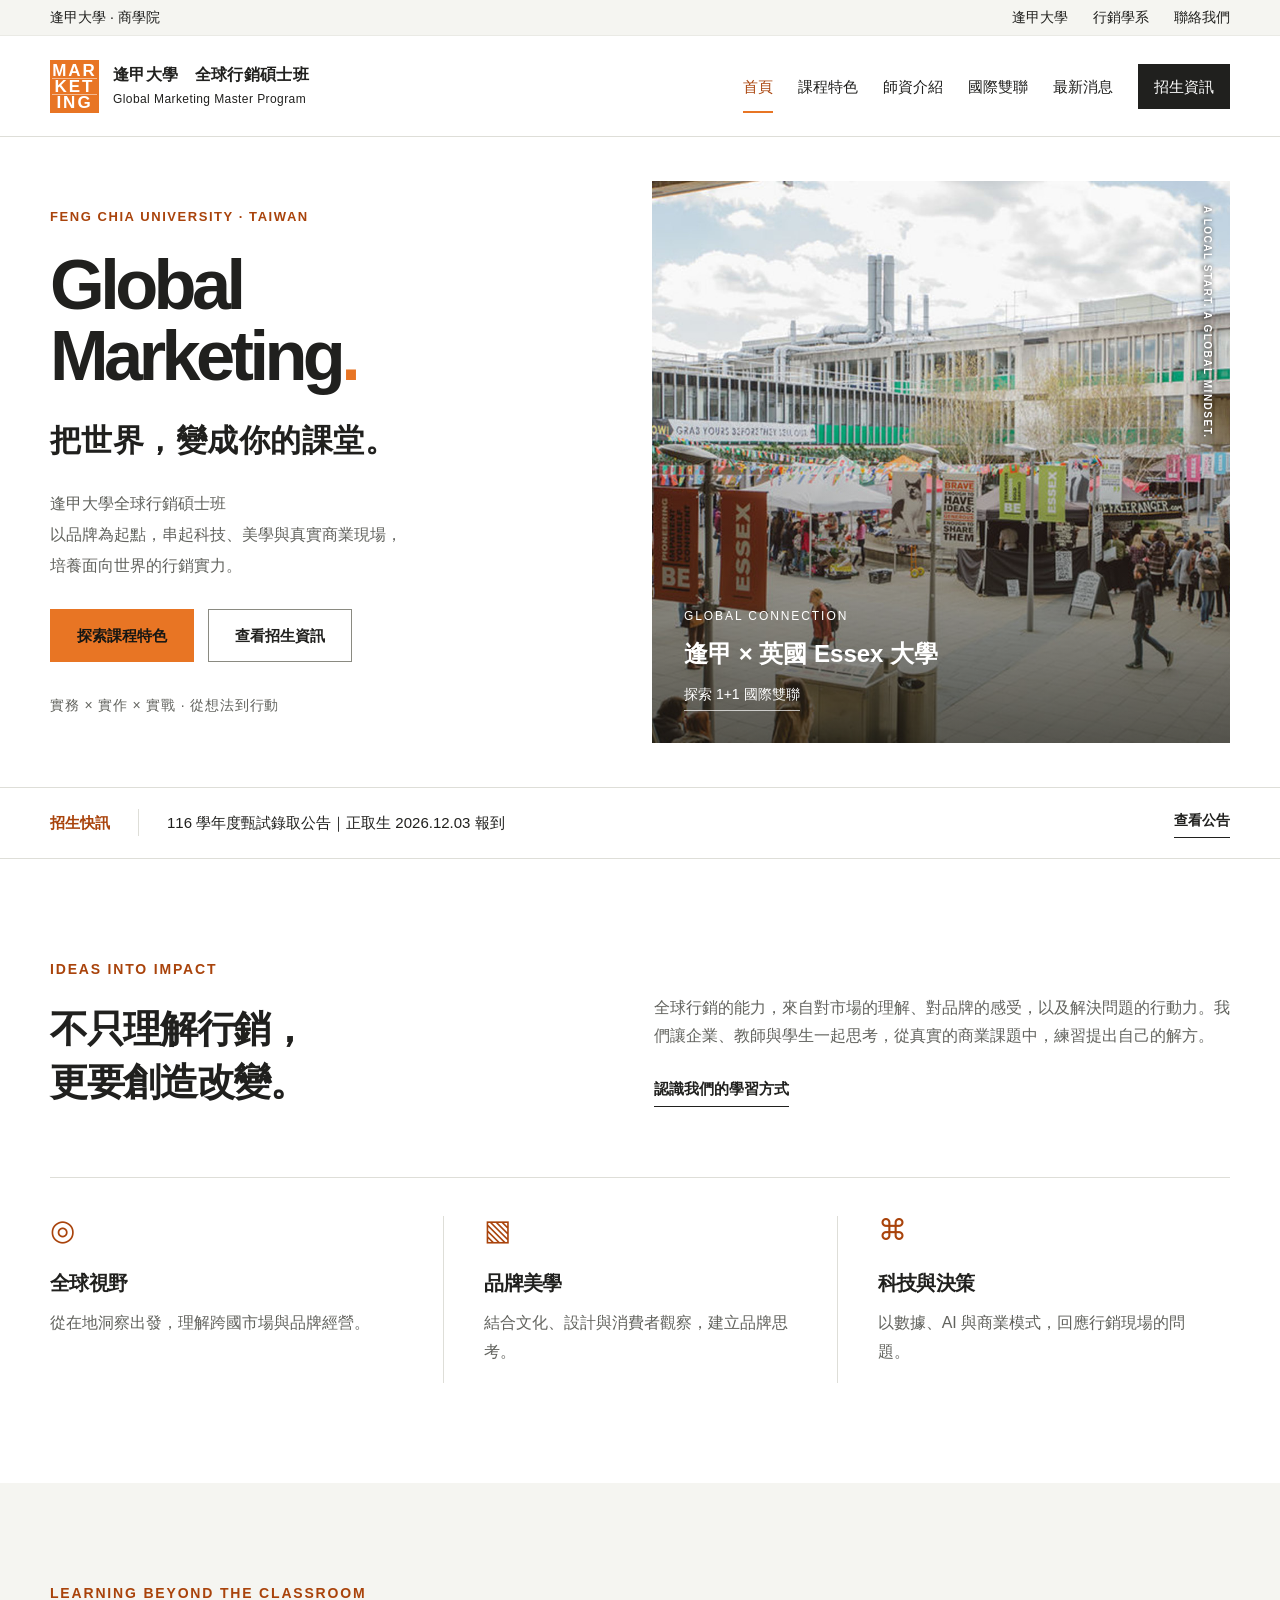
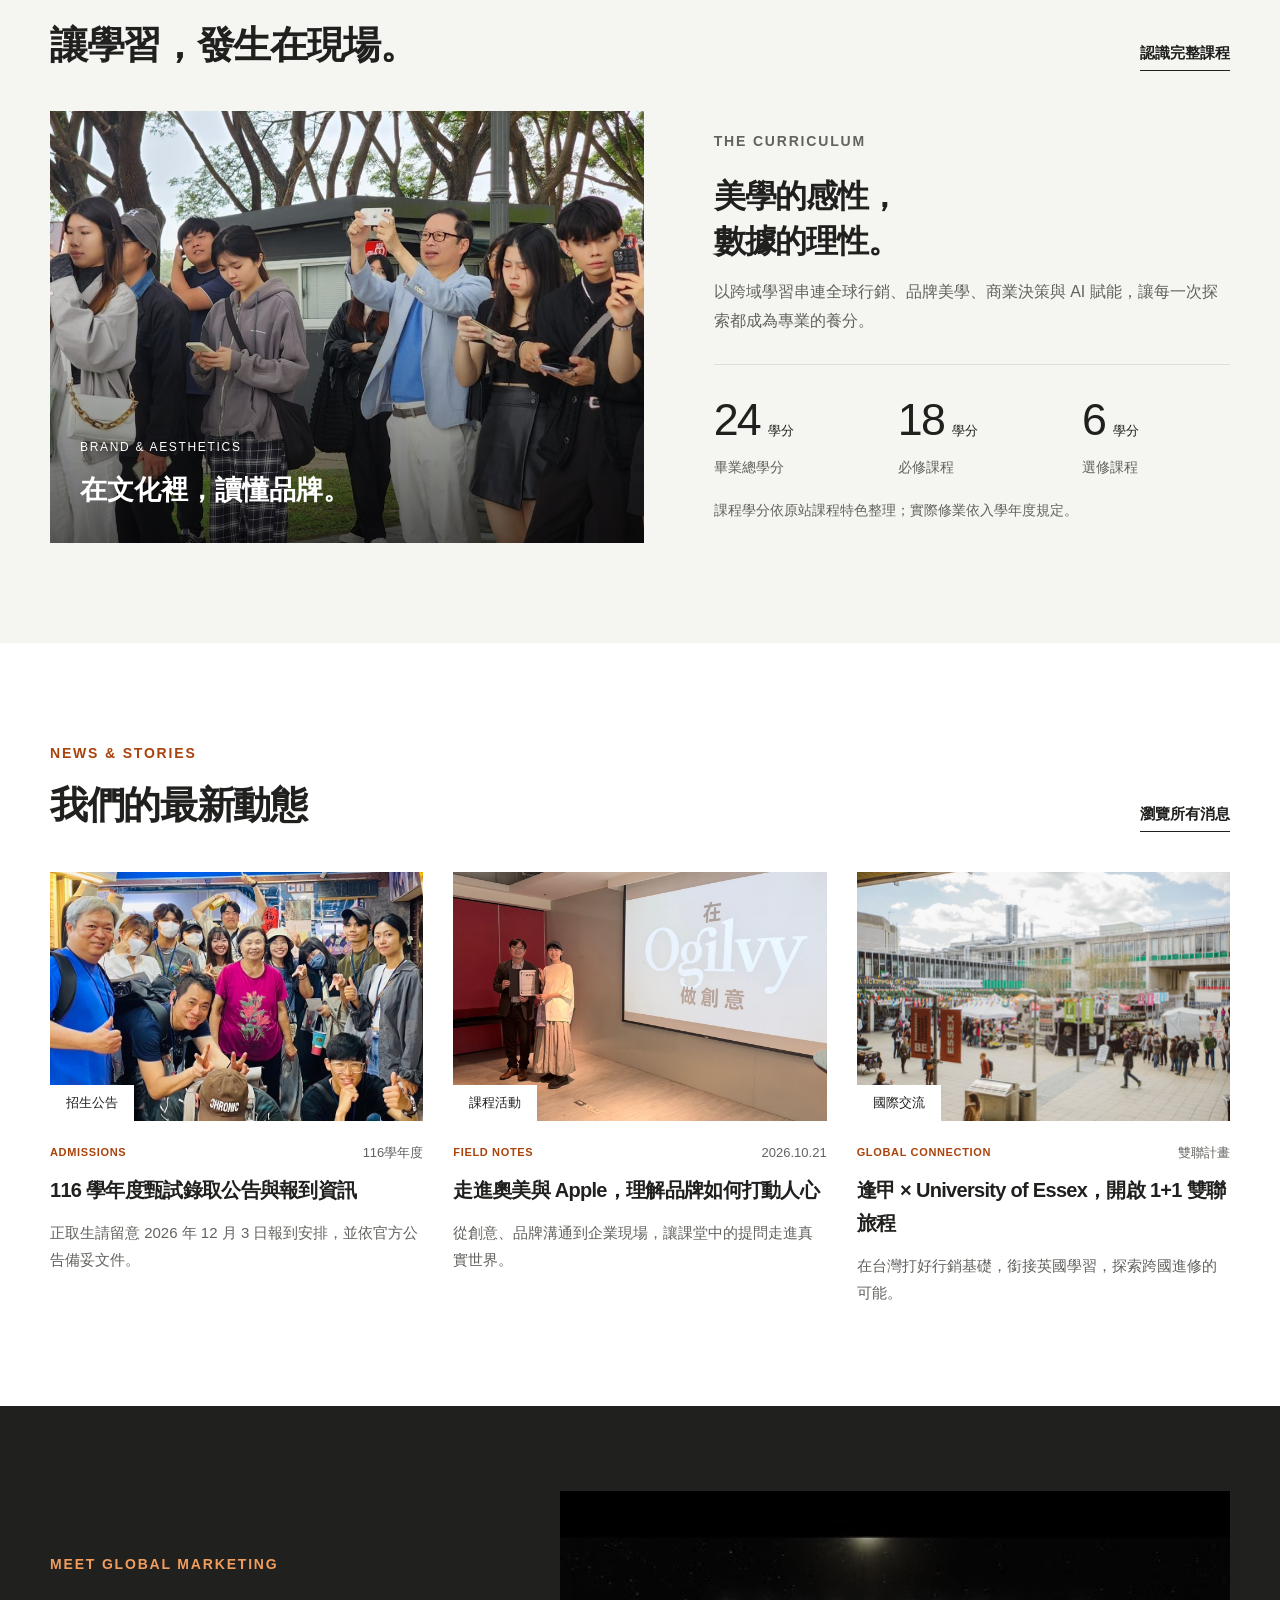
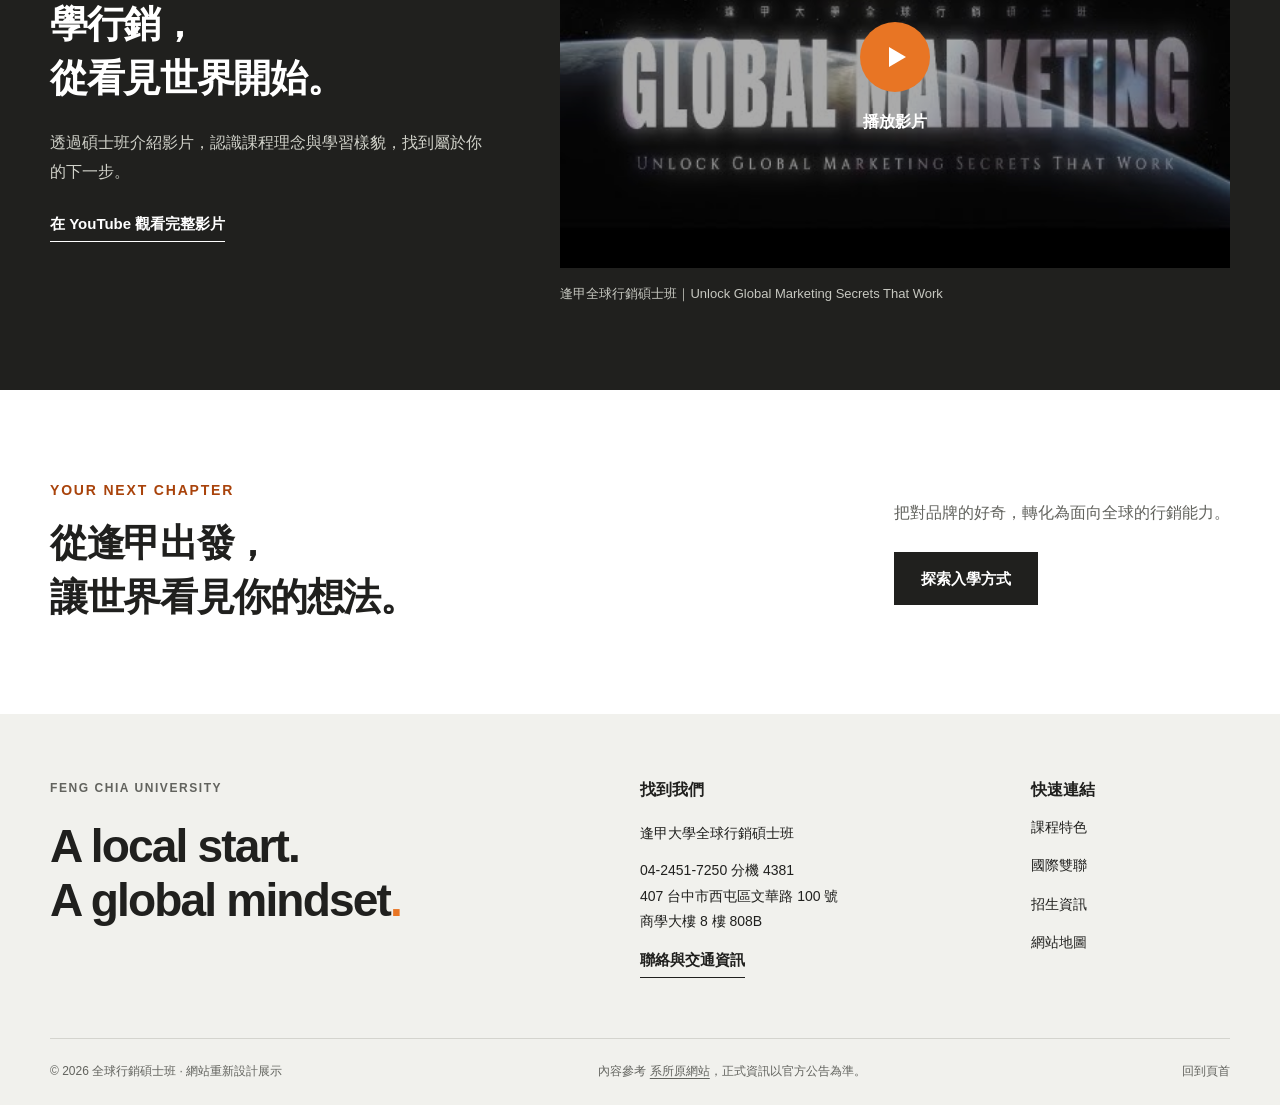
<file: index.html>
<!doctype html>
<html lang="zh-Hant-TW"><head><meta charset="utf-8"><meta name="viewport" content="width=device-width, initial-scale=1"><title>逢甲大學全球行銷碩士班｜品牌美學・AI 行銷・國際雙聯</title><meta name="description" content="認識逢甲大學全球行銷碩士班，探索全球行銷、品牌美學、商業決策與 AI 賦能課程、企業實作、國際雙聯及招生資訊。"><meta name="robots" content="index, follow, max-image-preview:large"><meta name="theme-color" content="#e87822"><link rel="canonical" href="https://fcu-global-marketing-redesign.jamesyeh0627.chatgpt.site/"><link rel="icon" href="Pics/favicon.svg" type="image/svg+xml"><link rel="stylesheet" href="CSS/style.css"><meta property="og:type" content="website"><meta property="og:locale" content="zh_TW"><meta property="og:site_name" content="逢甲大學全球行銷碩士班"><meta property="og:title" content="逢甲大學全球行銷碩士班｜品牌美學・AI 行銷・國際雙聯"><meta property="og:description" content="認識逢甲大學全球行銷碩士班，探索全球行銷、品牌美學、商業決策與 AI 賦能課程、企業實作、國際雙聯及招生資訊。"><meta property="og:url" content="https://fcu-global-marketing-redesign.jamesyeh0627.chatgpt.site/"><meta property="og:image" content="https://fcu-global-marketing-redesign.jamesyeh0627.chatgpt.site/Pics/essex-campus.jpg"><meta property="og:image:alt" content="英國 Essex 大學校園與全球學習環境"><meta name="twitter:card" content="summary_large_image"><meta name="twitter:title" content="逢甲大學全球行銷碩士班｜品牌美學・AI 行銷・國際雙聯"><meta name="twitter:description" content="認識逢甲大學全球行銷碩士班，探索全球行銷、品牌美學、商業決策與 AI 賦能課程、企業實作、國際雙聯及招生資訊。"><meta name="twitter:image" content="https://fcu-global-marketing-redesign.jamesyeh0627.chatgpt.site/Pics/essex-campus.jpg"><script type="application/ld+json">{"@context": "https://schema.org", "@graph": [{"@type": "CollegeOrUniversity", "@id": "https://fcu-global-marketing-redesign.jamesyeh0627.chatgpt.site/#organization", "name": "逢甲大學全球行銷碩士班", "alternateName": "Global Marketing Master Program, Feng Chia University", "url": "https://fcu-global-marketing-redesign.jamesyeh0627.chatgpt.site/", "telephone": "+886-4-24517250", "address": {"@type": "PostalAddress", "streetAddress": "文華路100號 商學大樓808B", "addressLocality": "西屯區", "addressRegion": "台中市", "postalCode": "407", "addressCountry": "TW"}, "sameAs": ["https://globalmarketing.fcu.edu.tw/", "https://www.facebook.com/fcumarketing/", "https://www.instagram.com/global_marketing_fcu/"]}, {"@type": "WebSite", "@id": "https://fcu-global-marketing-redesign.jamesyeh0627.chatgpt.site/#website", "url": "https://fcu-global-marketing-redesign.jamesyeh0627.chatgpt.site/", "name": "逢甲大學全球行銷碩士班", "inLanguage": "zh-TW"}, {"@type": "WebPage", "@id": "https://fcu-global-marketing-redesign.jamesyeh0627.chatgpt.site/#webpage", "url": "https://fcu-global-marketing-redesign.jamesyeh0627.chatgpt.site/", "name": "逢甲大學全球行銷碩士班｜品牌美學・AI 行銷・國際雙聯", "description": "認識逢甲大學全球行銷碩士班，探索全球行銷、品牌美學、商業決策與 AI 賦能課程、企業實作、國際雙聯及招生資訊。", "inLanguage": "zh-TW", "isPartOf": {"@id": "https://fcu-global-marketing-redesign.jamesyeh0627.chatgpt.site/#website"}}, {"@type": "EducationalOccupationalProgram", "name": "全球行銷碩士班", "provider": {"@id": "https://fcu-global-marketing-redesign.jamesyeh0627.chatgpt.site/#organization"}, "url": "https://fcu-global-marketing-redesign.jamesyeh0627.chatgpt.site/", "description": "認識逢甲大學全球行銷碩士班，探索全球行銷、品牌美學、商業決策與 AI 賦能課程、企業實作、國際雙聯及招生資訊。"}]}</script><script src="JS/main.js" defer></script></head><body id="top"><a class="skip-link" href="#main">跳至主要內容</a><div class="utility"><div class="wrap"><span>逢甲大學 · 商學院</span><div><a href="https://www.fcu.edu.tw/" target="_blank" rel="noopener noreferrer">逢甲大學</a><a href="https://marketing.fcu.edu.tw/" target="_blank" rel="noopener noreferrer">行銷學系</a><a href="contact.html">聯絡我們</a></div></div></div><header class="site-header"><div class="wrap header-inner"><a class="brand" href="index.html" aria-label="逢甲大學全球行銷碩士班首頁"><span class="brand-mark" aria-hidden="true"><span>MAR</span><span>KET</span><span>ING</span></span><span class="brand-text"><strong>逢甲大學　全球行銷碩士班</strong><span lang="en">Global Marketing Master Program</span></span></a><button type="button" class="menu-toggle" aria-label="開啟或關閉主選單" aria-expanded="false" aria-controls="primary-nav"><span class="menu-bars" aria-hidden="true"></span><span>選單</span></button><nav id="primary-nav" class="primary-nav" aria-label="主要導覽"><a href="index.html" aria-current="page">首頁</a><a href="courses.html">課程特色</a><a href="faculty.html">師資介紹</a><a href="international.html">國際雙聯</a><a href="news.html">最新消息</a><a href="admissions.html">招生資訊</a></nav></div></header><main id="main"><section class="hero wrap grid"><div class="hero-copy"><p class="eyebrow">FENG CHIA UNIVERSITY · TAIWAN</p><h1><span class="english-title" lang="en">Global<br>Marketing<span class="orange-dot">.</span></span><span class="chinese-title">把世界，變成你的課堂。</span></h1><p class="hero-description">逢甲大學全球行銷碩士班<br>以品牌為起點，串起科技、美學與真實商業現場，<br class="desktop-break">培養面向世界的行銷實力。</p><div class="button-group"><a href="courses.html" class="button orange">探索課程特色</a><a href="admissions.html" class="button outline">查看招生資訊</a></div><p class="hero-note">實務 × 實作 × 實戰 · 從想法到行動</p></div><div class="hero-visual"><img src="Pics/essex-campus.jpg" alt="英國艾塞克斯大學校園，呈現全球行銷碩士班的國際學習視野" class="" width="1500" height="1000" fetchpriority="high" decoding="async"><div class="photo-caption"><span>GLOBAL CONNECTION</span><strong>逢甲 × 英國 Essex 大學</strong><a href="international.html">探索 1+1 國際雙聯</a></div><span class="vertical-note" aria-hidden="true">A LOCAL START. A GLOBAL MINDSET.</span></div></section><aside class="announcement"><div class="wrap"><span class="announcement-tag">招生快訊</span><p>116 學年度甄試錄取公告｜正取生 2026.12.03 報到</p><a href="news-admissions.html" class="text-link">查看公告</a></div></aside><section class="section wrap"><div class="grid about-grid"><div><p class="eyebrow">IDEAS INTO IMPACT</p><h2>不只理解行銷，<br>更要創造改變。</h2></div><div class="about-copy"><p>全球行銷的能力，來自對市場的理解、對品牌的感受，以及解決問題的行動力。我們讓企業、教師與學生一起思考，從真實的商業課題中，練習提出自己的解方。</p><a href="courses.html" class="text-link">認識我們的學習方式</a></div></div><div class="pillars"><article><span class="pillar-icon" aria-hidden="true">◎</span><h3>全球視野</h3><p>從在地洞察出發，理解跨國市場與品牌經營。</p></article><article><span class="pillar-icon" aria-hidden="true">▧</span><h3>品牌美學</h3><p>結合文化、設計與消費者觀察，建立品牌思考。</p></article><article><span class="pillar-icon" aria-hidden="true">⌘</span><h3>科技與決策</h3><p>以數據、AI 與商業模式，回應行銷現場的問題。</p></article></div></section><section class="section soft"><div class="wrap"><div class="section-heading"><div><p class="eyebrow">LEARNING BEYOND THE CLASSROOM</p><h2>讓學習，發生在現場。</h2></div><a href="courses.html" class="text-link">認識完整課程</a></div><div class="learning-grid"><a class="feature-photo" href="courses.html#practice"><img src="Pics/museum.jpg" alt="師生於奇美博物館進行品牌美學課程參訪" class="" width="1500" height="1000" loading="lazy" decoding="async"><span><small>BRAND & AESTHETICS</small><strong>在文化裡，讀懂品牌。</strong></span></a><div class="learning-side"><div><p class="eyebrow">THE CURRICULUM</p><h3>美學的感性，<br>數據的理性。</h3><p>以跨域學習串連全球行銷、品牌美學、商業決策與 AI 賦能，讓每一次探索都成為專業的養分。</p></div><div class="credit-row"><div><strong>24<span>學分</span></strong><p>畢業總學分</p></div><div><strong>18<span>學分</span></strong><p>必修課程</p></div><div><strong>6<span>學分</span></strong><p>選修課程</p></div></div><p class="fine-print">課程學分依原站課程特色整理；實際修業依入學年度規定。</p></div></div></div></section><section class="section wrap"><div class="section-heading"><div><p class="eyebrow">NEWS & STORIES</p><h2>我們的最新動態</h2></div><a href="news.html" class="text-link">瀏覽所有消息</a></div><div class="cards three"><article class="news-card" data-category="招生公告"><a href="news-admissions.html" class="image-link"><img src="Pics/learning.jpg" alt="全球行銷碩士班產學共學活動" class="" width="1500" height="1000" loading="lazy" decoding="async"><span class="image-label">招生公告</span></a><div class="meta"><span>ADMISSIONS</span><span>116學年度</span></div><h3><a href="news-admissions.html" class="card-title">116 學年度甄試錄取公告與報到資訊</a></h3><p>正取生請留意 2026 年 12 月 3 日報到安排，並依官方公告備妥文件。</p></article><article class="news-card" data-category="課程活動"><a href="news-brand-visit.html" class="image-link"><img src="Pics/brand-visit.jpg" alt="全球行銷碩士班師生走訪奧美企業" class="" width="1500" height="1000" loading="lazy" decoding="async"><span class="image-label">課程活動</span></a><div class="meta"><span>FIELD NOTES</span><span>2026.10.21</span></div><h3><a href="news-brand-visit.html" class="card-title">走進奧美與 Apple，理解品牌如何打動人心</a></h3><p>從創意、品牌溝通到企業現場，讓課堂中的提問走進真實世界。</p></article><article class="news-card" data-category="國際交流"><a href="news-essex.html" class="image-link"><img src="Pics/essex-campus.jpg" alt="英國艾塞克斯大學校園與國際學習環境" class="" width="1500" height="1000" loading="lazy" decoding="async"><span class="image-label">國際交流</span></a><div class="meta"><span>GLOBAL CONNECTION</span><span>雙聯計畫</span></div><h3><a href="news-essex.html" class="card-title">逢甲 × University of Essex，開啟 1+1 雙聯旅程</a></h3><p>在台灣打好行銷基礎，銜接英國學習，探索跨國進修的可能。</p></article></div></section><section class="video-section"><div class="wrap grid"><div class="video-copy"><p class="eyebrow">MEET GLOBAL MARKETING</p><h2>學行銷，<br>從看見世界開始。</h2><p>透過碩士班介紹影片，認識課程理念與學習樣貌，找到屬於你的下一步。</p><a class="text-link" href="https://www.youtube.com/watch?v=30iQGFES8Yo" target="_blank" rel="noopener noreferrer">在 YouTube 觀看完整影片</a></div><div class="video-block"><div class="video-player" data-video="30iQGFES8Yo"><img src="Pics/program-video.jpg" alt="逢甲全球行銷碩士班介紹影片封面" width="480" height="360" loading="lazy"><button class="video-play" type="button" aria-label="播放逢甲全球行銷碩士班介紹影片"><span class="play-icon" aria-hidden="true"></span><span>播放影片</span></button></div><p class="video-caption">逢甲全球行銷碩士班｜Unlock Global Marketing Secrets That Work</p></div></div></section><section class="cta wrap"><div><p class="eyebrow">YOUR NEXT CHAPTER</p><h2>從逢甲出發，<br>讓世界看見你的想法。</h2></div><div><p>把對品牌的好奇，轉化為面向全球的行銷能力。</p><a href="admissions.html" class="button dark">探索入學方式</a></div></section></main><footer class="footer"><div class="wrap"><div class="footer-top"><div><p class="eyebrow">FENG CHIA UNIVERSITY</p><p class="footer-headline" lang="en">A local start.<br>A global mindset<span>.</span></p></div><div class="footer-contact"><h2>找到我們</h2><p>逢甲大學全球行銷碩士班</p><a href="tel:+886424517250,4381">04-2451-7250 分機 4381</a><p>407 台中市西屯區文華路 100 號<br>商學大樓 8 樓 808B</p><a href="contact.html" class="text-link">聯絡與交通資訊</a></div><nav class="footer-nav" aria-label="頁尾導覽"><h2>快速連結</h2><a href="courses.html" class="text-link">課程特色</a><a href="international.html" class="text-link">國際雙聯</a><a href="admissions.html" class="text-link">招生資訊</a><a href="sitemap.html" class="text-link">網站地圖</a></nav></div><div class="footer-bottom"><p>© 2026 全球行銷碩士班 · 網站重新設計展示</p><p>內容參考 <a href="https://globalmarketing.fcu.edu.tw/" target="_blank" rel="noopener noreferrer">系所原網站</a>，正式資訊以官方公告為準。</p><a href="#top">回到頁首</a></div></div></footer></body></html>
</file>
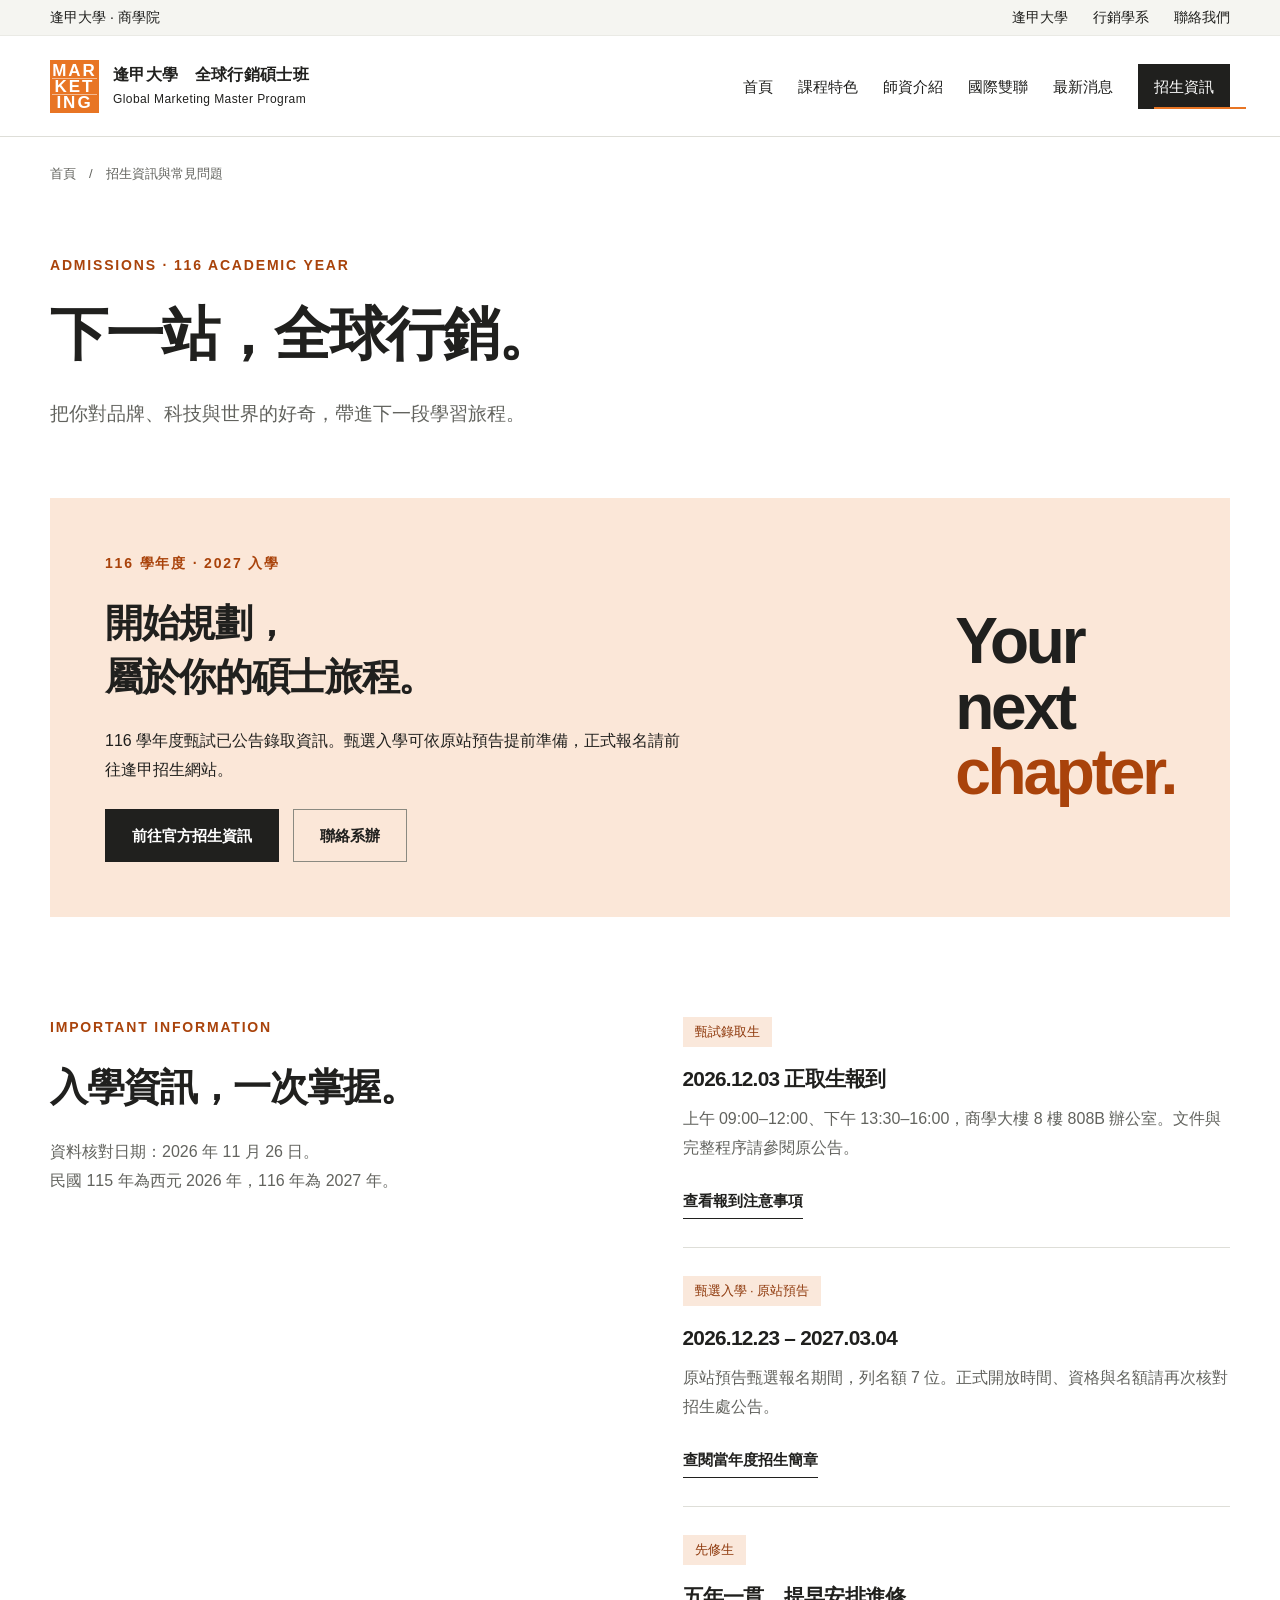
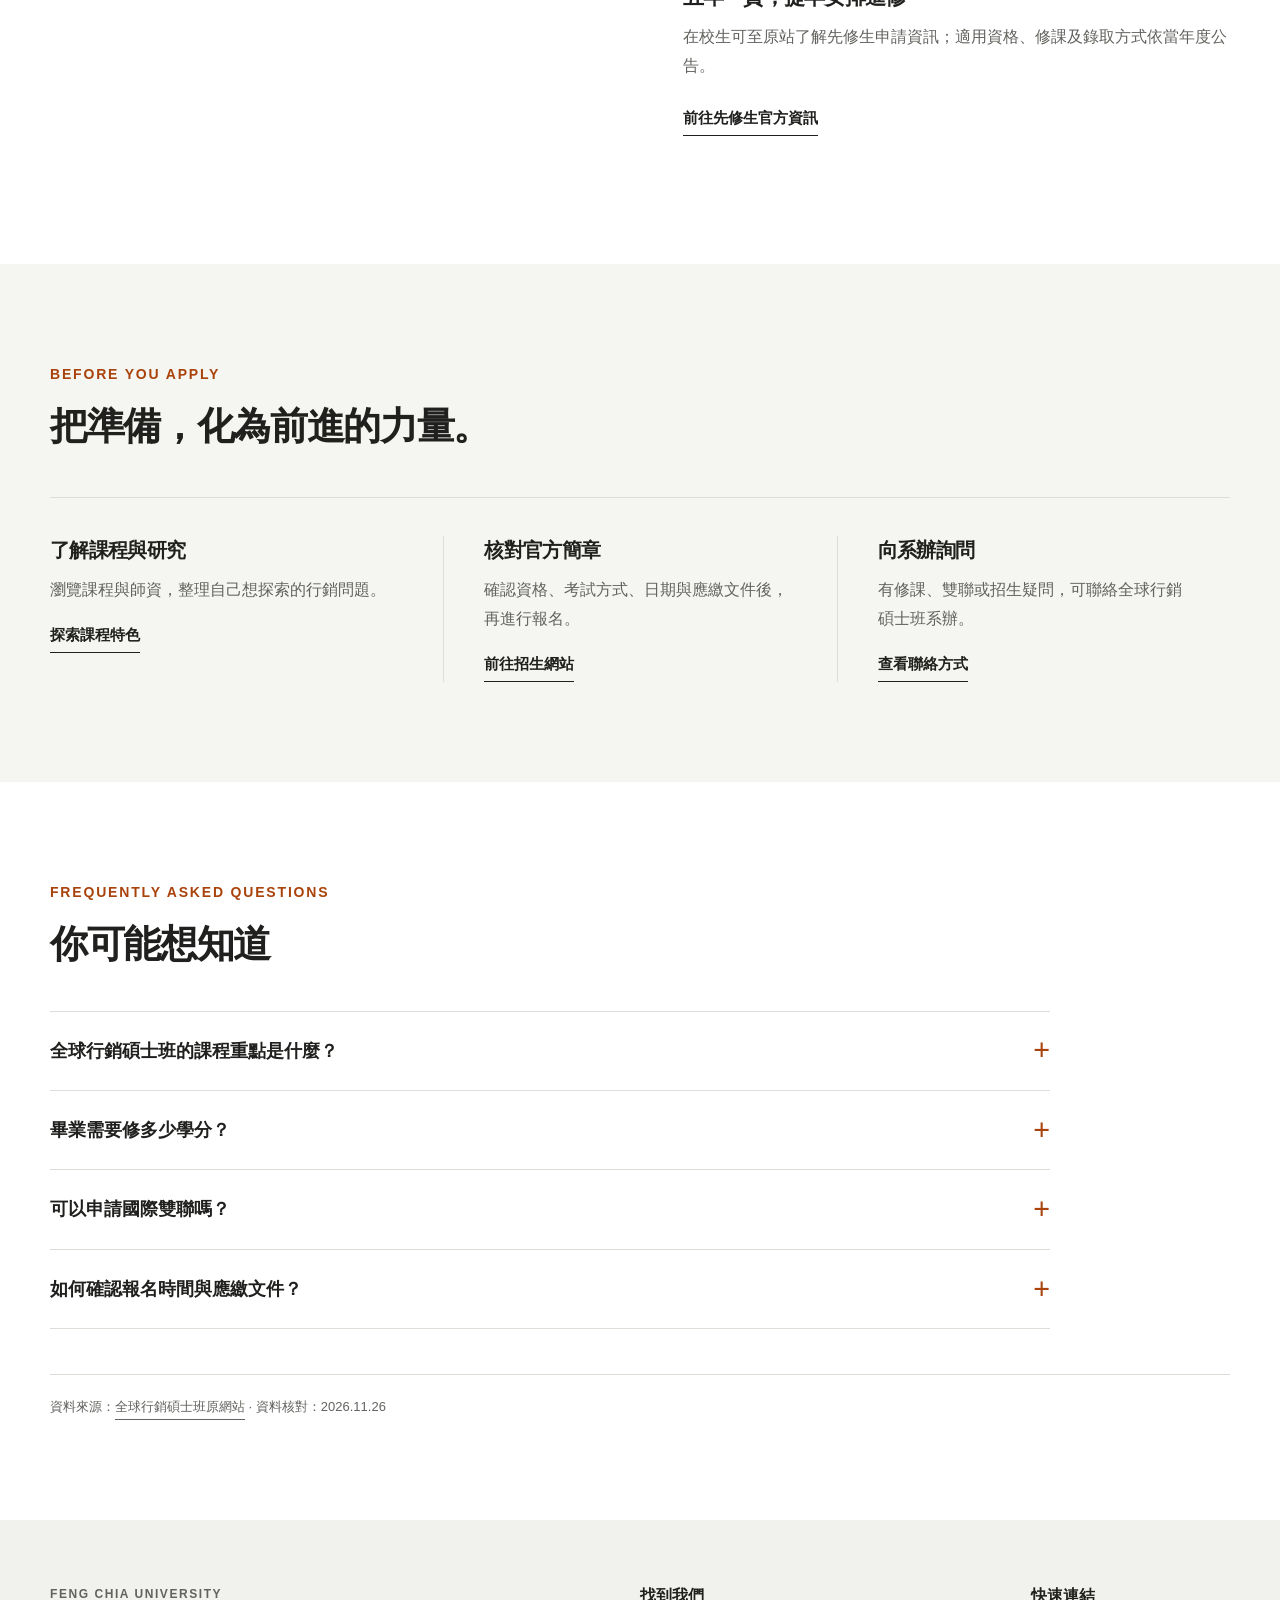
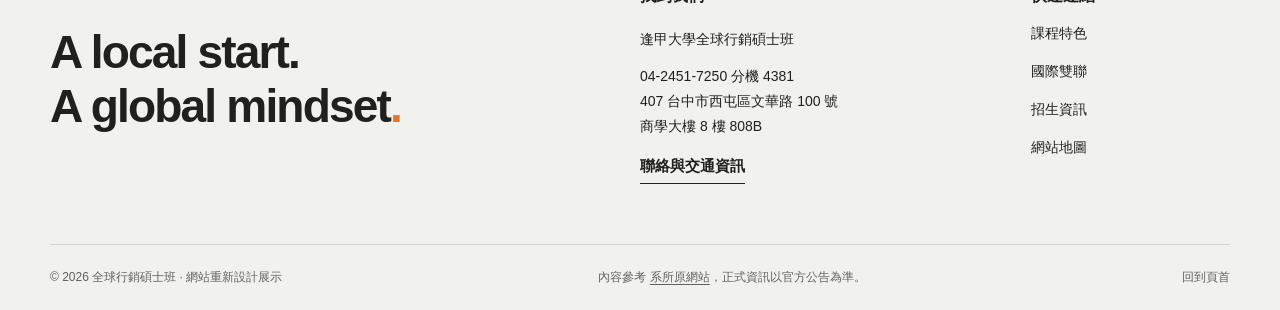
<file: admissions.html>
<!doctype html>
<html lang="zh-Hant-TW"><head><meta charset="utf-8"><meta name="viewport" content="width=device-width, initial-scale=1"><title>招生資訊與常見問題｜116 學年度｜逢甲全球行銷碩士班</title><meta name="description" content="查詢逢甲全球行銷碩士班 116 學年度招生、甄試報到、甄選預告、先修生與常見問題，連結官方簡章及系辦諮詢。"><meta name="robots" content="index, follow, max-image-preview:large"><meta name="theme-color" content="#e87822"><link rel="canonical" href="https://fcu-global-marketing-redesign.jamesyeh0627.chatgpt.site/admissions.html"><link rel="icon" href="Pics/favicon.svg" type="image/svg+xml"><link rel="stylesheet" href="CSS/style.css"><meta property="og:type" content="website"><meta property="og:locale" content="zh_TW"><meta property="og:site_name" content="逢甲大學全球行銷碩士班"><meta property="og:title" content="招生資訊與常見問題｜116 學年度｜逢甲全球行銷碩士班"><meta property="og:description" content="查詢逢甲全球行銷碩士班 116 學年度招生、甄試報到、甄選預告、先修生與常見問題，連結官方簡章及系辦諮詢。"><meta property="og:url" content="https://fcu-global-marketing-redesign.jamesyeh0627.chatgpt.site/admissions.html"><meta property="og:image" content="https://fcu-global-marketing-redesign.jamesyeh0627.chatgpt.site/Pics/essex-campus.jpg"><meta property="og:image:alt" content="英國 Essex 大學校園與全球學習環境"><meta name="twitter:card" content="summary_large_image"><meta name="twitter:title" content="招生資訊與常見問題｜116 學年度｜逢甲全球行銷碩士班"><meta name="twitter:description" content="查詢逢甲全球行銷碩士班 116 學年度招生、甄試報到、甄選預告、先修生與常見問題，連結官方簡章及系辦諮詢。"><meta name="twitter:image" content="https://fcu-global-marketing-redesign.jamesyeh0627.chatgpt.site/Pics/essex-campus.jpg"><script type="application/ld+json">{"@context": "https://schema.org", "@graph": [{"@type": "CollegeOrUniversity", "@id": "https://fcu-global-marketing-redesign.jamesyeh0627.chatgpt.site/#organization", "name": "逢甲大學全球行銷碩士班", "alternateName": "Global Marketing Master Program, Feng Chia University", "url": "https://fcu-global-marketing-redesign.jamesyeh0627.chatgpt.site/", "telephone": "+886-4-24517250", "address": {"@type": "PostalAddress", "streetAddress": "文華路100號 商學大樓808B", "addressLocality": "西屯區", "addressRegion": "台中市", "postalCode": "407", "addressCountry": "TW"}, "sameAs": ["https://globalmarketing.fcu.edu.tw/", "https://www.facebook.com/fcumarketing/", "https://www.instagram.com/global_marketing_fcu/"]}, {"@type": "WebSite", "@id": "https://fcu-global-marketing-redesign.jamesyeh0627.chatgpt.site/#website", "url": "https://fcu-global-marketing-redesign.jamesyeh0627.chatgpt.site/", "name": "逢甲大學全球行銷碩士班", "inLanguage": "zh-TW"}, {"@type": "WebPage", "@id": "https://fcu-global-marketing-redesign.jamesyeh0627.chatgpt.site/admissions.html#webpage", "url": "https://fcu-global-marketing-redesign.jamesyeh0627.chatgpt.site/admissions.html", "name": "招生資訊與常見問題｜116 學年度｜逢甲全球行銷碩士班", "description": "查詢逢甲全球行銷碩士班 116 學年度招生、甄試報到、甄選預告、先修生與常見問題，連結官方簡章及系辦諮詢。", "inLanguage": "zh-TW", "isPartOf": {"@id": "https://fcu-global-marketing-redesign.jamesyeh0627.chatgpt.site/#website"}}, {"@type": "BreadcrumbList", "itemListElement": [{"@type": "ListItem", "position": 1, "name": "首頁", "item": "https://fcu-global-marketing-redesign.jamesyeh0627.chatgpt.site/"}, {"@type": "ListItem", "position": 2, "name": "招生資訊與常見問題", "item": "https://fcu-global-marketing-redesign.jamesyeh0627.chatgpt.site/admissions.html"}]}, {"@type": "FAQPage", "mainEntity": [{"@type": "Question", "name": "全球行銷碩士班的課程重點是什麼？", "acceptedAnswer": {"@type": "Answer", "text": "課程結合全球行銷、品牌美學、商業決策與 AI 賦能，透過企業參訪、案例與實作建立解決問題的能力。"}}, {"@type": "Question", "name": "畢業需要修多少學分？", "acceptedAnswer": {"@type": "Answer", "text": "原站課程特色列出畢業總學分 24 學分，其中必修 18 學分、選修 6 學分。完整畢業條件仍須依入學年度修業規定。"}}, {"@type": "Question", "name": "可以申請國際雙聯嗎？", "acceptedAnswer": {"@type": "Answer", "text": "可了解英國 Essex 大學及法國雷恩商學院合作方案。申請須符合修課、語言與兩校審核要求，請向系辦確認當年度規定。"}}, {"@type": "Question", "name": "如何確認報名時間與應繳文件？", "acceptedAnswer": {"@type": "Answer", "text": "請查閱逢甲大學招生事務處當年度簡章與公告。本站提供資訊整理，正式日期、名額、資格及文件均以官方公告為準。"}}]}]}</script><script src="JS/main.js" defer></script></head><body id="top"><a class="skip-link" href="#main">跳至主要內容</a><div class="utility"><div class="wrap"><span>逢甲大學 · 商學院</span><div><a href="https://www.fcu.edu.tw/" target="_blank" rel="noopener noreferrer">逢甲大學</a><a href="https://marketing.fcu.edu.tw/" target="_blank" rel="noopener noreferrer">行銷學系</a><a href="contact.html">聯絡我們</a></div></div></div><header class="site-header"><div class="wrap header-inner"><a class="brand" href="index.html" aria-label="逢甲大學全球行銷碩士班首頁"><span class="brand-mark" aria-hidden="true"><span>MAR</span><span>KET</span><span>ING</span></span><span class="brand-text"><strong>逢甲大學　全球行銷碩士班</strong><span lang="en">Global Marketing Master Program</span></span></a><button type="button" class="menu-toggle" aria-label="開啟或關閉主選單" aria-expanded="false" aria-controls="primary-nav"><span class="menu-bars" aria-hidden="true"></span><span>選單</span></button><nav id="primary-nav" class="primary-nav" aria-label="主要導覽"><a href="index.html">首頁</a><a href="courses.html">課程特色</a><a href="faculty.html">師資介紹</a><a href="international.html">國際雙聯</a><a href="news.html">最新消息</a><a href="admissions.html" aria-current="page">招生資訊</a></nav></div></header><main id="main"><div class="breadcrumb wrap"><a href="index.html">首頁</a><span aria-hidden="true">/</span><span>招生資訊與常見問題</span></div><section class="page-intro wrap"><p class="eyebrow">ADMISSIONS · 116 ACADEMIC YEAR</p><h1>下一站，全球行銷。</h1><p class="lead">把你對品牌、科技與世界的好奇，帶進下一段學習旅程。</p></section><section class="wrap section-top"><div class="admissions-banner"><div><p class="eyebrow">116 學年度 · 2027 入學</p><h2>開始規劃，<br>屬於你的碩士旅程。</h2><p>116 學年度甄試已公告錄取資訊。甄選入學可依原站預告提前準備，正式報名請前往逢甲招生網站。</p><div class="button-group"><a href="https://www.fcu.edu.tw/recurit_list/mastr_exam/" class="button dark" target="_blank" rel="noopener noreferrer">前往官方招生資訊</a><a href="contact.html" class="button outline">聯絡系辦</a></div></div><div class="admissions-mark" aria-hidden="true">Your<br>next<br><em>chapter.</em></div></div><div class="split-content section"><div><p class="eyebrow">IMPORTANT INFORMATION</p><h2>入學資訊，一次掌握。</h2><p>資料核對日期：2026 年 11 月 26 日。<br>民國 115 年為西元 2026 年，116 年為 2027 年。</p></div><div class="timeline"><article><span class="tag">甄試錄取生</span><h3>2026.12.03 正取生報到</h3><p>上午 09:00–12:00、下午 13:30–16:00，商學大樓 8 樓 808B 辦公室。文件與完整程序請參閱原公告。</p><a href="news-admissions.html" class="text-link">查看報到注意事項</a></article><article><span class="tag">甄選入學 · 原站預告</span><h3>2026.12.23 – 2027.03.04</h3><p>原站預告甄選報名期間，列名額 7 位。正式開放時間、資格與名額請再次核對招生處公告。</p><a href="https://www.fcu.edu.tw/recurit_list/mastr_exam/" class="text-link" target="_blank" rel="noopener noreferrer">查閱當年度招生簡章</a></article><article><span class="tag">先修生</span><h3>五年一貫，提早安排進修</h3><p>在校生可至原站了解先修生申請資訊；適用資格、修課及錄取方式依當年度公告。</p><a href="https://globalmarketing.fcu.edu.tw/先修生" class="text-link" target="_blank" rel="noopener noreferrer">前往先修生官方資訊</a></article></div></div></section><section class="soft section"><div class="wrap"><div class="section-heading"><div><p class="eyebrow">BEFORE YOU APPLY</p><h2>把準備，化為前進的力量。</h2></div></div><div class="pillars"><article><h3>了解課程與研究</h3><p>瀏覽課程與師資，整理自己想探索的行銷問題。</p><a href="courses.html" class="text-link">探索課程特色</a></article><article><h3>核對官方簡章</h3><p>確認資格、考試方式、日期與應繳文件後，再進行報名。</p><a href="https://www.fcu.edu.tw/recurit_list/mastr_exam/" class="text-link" target="_blank" rel="noopener noreferrer">前往招生網站</a></article><article><h3>向系辦詢問</h3><p>有修課、雙聯或招生疑問，可聯絡全球行銷碩士班系辦。</p><a href="contact.html" class="text-link">查看聯絡方式</a></article></div></div></section><section class="wrap section" id="faq"><div class="section-heading"><div><p class="eyebrow">FREQUENTLY ASKED QUESTIONS</p><h2>你可能想知道</h2></div></div><div class="faq"><details><summary>全球行銷碩士班的課程重點是什麼？</summary><p>課程結合全球行銷、品牌美學、商業決策與 AI 賦能，透過企業參訪、案例與實作建立解決問題的能力。</p></details><details><summary>畢業需要修多少學分？</summary><p>原站課程特色列出畢業總學分 24 學分，其中必修 18 學分、選修 6 學分。完整畢業條件仍須依入學年度修業規定。</p></details><details><summary>可以申請國際雙聯嗎？</summary><p>可了解英國 Essex 大學及法國雷恩商學院合作方案。申請須符合修課、語言與兩校審核要求，請向系辦確認當年度規定。</p></details><details><summary>如何確認報名時間與應繳文件？</summary><p>請查閱逢甲大學招生事務處當年度簡章與公告。本站提供資訊整理，正式日期、名額、資格及文件均以官方公告為準。</p></details></div><p class="source">資料來源：<a href="https://globalmarketing.fcu.edu.tw/" class="text-link" target="_blank" rel="noopener noreferrer">全球行銷碩士班原網站</a> · 資料核對：2026.11.26</p></section></main><footer class="footer"><div class="wrap"><div class="footer-top"><div><p class="eyebrow">FENG CHIA UNIVERSITY</p><p class="footer-headline" lang="en">A local start.<br>A global mindset<span>.</span></p></div><div class="footer-contact"><h2>找到我們</h2><p>逢甲大學全球行銷碩士班</p><a href="tel:+886424517250,4381">04-2451-7250 分機 4381</a><p>407 台中市西屯區文華路 100 號<br>商學大樓 8 樓 808B</p><a href="contact.html" class="text-link">聯絡與交通資訊</a></div><nav class="footer-nav" aria-label="頁尾導覽"><h2>快速連結</h2><a href="courses.html" class="text-link">課程特色</a><a href="international.html" class="text-link">國際雙聯</a><a href="admissions.html" class="text-link">招生資訊</a><a href="sitemap.html" class="text-link">網站地圖</a></nav></div><div class="footer-bottom"><p>© 2026 全球行銷碩士班 · 網站重新設計展示</p><p>內容參考 <a href="https://globalmarketing.fcu.edu.tw/" target="_blank" rel="noopener noreferrer">系所原網站</a>，正式資訊以官方公告為準。</p><a href="#top">回到頁首</a></div></div></footer></body></html>
</file>
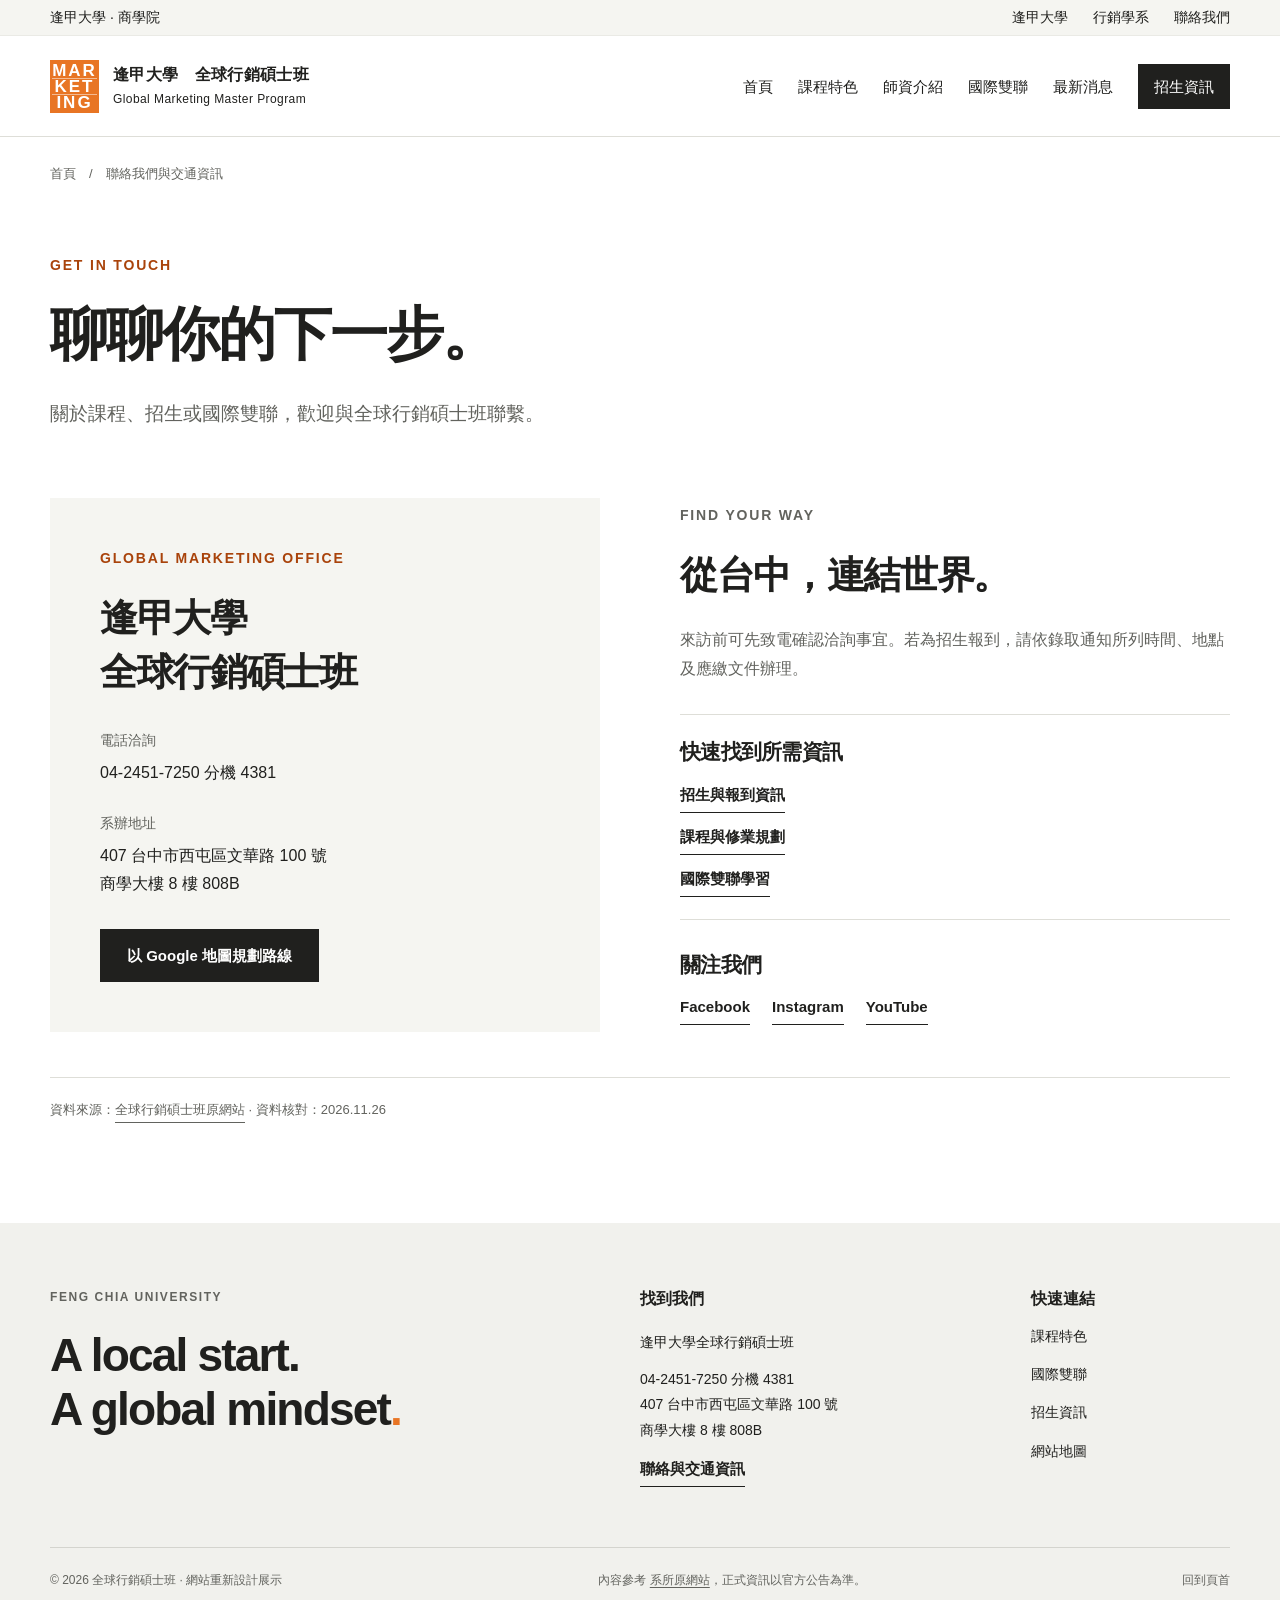
<file: contact.html>
<!doctype html>
<html lang="zh-Hant-TW"><head><meta charset="utf-8"><meta name="viewport" content="width=device-width, initial-scale=1"><title>聯絡我們與交通資訊｜逢甲全球行銷碩士班</title><meta name="description" content="聯絡逢甲大學全球行銷碩士班：04-2451-7250 分機 4381，台中市西屯區文華路100號商學大樓808B，查閱交通與官方社群。"><meta name="robots" content="index, follow, max-image-preview:large"><meta name="theme-color" content="#e87822"><link rel="canonical" href="https://fcu-global-marketing-redesign.jamesyeh0627.chatgpt.site/contact.html"><link rel="icon" href="Pics/favicon.svg" type="image/svg+xml"><link rel="stylesheet" href="CSS/style.css"><meta property="og:type" content="website"><meta property="og:locale" content="zh_TW"><meta property="og:site_name" content="逢甲大學全球行銷碩士班"><meta property="og:title" content="聯絡我們與交通資訊｜逢甲全球行銷碩士班"><meta property="og:description" content="聯絡逢甲大學全球行銷碩士班：04-2451-7250 分機 4381，台中市西屯區文華路100號商學大樓808B，查閱交通與官方社群。"><meta property="og:url" content="https://fcu-global-marketing-redesign.jamesyeh0627.chatgpt.site/contact.html"><meta property="og:image" content="https://fcu-global-marketing-redesign.jamesyeh0627.chatgpt.site/Pics/essex-campus.jpg"><meta property="og:image:alt" content="英國 Essex 大學校園與全球學習環境"><meta name="twitter:card" content="summary_large_image"><meta name="twitter:title" content="聯絡我們與交通資訊｜逢甲全球行銷碩士班"><meta name="twitter:description" content="聯絡逢甲大學全球行銷碩士班：04-2451-7250 分機 4381，台中市西屯區文華路100號商學大樓808B，查閱交通與官方社群。"><meta name="twitter:image" content="https://fcu-global-marketing-redesign.jamesyeh0627.chatgpt.site/Pics/essex-campus.jpg"><script type="application/ld+json">{"@context": "https://schema.org", "@graph": [{"@type": "CollegeOrUniversity", "@id": "https://fcu-global-marketing-redesign.jamesyeh0627.chatgpt.site/#organization", "name": "逢甲大學全球行銷碩士班", "alternateName": "Global Marketing Master Program, Feng Chia University", "url": "https://fcu-global-marketing-redesign.jamesyeh0627.chatgpt.site/", "telephone": "+886-4-24517250", "address": {"@type": "PostalAddress", "streetAddress": "文華路100號 商學大樓808B", "addressLocality": "西屯區", "addressRegion": "台中市", "postalCode": "407", "addressCountry": "TW"}, "sameAs": ["https://globalmarketing.fcu.edu.tw/", "https://www.facebook.com/fcumarketing/", "https://www.instagram.com/global_marketing_fcu/"]}, {"@type": "WebSite", "@id": "https://fcu-global-marketing-redesign.jamesyeh0627.chatgpt.site/#website", "url": "https://fcu-global-marketing-redesign.jamesyeh0627.chatgpt.site/", "name": "逢甲大學全球行銷碩士班", "inLanguage": "zh-TW"}, {"@type": "WebPage", "@id": "https://fcu-global-marketing-redesign.jamesyeh0627.chatgpt.site/contact.html#webpage", "url": "https://fcu-global-marketing-redesign.jamesyeh0627.chatgpt.site/contact.html", "name": "聯絡我們與交通資訊｜逢甲全球行銷碩士班", "description": "聯絡逢甲大學全球行銷碩士班：04-2451-7250 分機 4381，台中市西屯區文華路100號商學大樓808B，查閱交通與官方社群。", "inLanguage": "zh-TW", "isPartOf": {"@id": "https://fcu-global-marketing-redesign.jamesyeh0627.chatgpt.site/#website"}}, {"@type": "BreadcrumbList", "itemListElement": [{"@type": "ListItem", "position": 1, "name": "首頁", "item": "https://fcu-global-marketing-redesign.jamesyeh0627.chatgpt.site/"}, {"@type": "ListItem", "position": 2, "name": "聯絡我們與交通資訊", "item": "https://fcu-global-marketing-redesign.jamesyeh0627.chatgpt.site/contact.html"}]}]}</script><script src="JS/main.js" defer></script></head><body id="top"><a class="skip-link" href="#main">跳至主要內容</a><div class="utility"><div class="wrap"><span>逢甲大學 · 商學院</span><div><a href="https://www.fcu.edu.tw/" target="_blank" rel="noopener noreferrer">逢甲大學</a><a href="https://marketing.fcu.edu.tw/" target="_blank" rel="noopener noreferrer">行銷學系</a><a href="contact.html">聯絡我們</a></div></div></div><header class="site-header"><div class="wrap header-inner"><a class="brand" href="index.html" aria-label="逢甲大學全球行銷碩士班首頁"><span class="brand-mark" aria-hidden="true"><span>MAR</span><span>KET</span><span>ING</span></span><span class="brand-text"><strong>逢甲大學　全球行銷碩士班</strong><span lang="en">Global Marketing Master Program</span></span></a><button type="button" class="menu-toggle" aria-label="開啟或關閉主選單" aria-expanded="false" aria-controls="primary-nav"><span class="menu-bars" aria-hidden="true"></span><span>選單</span></button><nav id="primary-nav" class="primary-nav" aria-label="主要導覽"><a href="index.html">首頁</a><a href="courses.html">課程特色</a><a href="faculty.html">師資介紹</a><a href="international.html">國際雙聯</a><a href="news.html">最新消息</a><a href="admissions.html">招生資訊</a></nav></div></header><main id="main"><div class="breadcrumb wrap"><a href="index.html">首頁</a><span aria-hidden="true">/</span><span>聯絡我們與交通資訊</span></div><section class="page-intro wrap"><p class="eyebrow">GET IN TOUCH</p><h1>聊聊你的下一步。</h1><p class="lead">關於課程、招生或國際雙聯，歡迎與全球行銷碩士班聯繫。</p></section><section class="wrap section-top section-bottom"><div class="contact-grid"><div class="contact-panel"><p class="eyebrow">GLOBAL MARKETING OFFICE</p><h2>逢甲大學<br>全球行銷碩士班</h2><dl><dt>電話洽詢</dt><dd><a href="tel:+886424517250,4381">04-2451-7250 分機 4381</a></dd><dt>系辦地址</dt><dd>407 台中市西屯區文華路 100 號<br>商學大樓 8 樓 808B</dd></dl><a href="https://www.google.com/maps/search/?api=1&query=逢甲大學商學大樓" class="button dark" target="_blank" rel="noopener noreferrer">以 Google 地圖規劃路線</a></div><div><p class="eyebrow">FIND YOUR WAY</p><h2>從台中，連結世界。</h2><p>來訪前可先致電確認洽詢事宜。若為招生報到，請依錄取通知所列時間、地點及應繳文件辦理。</p><div class="contact-links"><h3>快速找到所需資訊</h3><a href="admissions.html" class="text-link">招生與報到資訊</a><a href="courses.html" class="text-link">課程與修業規劃</a><a href="international.html" class="text-link">國際雙聯學習</a></div><h3>關注我們</h3><div class="social-links"><a href="https://www.facebook.com/fcumarketing/" class="text-link" target="_blank" rel="noopener noreferrer">Facebook</a><a href="https://www.instagram.com/global_marketing_fcu/" class="text-link" target="_blank" rel="noopener noreferrer">Instagram</a><a href="https://www.youtube.com/channel/UC1nF3nJJuFy321viKNtVLiw/" class="text-link" target="_blank" rel="noopener noreferrer">YouTube</a></div></div></div><p class="source">資料來源：<a href="https://globalmarketing.fcu.edu.tw/" class="text-link" target="_blank" rel="noopener noreferrer">全球行銷碩士班原網站</a> · 資料核對：2026.11.26</p></section></main><footer class="footer"><div class="wrap"><div class="footer-top"><div><p class="eyebrow">FENG CHIA UNIVERSITY</p><p class="footer-headline" lang="en">A local start.<br>A global mindset<span>.</span></p></div><div class="footer-contact"><h2>找到我們</h2><p>逢甲大學全球行銷碩士班</p><a href="tel:+886424517250,4381">04-2451-7250 分機 4381</a><p>407 台中市西屯區文華路 100 號<br>商學大樓 8 樓 808B</p><a href="contact.html" class="text-link">聯絡與交通資訊</a></div><nav class="footer-nav" aria-label="頁尾導覽"><h2>快速連結</h2><a href="courses.html" class="text-link">課程特色</a><a href="international.html" class="text-link">國際雙聯</a><a href="admissions.html" class="text-link">招生資訊</a><a href="sitemap.html" class="text-link">網站地圖</a></nav></div><div class="footer-bottom"><p>© 2026 全球行銷碩士班 · 網站重新設計展示</p><p>內容參考 <a href="https://globalmarketing.fcu.edu.tw/" target="_blank" rel="noopener noreferrer">系所原網站</a>，正式資訊以官方公告為準。</p><a href="#top">回到頁首</a></div></div></footer></body></html>
</file>
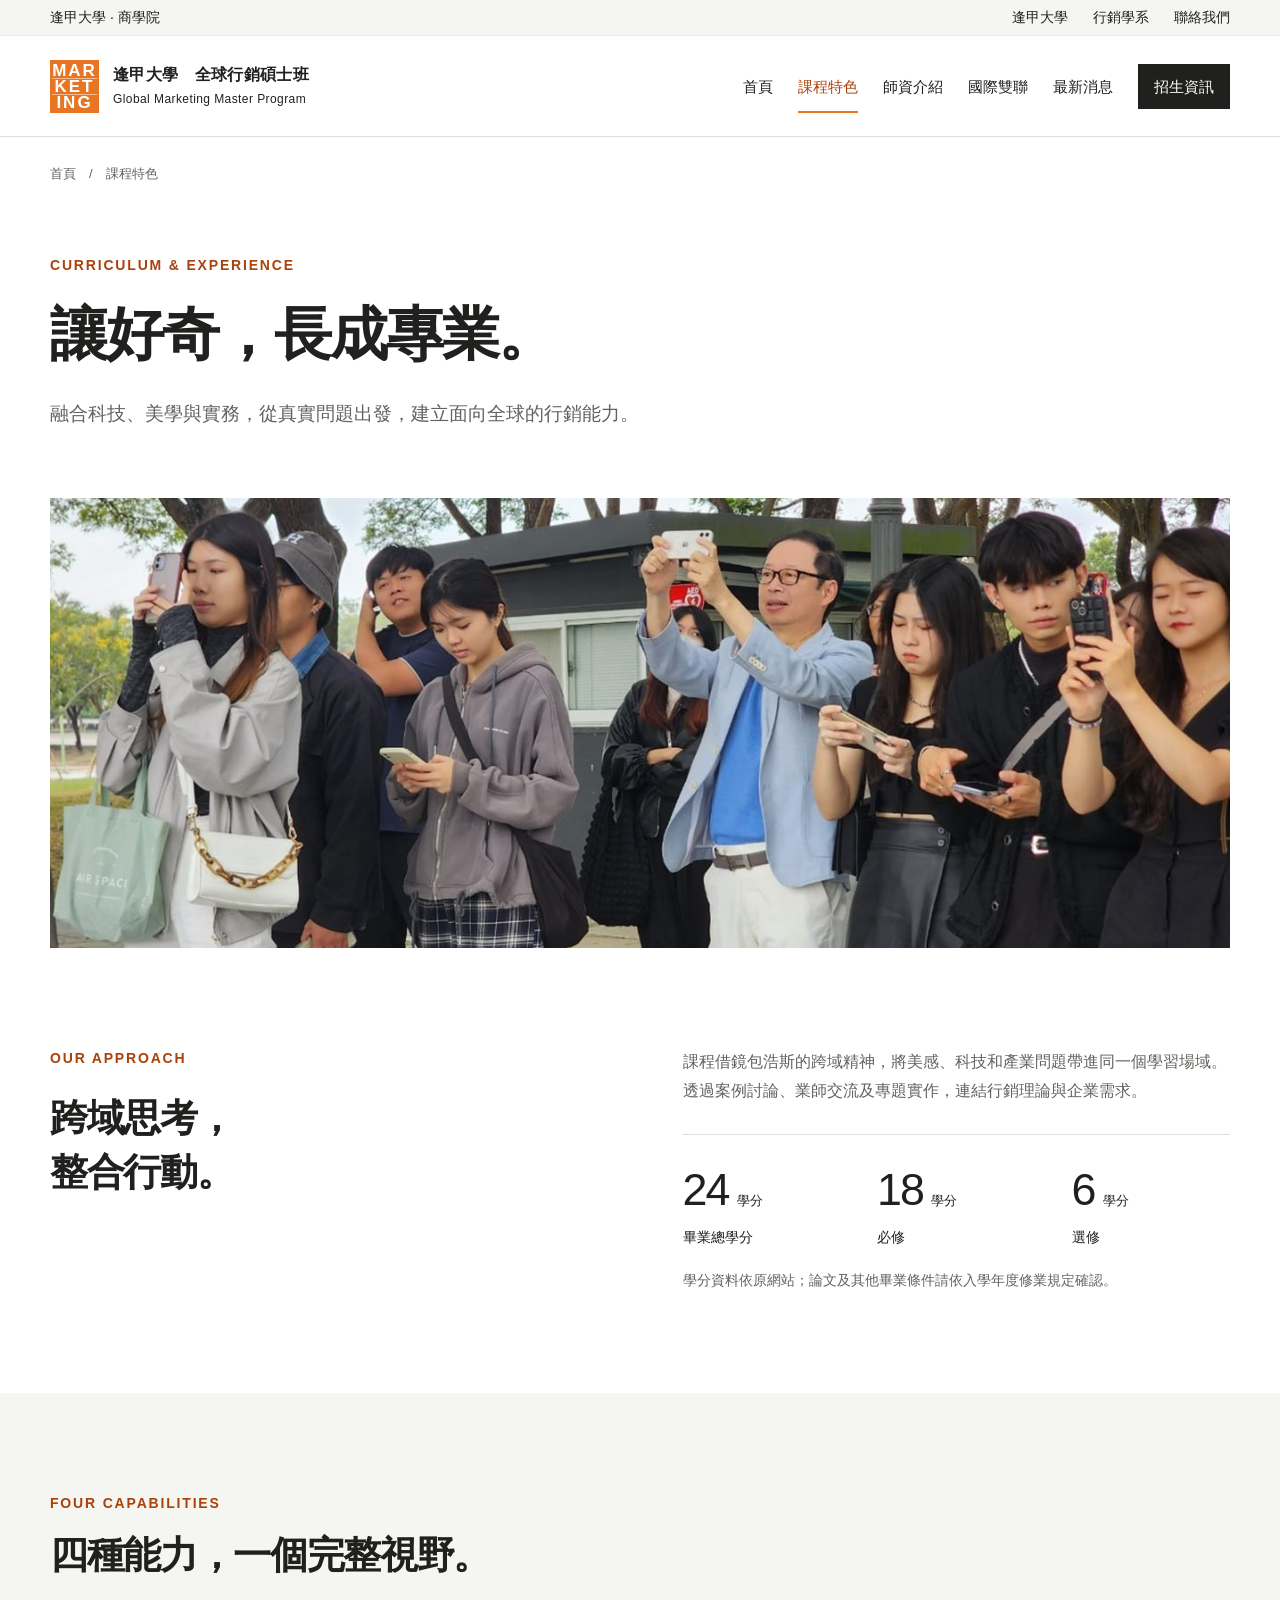
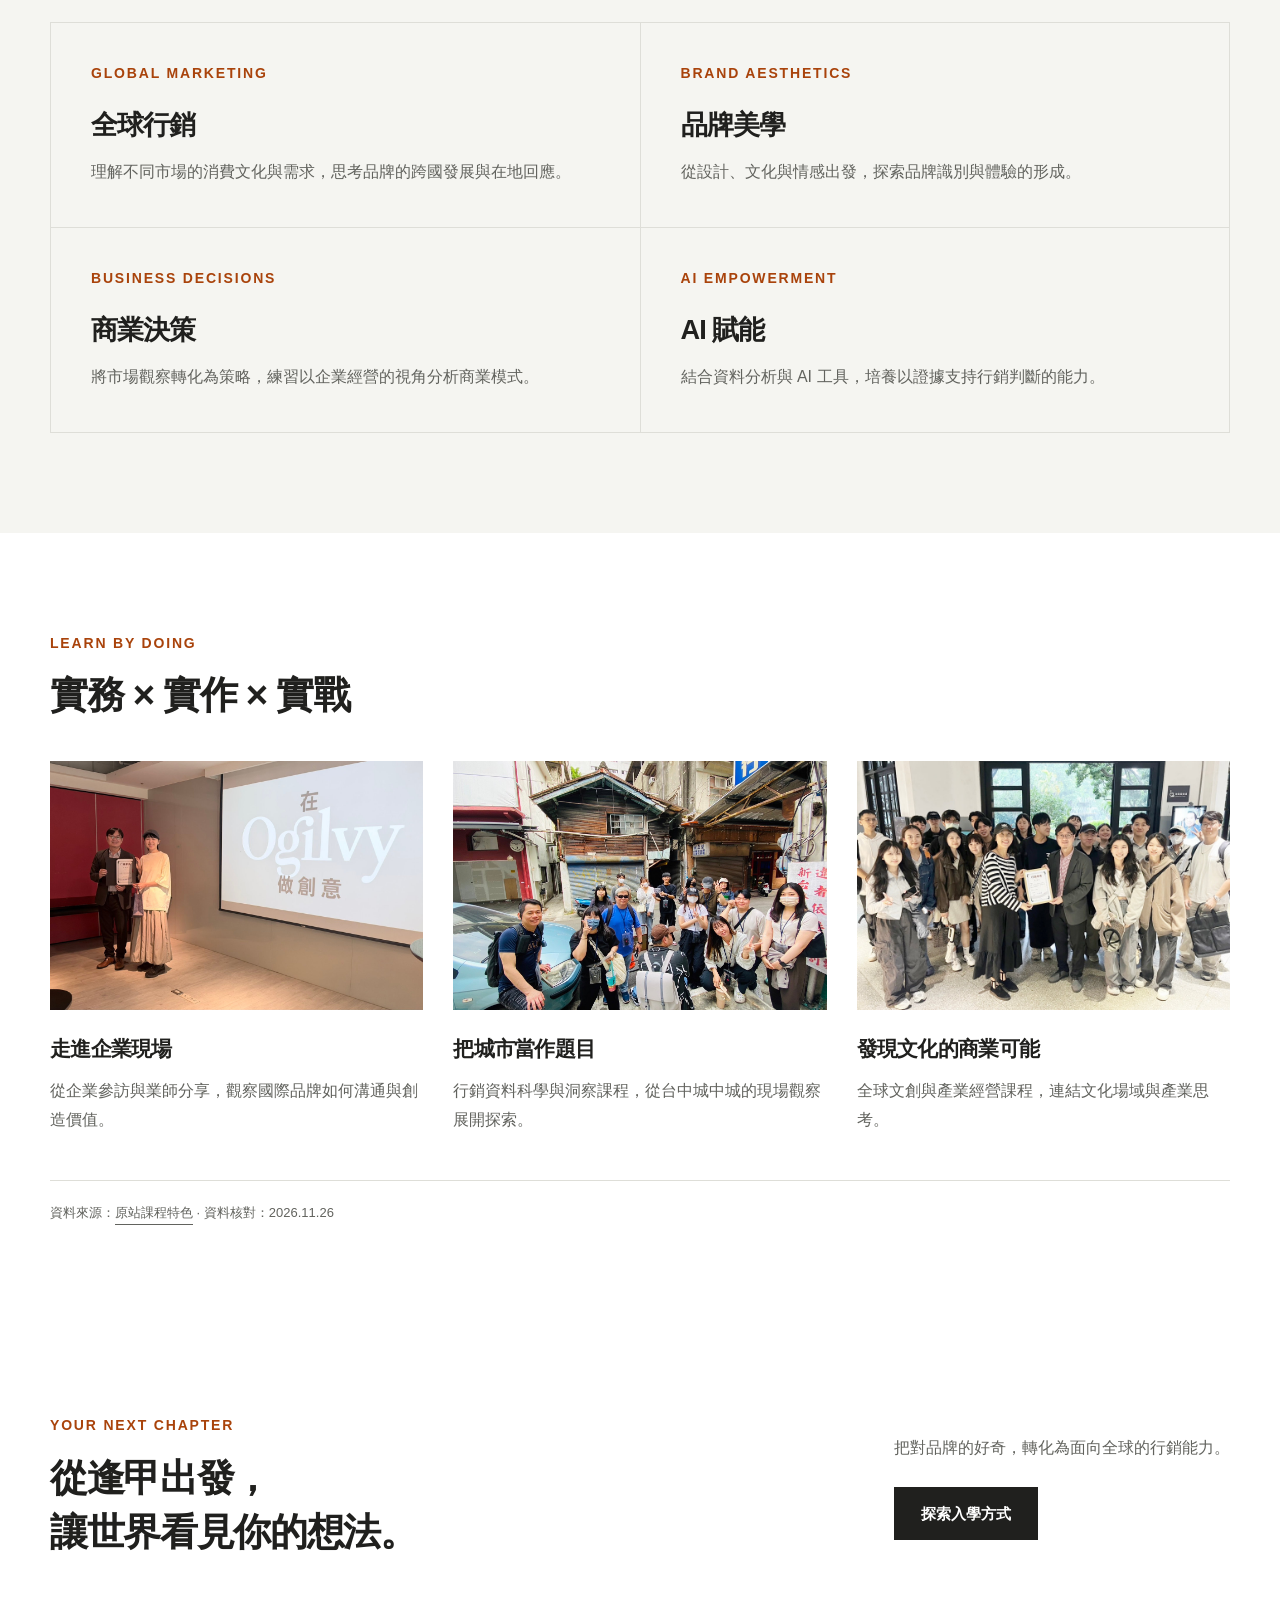
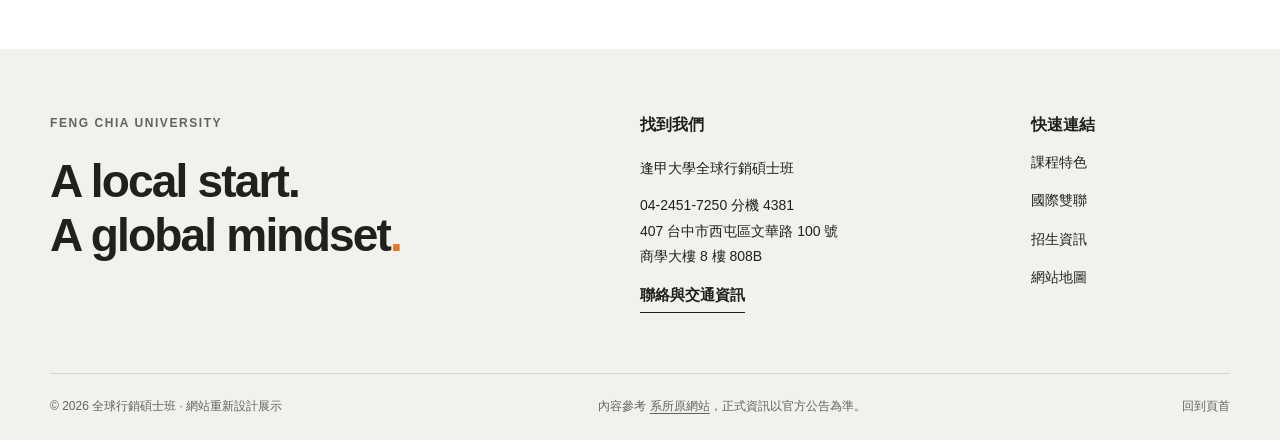
<file: courses.html>
<!doctype html>
<html lang="zh-Hant-TW"><head><meta charset="utf-8"><meta name="viewport" content="width=device-width, initial-scale=1"><title>課程特色｜全球行銷・品牌美學・AI 賦能｜逢甲大學</title><meta name="description" content="逢甲全球行銷碩士班以三實四能規劃跨域課程，結合企業參訪、品牌美學、資料洞察與專題實作，了解課程學分與學習特色。"><meta name="robots" content="index, follow, max-image-preview:large"><meta name="theme-color" content="#e87822"><link rel="canonical" href="https://fcu-global-marketing-redesign.jamesyeh0627.chatgpt.site/courses.html"><link rel="icon" href="Pics/favicon.svg" type="image/svg+xml"><link rel="stylesheet" href="CSS/style.css"><meta property="og:type" content="website"><meta property="og:locale" content="zh_TW"><meta property="og:site_name" content="逢甲大學全球行銷碩士班"><meta property="og:title" content="課程特色｜全球行銷・品牌美學・AI 賦能｜逢甲大學"><meta property="og:description" content="逢甲全球行銷碩士班以三實四能規劃跨域課程，結合企業參訪、品牌美學、資料洞察與專題實作，了解課程學分與學習特色。"><meta property="og:url" content="https://fcu-global-marketing-redesign.jamesyeh0627.chatgpt.site/courses.html"><meta property="og:image" content="https://fcu-global-marketing-redesign.jamesyeh0627.chatgpt.site/Pics/essex-campus.jpg"><meta property="og:image:alt" content="英國 Essex 大學校園與全球學習環境"><meta name="twitter:card" content="summary_large_image"><meta name="twitter:title" content="課程特色｜全球行銷・品牌美學・AI 賦能｜逢甲大學"><meta name="twitter:description" content="逢甲全球行銷碩士班以三實四能規劃跨域課程，結合企業參訪、品牌美學、資料洞察與專題實作，了解課程學分與學習特色。"><meta name="twitter:image" content="https://fcu-global-marketing-redesign.jamesyeh0627.chatgpt.site/Pics/essex-campus.jpg"><script type="application/ld+json">{"@context": "https://schema.org", "@graph": [{"@type": "CollegeOrUniversity", "@id": "https://fcu-global-marketing-redesign.jamesyeh0627.chatgpt.site/#organization", "name": "逢甲大學全球行銷碩士班", "alternateName": "Global Marketing Master Program, Feng Chia University", "url": "https://fcu-global-marketing-redesign.jamesyeh0627.chatgpt.site/", "telephone": "+886-4-24517250", "address": {"@type": "PostalAddress", "streetAddress": "文華路100號 商學大樓808B", "addressLocality": "西屯區", "addressRegion": "台中市", "postalCode": "407", "addressCountry": "TW"}, "sameAs": ["https://globalmarketing.fcu.edu.tw/", "https://www.facebook.com/fcumarketing/", "https://www.instagram.com/global_marketing_fcu/"]}, {"@type": "WebSite", "@id": "https://fcu-global-marketing-redesign.jamesyeh0627.chatgpt.site/#website", "url": "https://fcu-global-marketing-redesign.jamesyeh0627.chatgpt.site/", "name": "逢甲大學全球行銷碩士班", "inLanguage": "zh-TW"}, {"@type": "WebPage", "@id": "https://fcu-global-marketing-redesign.jamesyeh0627.chatgpt.site/courses.html#webpage", "url": "https://fcu-global-marketing-redesign.jamesyeh0627.chatgpt.site/courses.html", "name": "課程特色｜全球行銷・品牌美學・AI 賦能｜逢甲大學", "description": "逢甲全球行銷碩士班以三實四能規劃跨域課程，結合企業參訪、品牌美學、資料洞察與專題實作，了解課程學分與學習特色。", "inLanguage": "zh-TW", "isPartOf": {"@id": "https://fcu-global-marketing-redesign.jamesyeh0627.chatgpt.site/#website"}}, {"@type": "BreadcrumbList", "itemListElement": [{"@type": "ListItem", "position": 1, "name": "首頁", "item": "https://fcu-global-marketing-redesign.jamesyeh0627.chatgpt.site/"}, {"@type": "ListItem", "position": 2, "name": "課程特色", "item": "https://fcu-global-marketing-redesign.jamesyeh0627.chatgpt.site/courses.html"}]}]}</script><script src="JS/main.js" defer></script></head><body id="top"><a class="skip-link" href="#main">跳至主要內容</a><div class="utility"><div class="wrap"><span>逢甲大學 · 商學院</span><div><a href="https://www.fcu.edu.tw/" target="_blank" rel="noopener noreferrer">逢甲大學</a><a href="https://marketing.fcu.edu.tw/" target="_blank" rel="noopener noreferrer">行銷學系</a><a href="contact.html">聯絡我們</a></div></div></div><header class="site-header"><div class="wrap header-inner"><a class="brand" href="index.html" aria-label="逢甲大學全球行銷碩士班首頁"><span class="brand-mark" aria-hidden="true"><span>MAR</span><span>KET</span><span>ING</span></span><span class="brand-text"><strong>逢甲大學　全球行銷碩士班</strong><span lang="en">Global Marketing Master Program</span></span></a><button type="button" class="menu-toggle" aria-label="開啟或關閉主選單" aria-expanded="false" aria-controls="primary-nav"><span class="menu-bars" aria-hidden="true"></span><span>選單</span></button><nav id="primary-nav" class="primary-nav" aria-label="主要導覽"><a href="index.html">首頁</a><a href="courses.html" aria-current="page">課程特色</a><a href="faculty.html">師資介紹</a><a href="international.html">國際雙聯</a><a href="news.html">最新消息</a><a href="admissions.html">招生資訊</a></nav></div></header><main id="main"><div class="breadcrumb wrap"><a href="index.html">首頁</a><span aria-hidden="true">/</span><span>課程特色</span></div><section class="page-intro wrap"><p class="eyebrow">CURRICULUM & EXPERIENCE</p><h1>讓好奇，長成專業。</h1><p class="lead">融合科技、美學與實務，從真實問題出發，建立面向全球的行銷能力。</p></section><section class="wrap section-top"><div class="wide-photo"><img src="Pics/museum.jpg" alt="全球行銷與品牌美學課程於奇美博物館參訪" class="" width="1500" height="1000" fetchpriority="high" decoding="async"></div><div class="split-content section"><div><p class="eyebrow">OUR APPROACH</p><h2>跨域思考，<br>整合行動。</h2></div><div><p>課程借鏡包浩斯的跨域精神，將美感、科技和產業問題帶進同一個學習場域。透過案例討論、業師交流及專題實作，連結行銷理論與企業需求。</p><div class="credit-row"><div><strong>24<span>學分</span></strong><p>畢業總學分</p></div><div><strong>18<span>學分</span></strong><p>必修</p></div><div><strong>6<span>學分</span></strong><p>選修</p></div></div><p class="fine-print">學分資料依原網站；論文及其他畢業條件請依入學年度修業規定確認。</p></div></div></section><section class="soft section"><div class="wrap"><div class="section-heading"><div><p class="eyebrow">FOUR CAPABILITIES</p><h2>四種能力，一個完整視野。</h2></div></div><div class="cards two capability-cards"><article><p class="eyebrow">GLOBAL MARKETING</p><h3>全球行銷</h3><p>理解不同市場的消費文化與需求，思考品牌的跨國發展與在地回應。</p></article><article><p class="eyebrow">BRAND AESTHETICS</p><h3>品牌美學</h3><p>從設計、文化與情感出發，探索品牌識別與體驗的形成。</p></article><article><p class="eyebrow">BUSINESS DECISIONS</p><h3>商業決策</h3><p>將市場觀察轉化為策略，練習以企業經營的視角分析商業模式。</p></article><article><p class="eyebrow">AI EMPOWERMENT</p><h3>AI 賦能</h3><p>結合資料分析與 AI 工具，培養以證據支持行銷判斷的能力。</p></article></div></div></section><section class="section wrap" id="practice"><div class="section-heading"><div><p class="eyebrow">LEARN BY DOING</p><h2>實務 × 實作 × 實戰</h2></div></div><div class="cards three"><article class="story-card"><img src="Pics/brand-visit.jpg" alt="奧美品牌企業參訪" class="" width="1500" height="1000" loading="lazy" decoding="async"><h3>走進企業現場</h3><p>從企業參訪與業師分享，觀察國際品牌如何溝通與創造價值。</p></article><article class="story-card"><img src="Pics/city-project.jpg" alt="台中城中城課程參訪" class="" width="1500" height="1000" loading="lazy" decoding="async"><h3>把城市當作題目</h3><p>行銷資料科學與洞察課程，從台中城中城的現場觀察展開探索。</p></article><article class="story-card"><img src="Pics/creative-culture.jpg" alt="松菸文創園區課程活動" class="" width="1500" height="1000" loading="lazy" decoding="async"><h3>發現文化的商業可能</h3><p>全球文創與產業經營課程，連結文化場域與產業思考。</p></article></div><p class="source">資料來源：<a href="https://globalmarketing.fcu.edu.tw/課程特色" class="text-link" target="_blank" rel="noopener noreferrer">原站課程特色</a> · 資料核對：2026.11.26</p></section><section class="cta wrap"><div><p class="eyebrow">YOUR NEXT CHAPTER</p><h2>從逢甲出發，<br>讓世界看見你的想法。</h2></div><div><p>把對品牌的好奇，轉化為面向全球的行銷能力。</p><a href="admissions.html" class="button dark">探索入學方式</a></div></section></main><footer class="footer"><div class="wrap"><div class="footer-top"><div><p class="eyebrow">FENG CHIA UNIVERSITY</p><p class="footer-headline" lang="en">A local start.<br>A global mindset<span>.</span></p></div><div class="footer-contact"><h2>找到我們</h2><p>逢甲大學全球行銷碩士班</p><a href="tel:+886424517250,4381">04-2451-7250 分機 4381</a><p>407 台中市西屯區文華路 100 號<br>商學大樓 8 樓 808B</p><a href="contact.html" class="text-link">聯絡與交通資訊</a></div><nav class="footer-nav" aria-label="頁尾導覽"><h2>快速連結</h2><a href="courses.html" class="text-link">課程特色</a><a href="international.html" class="text-link">國際雙聯</a><a href="admissions.html" class="text-link">招生資訊</a><a href="sitemap.html" class="text-link">網站地圖</a></nav></div><div class="footer-bottom"><p>© 2026 全球行銷碩士班 · 網站重新設計展示</p><p>內容參考 <a href="https://globalmarketing.fcu.edu.tw/" target="_blank" rel="noopener noreferrer">系所原網站</a>，正式資訊以官方公告為準。</p><a href="#top">回到頁首</a></div></div></footer></body></html>
</file>
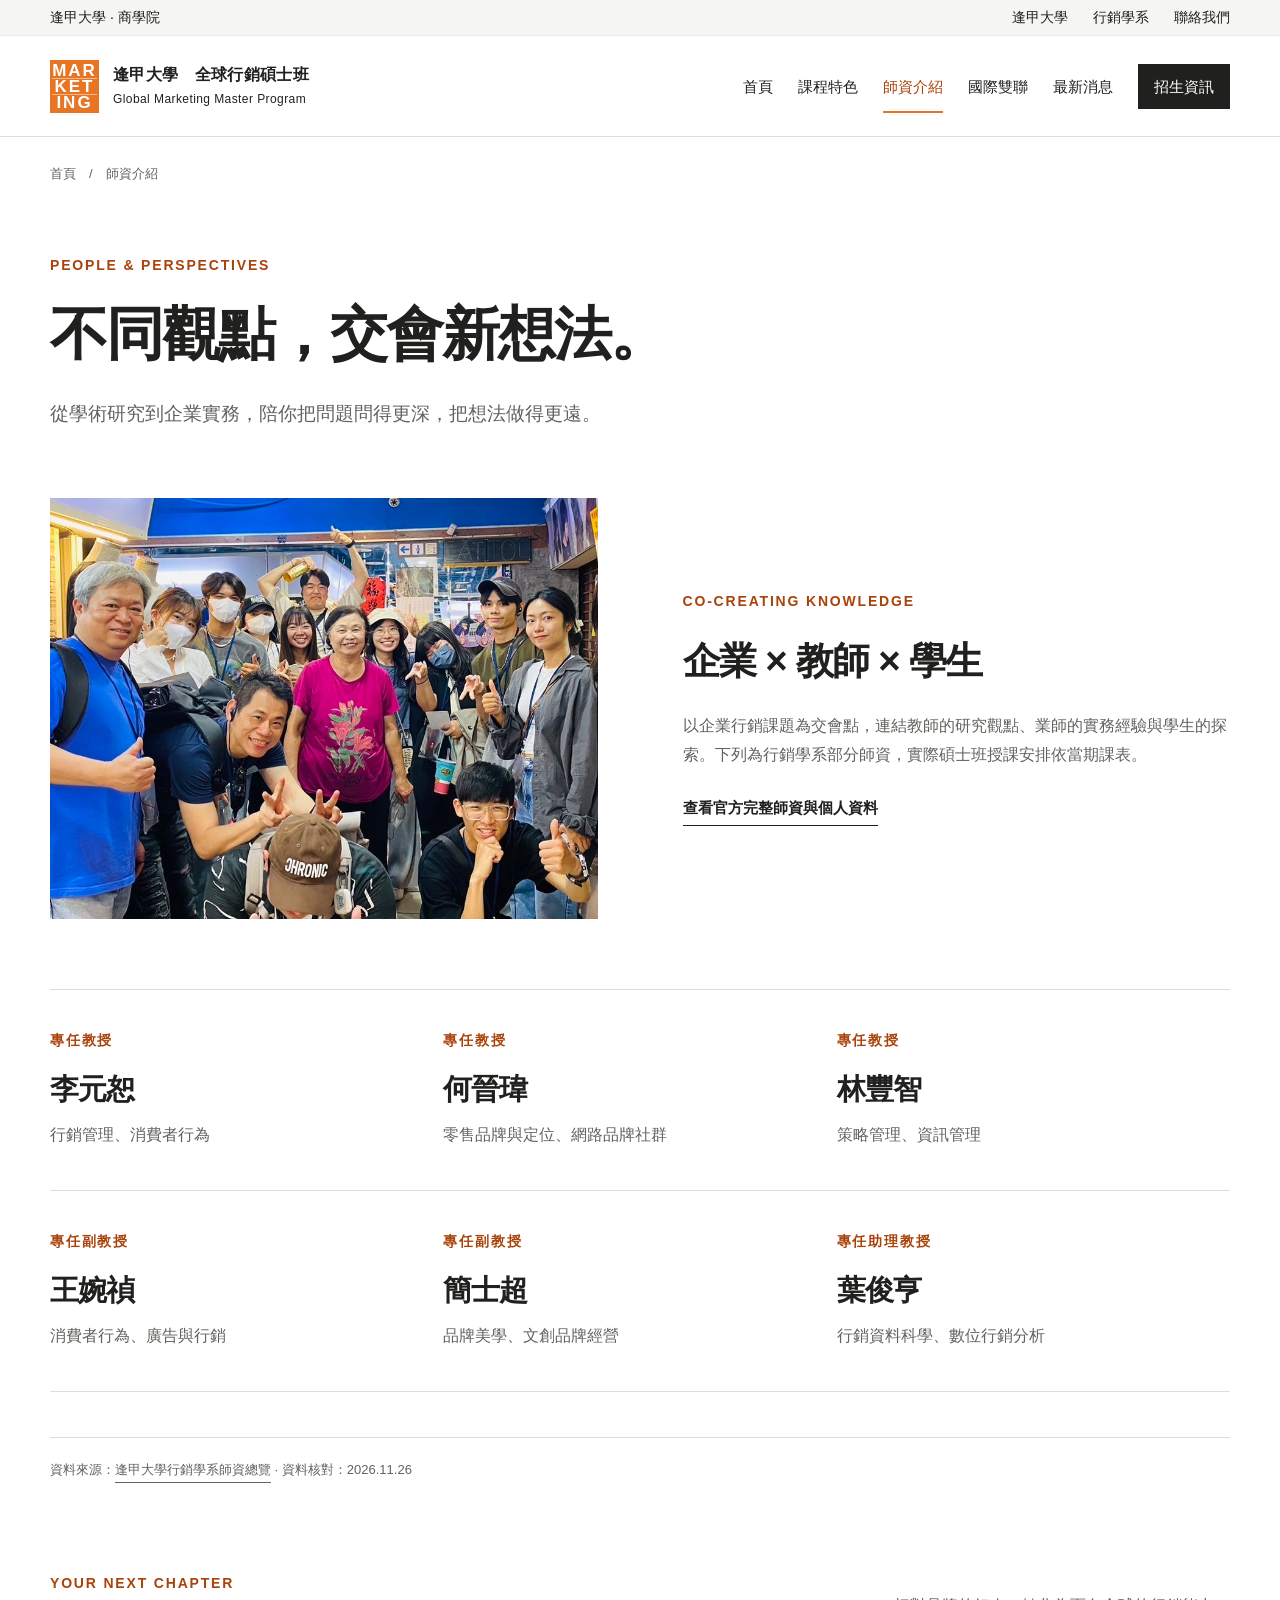
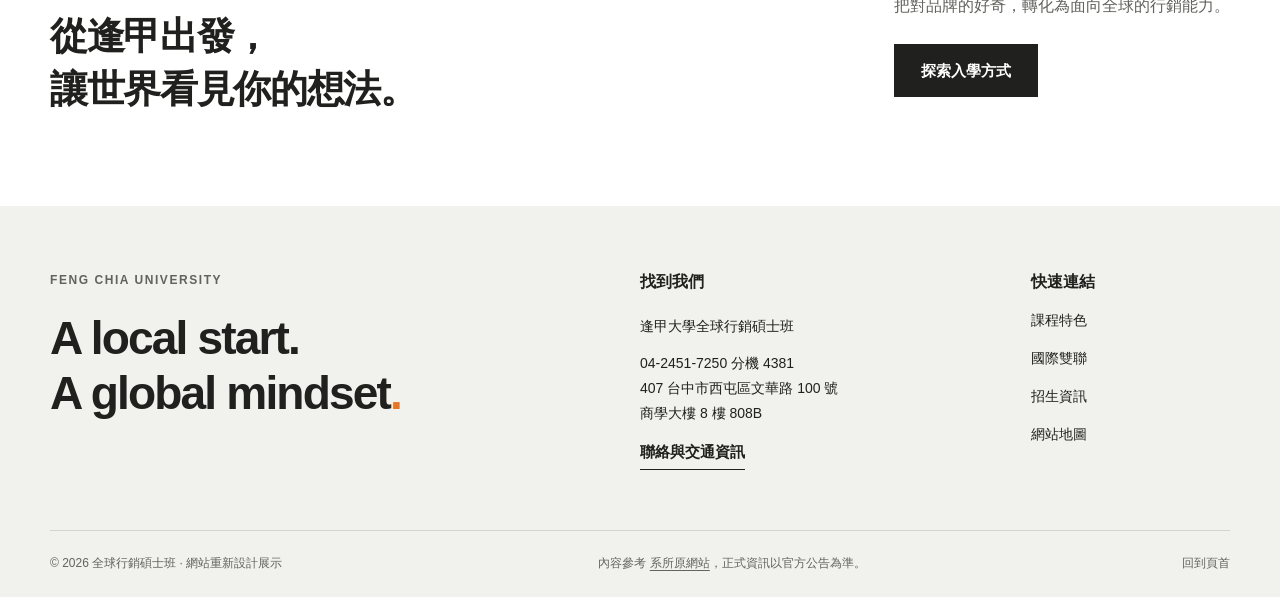
<file: faculty.html>
<!doctype html>
<html lang="zh-Hant-TW"><head><meta charset="utf-8"><meta name="viewport" content="width=device-width, initial-scale=1"><title>師資介紹｜研究與產學共學團隊｜逢甲全球行銷碩士班</title><meta name="description" content="認識逢甲行銷學系師資的行銷管理、品牌美學、消費者行為與資料科學專長，連結官方師資總覽與完整研究資料。"><meta name="robots" content="index, follow, max-image-preview:large"><meta name="theme-color" content="#e87822"><link rel="canonical" href="https://fcu-global-marketing-redesign.jamesyeh0627.chatgpt.site/faculty.html"><link rel="icon" href="Pics/favicon.svg" type="image/svg+xml"><link rel="stylesheet" href="CSS/style.css"><meta property="og:type" content="website"><meta property="og:locale" content="zh_TW"><meta property="og:site_name" content="逢甲大學全球行銷碩士班"><meta property="og:title" content="師資介紹｜研究與產學共學團隊｜逢甲全球行銷碩士班"><meta property="og:description" content="認識逢甲行銷學系師資的行銷管理、品牌美學、消費者行為與資料科學專長，連結官方師資總覽與完整研究資料。"><meta property="og:url" content="https://fcu-global-marketing-redesign.jamesyeh0627.chatgpt.site/faculty.html"><meta property="og:image" content="https://fcu-global-marketing-redesign.jamesyeh0627.chatgpt.site/Pics/essex-campus.jpg"><meta property="og:image:alt" content="英國 Essex 大學校園與全球學習環境"><meta name="twitter:card" content="summary_large_image"><meta name="twitter:title" content="師資介紹｜研究與產學共學團隊｜逢甲全球行銷碩士班"><meta name="twitter:description" content="認識逢甲行銷學系師資的行銷管理、品牌美學、消費者行為與資料科學專長，連結官方師資總覽與完整研究資料。"><meta name="twitter:image" content="https://fcu-global-marketing-redesign.jamesyeh0627.chatgpt.site/Pics/essex-campus.jpg"><script type="application/ld+json">{"@context": "https://schema.org", "@graph": [{"@type": "CollegeOrUniversity", "@id": "https://fcu-global-marketing-redesign.jamesyeh0627.chatgpt.site/#organization", "name": "逢甲大學全球行銷碩士班", "alternateName": "Global Marketing Master Program, Feng Chia University", "url": "https://fcu-global-marketing-redesign.jamesyeh0627.chatgpt.site/", "telephone": "+886-4-24517250", "address": {"@type": "PostalAddress", "streetAddress": "文華路100號 商學大樓808B", "addressLocality": "西屯區", "addressRegion": "台中市", "postalCode": "407", "addressCountry": "TW"}, "sameAs": ["https://globalmarketing.fcu.edu.tw/", "https://www.facebook.com/fcumarketing/", "https://www.instagram.com/global_marketing_fcu/"]}, {"@type": "WebSite", "@id": "https://fcu-global-marketing-redesign.jamesyeh0627.chatgpt.site/#website", "url": "https://fcu-global-marketing-redesign.jamesyeh0627.chatgpt.site/", "name": "逢甲大學全球行銷碩士班", "inLanguage": "zh-TW"}, {"@type": "WebPage", "@id": "https://fcu-global-marketing-redesign.jamesyeh0627.chatgpt.site/faculty.html#webpage", "url": "https://fcu-global-marketing-redesign.jamesyeh0627.chatgpt.site/faculty.html", "name": "師資介紹｜研究與產學共學團隊｜逢甲全球行銷碩士班", "description": "認識逢甲行銷學系師資的行銷管理、品牌美學、消費者行為與資料科學專長，連結官方師資總覽與完整研究資料。", "inLanguage": "zh-TW", "isPartOf": {"@id": "https://fcu-global-marketing-redesign.jamesyeh0627.chatgpt.site/#website"}}, {"@type": "BreadcrumbList", "itemListElement": [{"@type": "ListItem", "position": 1, "name": "首頁", "item": "https://fcu-global-marketing-redesign.jamesyeh0627.chatgpt.site/"}, {"@type": "ListItem", "position": 2, "name": "師資介紹", "item": "https://fcu-global-marketing-redesign.jamesyeh0627.chatgpt.site/faculty.html"}]}]}</script><script src="JS/main.js" defer></script></head><body id="top"><a class="skip-link" href="#main">跳至主要內容</a><div class="utility"><div class="wrap"><span>逢甲大學 · 商學院</span><div><a href="https://www.fcu.edu.tw/" target="_blank" rel="noopener noreferrer">逢甲大學</a><a href="https://marketing.fcu.edu.tw/" target="_blank" rel="noopener noreferrer">行銷學系</a><a href="contact.html">聯絡我們</a></div></div></div><header class="site-header"><div class="wrap header-inner"><a class="brand" href="index.html" aria-label="逢甲大學全球行銷碩士班首頁"><span class="brand-mark" aria-hidden="true"><span>MAR</span><span>KET</span><span>ING</span></span><span class="brand-text"><strong>逢甲大學　全球行銷碩士班</strong><span lang="en">Global Marketing Master Program</span></span></a><button type="button" class="menu-toggle" aria-label="開啟或關閉主選單" aria-expanded="false" aria-controls="primary-nav"><span class="menu-bars" aria-hidden="true"></span><span>選單</span></button><nav id="primary-nav" class="primary-nav" aria-label="主要導覽"><a href="index.html">首頁</a><a href="courses.html">課程特色</a><a href="faculty.html" aria-current="page">師資介紹</a><a href="international.html">國際雙聯</a><a href="news.html">最新消息</a><a href="admissions.html">招生資訊</a></nav></div></header><main id="main"><div class="breadcrumb wrap"><a href="index.html">首頁</a><span aria-hidden="true">/</span><span>師資介紹</span></div><section class="page-intro wrap"><p class="eyebrow">PEOPLE & PERSPECTIVES</p><h1>不同觀點，交會新想法。</h1><p class="lead">從學術研究到企業實務，陪你把問題問得更深，把想法做得更遠。</p></section><section class="section-top wrap"><div class="split-content faculty-intro"><div><img src="Pics/learning.jpg" alt="全球行銷碩士班企業與師生共學活動" class="" width="1500" height="1000" fetchpriority="high" decoding="async"></div><div><p class="eyebrow">CO-CREATING KNOWLEDGE</p><h2>企業 × 教師 × 學生</h2><p>以企業行銷課題為交會點，連結教師的研究觀點、業師的實務經驗與學生的探索。下列為行銷學系部分師資，實際碩士班授課安排依當期課表。</p><a href="https://marketing.fcu.edu.tw/teachers/" class="text-link" target="_blank" rel="noopener noreferrer">查看官方完整師資與個人資料</a></div></div><div class="faculty-list"><article><p class="eyebrow">專任教授</p><h2>李元恕</h2><p>行銷管理、消費者行為</p></article><article><p class="eyebrow">專任教授</p><h2>何晉瑋</h2><p>零售品牌與定位、網路品牌社群</p></article><article><p class="eyebrow">專任教授</p><h2>林豐智</h2><p>策略管理、資訊管理</p></article><article><p class="eyebrow">專任副教授</p><h2>王婉禎</h2><p>消費者行為、廣告與行銷</p></article><article><p class="eyebrow">專任副教授</p><h2>簡士超</h2><p>品牌美學、文創品牌經營</p></article><article><p class="eyebrow">專任助理教授</p><h2>葉俊亨</h2><p>行銷資料科學、數位行銷分析</p></article></div><p class="source">資料來源：<a href="https://marketing.fcu.edu.tw/teachers/" class="text-link" target="_blank" rel="noopener noreferrer">逢甲大學行銷學系師資總覽</a> · 資料核對：2026.11.26</p></section><section class="cta wrap"><div><p class="eyebrow">YOUR NEXT CHAPTER</p><h2>從逢甲出發，<br>讓世界看見你的想法。</h2></div><div><p>把對品牌的好奇，轉化為面向全球的行銷能力。</p><a href="admissions.html" class="button dark">探索入學方式</a></div></section></main><footer class="footer"><div class="wrap"><div class="footer-top"><div><p class="eyebrow">FENG CHIA UNIVERSITY</p><p class="footer-headline" lang="en">A local start.<br>A global mindset<span>.</span></p></div><div class="footer-contact"><h2>找到我們</h2><p>逢甲大學全球行銷碩士班</p><a href="tel:+886424517250,4381">04-2451-7250 分機 4381</a><p>407 台中市西屯區文華路 100 號<br>商學大樓 8 樓 808B</p><a href="contact.html" class="text-link">聯絡與交通資訊</a></div><nav class="footer-nav" aria-label="頁尾導覽"><h2>快速連結</h2><a href="courses.html" class="text-link">課程特色</a><a href="international.html" class="text-link">國際雙聯</a><a href="admissions.html" class="text-link">招生資訊</a><a href="sitemap.html" class="text-link">網站地圖</a></nav></div><div class="footer-bottom"><p>© 2026 全球行銷碩士班 · 網站重新設計展示</p><p>內容參考 <a href="https://globalmarketing.fcu.edu.tw/" target="_blank" rel="noopener noreferrer">系所原網站</a>，正式資訊以官方公告為準。</p><a href="#top">回到頁首</a></div></div></footer></body></html>
</file>
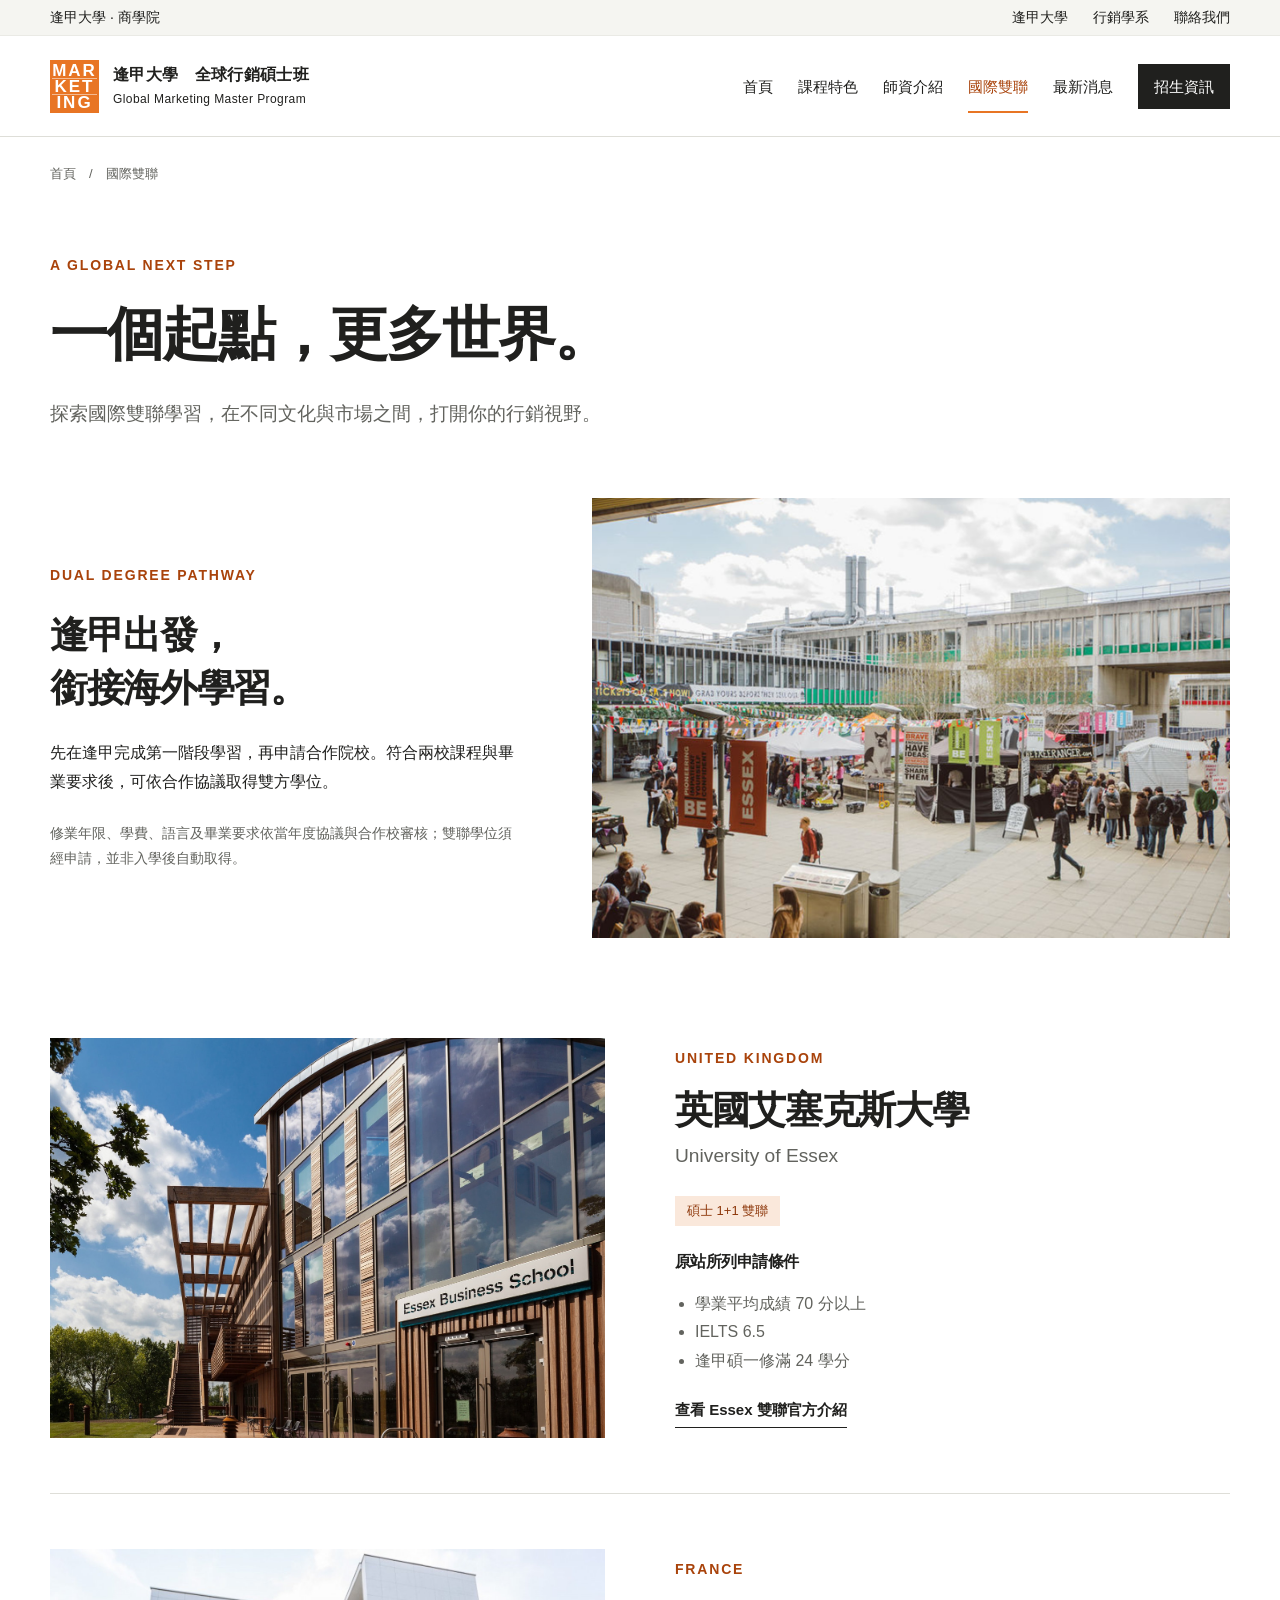
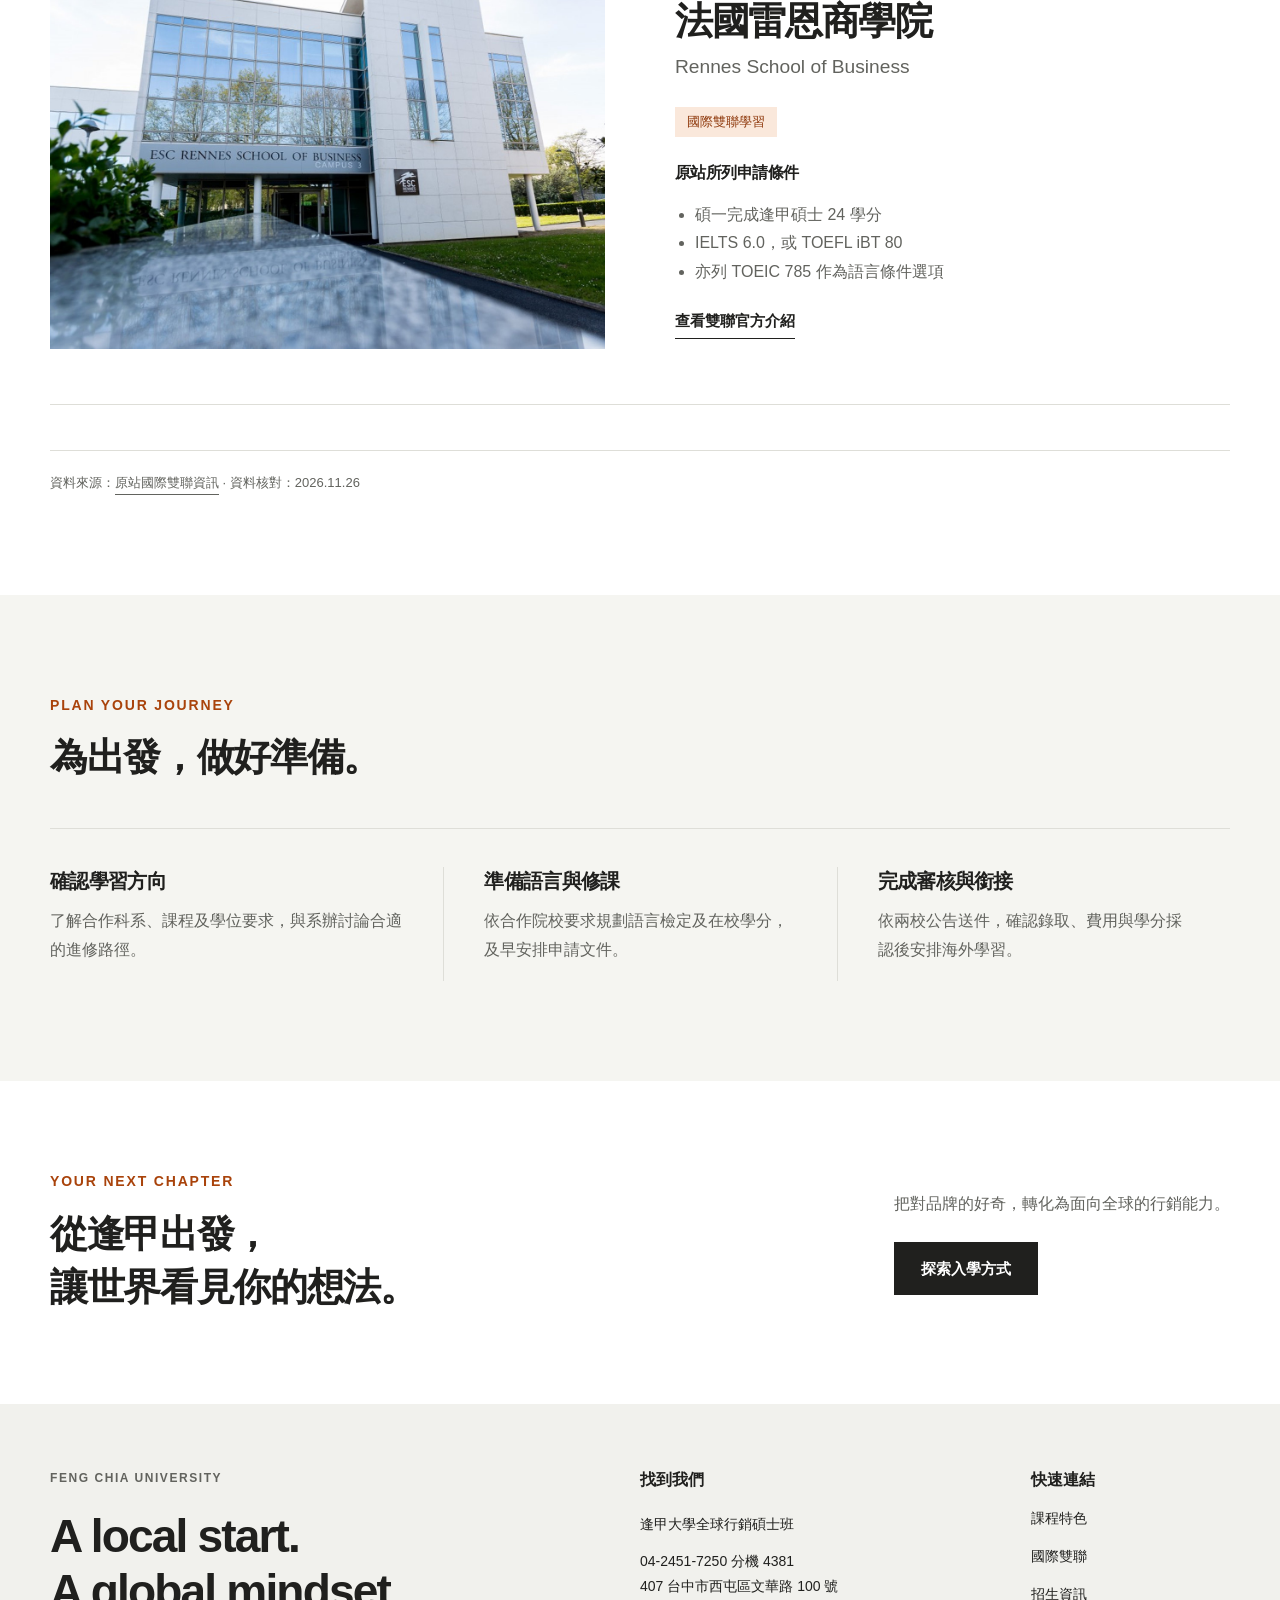
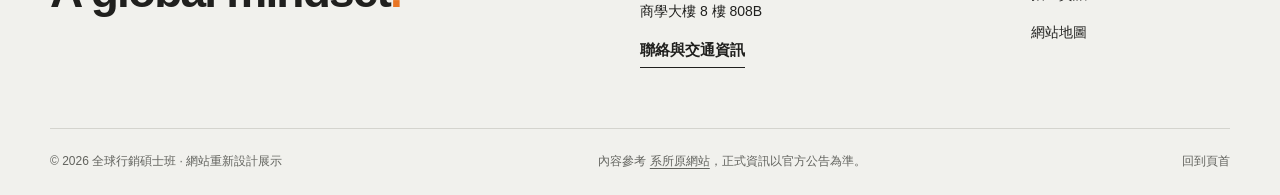
<file: international.html>
<!doctype html>
<html lang="zh-Hant-TW"><head><meta charset="utf-8"><meta name="viewport" content="width=device-width, initial-scale=1"><title>國際雙聯｜英國 Essex・法國 Rennes｜逢甲全球行銷碩士班</title><meta name="description" content="探索逢甲全球行銷碩士班與英國 Essex 大學、法國雷恩商學院的國際雙聯，認識學習路徑、語言條件與官方申請資訊。"><meta name="robots" content="index, follow, max-image-preview:large"><meta name="theme-color" content="#e87822"><link rel="canonical" href="https://fcu-global-marketing-redesign.jamesyeh0627.chatgpt.site/international.html"><link rel="icon" href="Pics/favicon.svg" type="image/svg+xml"><link rel="stylesheet" href="CSS/style.css"><meta property="og:type" content="website"><meta property="og:locale" content="zh_TW"><meta property="og:site_name" content="逢甲大學全球行銷碩士班"><meta property="og:title" content="國際雙聯｜英國 Essex・法國 Rennes｜逢甲全球行銷碩士班"><meta property="og:description" content="探索逢甲全球行銷碩士班與英國 Essex 大學、法國雷恩商學院的國際雙聯，認識學習路徑、語言條件與官方申請資訊。"><meta property="og:url" content="https://fcu-global-marketing-redesign.jamesyeh0627.chatgpt.site/international.html"><meta property="og:image" content="https://fcu-global-marketing-redesign.jamesyeh0627.chatgpt.site/Pics/essex-campus.jpg"><meta property="og:image:alt" content="英國 Essex 大學校園與全球學習環境"><meta name="twitter:card" content="summary_large_image"><meta name="twitter:title" content="國際雙聯｜英國 Essex・法國 Rennes｜逢甲全球行銷碩士班"><meta name="twitter:description" content="探索逢甲全球行銷碩士班與英國 Essex 大學、法國雷恩商學院的國際雙聯，認識學習路徑、語言條件與官方申請資訊。"><meta name="twitter:image" content="https://fcu-global-marketing-redesign.jamesyeh0627.chatgpt.site/Pics/essex-campus.jpg"><script type="application/ld+json">{"@context": "https://schema.org", "@graph": [{"@type": "CollegeOrUniversity", "@id": "https://fcu-global-marketing-redesign.jamesyeh0627.chatgpt.site/#organization", "name": "逢甲大學全球行銷碩士班", "alternateName": "Global Marketing Master Program, Feng Chia University", "url": "https://fcu-global-marketing-redesign.jamesyeh0627.chatgpt.site/", "telephone": "+886-4-24517250", "address": {"@type": "PostalAddress", "streetAddress": "文華路100號 商學大樓808B", "addressLocality": "西屯區", "addressRegion": "台中市", "postalCode": "407", "addressCountry": "TW"}, "sameAs": ["https://globalmarketing.fcu.edu.tw/", "https://www.facebook.com/fcumarketing/", "https://www.instagram.com/global_marketing_fcu/"]}, {"@type": "WebSite", "@id": "https://fcu-global-marketing-redesign.jamesyeh0627.chatgpt.site/#website", "url": "https://fcu-global-marketing-redesign.jamesyeh0627.chatgpt.site/", "name": "逢甲大學全球行銷碩士班", "inLanguage": "zh-TW"}, {"@type": "WebPage", "@id": "https://fcu-global-marketing-redesign.jamesyeh0627.chatgpt.site/international.html#webpage", "url": "https://fcu-global-marketing-redesign.jamesyeh0627.chatgpt.site/international.html", "name": "國際雙聯｜英國 Essex・法國 Rennes｜逢甲全球行銷碩士班", "description": "探索逢甲全球行銷碩士班與英國 Essex 大學、法國雷恩商學院的國際雙聯，認識學習路徑、語言條件與官方申請資訊。", "inLanguage": "zh-TW", "isPartOf": {"@id": "https://fcu-global-marketing-redesign.jamesyeh0627.chatgpt.site/#website"}}, {"@type": "BreadcrumbList", "itemListElement": [{"@type": "ListItem", "position": 1, "name": "首頁", "item": "https://fcu-global-marketing-redesign.jamesyeh0627.chatgpt.site/"}, {"@type": "ListItem", "position": 2, "name": "國際雙聯", "item": "https://fcu-global-marketing-redesign.jamesyeh0627.chatgpt.site/international.html"}]}]}</script><script src="JS/main.js" defer></script></head><body id="top"><a class="skip-link" href="#main">跳至主要內容</a><div class="utility"><div class="wrap"><span>逢甲大學 · 商學院</span><div><a href="https://www.fcu.edu.tw/" target="_blank" rel="noopener noreferrer">逢甲大學</a><a href="https://marketing.fcu.edu.tw/" target="_blank" rel="noopener noreferrer">行銷學系</a><a href="contact.html">聯絡我們</a></div></div></div><header class="site-header"><div class="wrap header-inner"><a class="brand" href="index.html" aria-label="逢甲大學全球行銷碩士班首頁"><span class="brand-mark" aria-hidden="true"><span>MAR</span><span>KET</span><span>ING</span></span><span class="brand-text"><strong>逢甲大學　全球行銷碩士班</strong><span lang="en">Global Marketing Master Program</span></span></a><button type="button" class="menu-toggle" aria-label="開啟或關閉主選單" aria-expanded="false" aria-controls="primary-nav"><span class="menu-bars" aria-hidden="true"></span><span>選單</span></button><nav id="primary-nav" class="primary-nav" aria-label="主要導覽"><a href="index.html">首頁</a><a href="courses.html">課程特色</a><a href="faculty.html">師資介紹</a><a href="international.html" aria-current="page">國際雙聯</a><a href="news.html">最新消息</a><a href="admissions.html">招生資訊</a></nav></div></header><main id="main"><div class="breadcrumb wrap"><a href="index.html">首頁</a><span aria-hidden="true">/</span><span>國際雙聯</span></div><section class="page-intro wrap"><p class="eyebrow">A GLOBAL NEXT STEP</p><h1>一個起點，更多世界。</h1><p class="lead">探索國際雙聯學習，在不同文化與市場之間，打開你的行銷視野。</p></section><section class="wrap section-top"><div class="international-lead"><div><p class="eyebrow">DUAL DEGREE PATHWAY</p><h2>逢甲出發，<br>銜接海外學習。</h2><p>先在逢甲完成第一階段學習，再申請合作院校。符合兩校課程與畢業要求後，可依合作協議取得雙方學位。</p><p class="fine-print">修業年限、學費、語言及畢業要求依當年度協議與合作校審核；雙聯學位須經申請，並非入學後自動取得。</p></div><img src="Pics/essex-campus.jpg" alt="英國 Essex 大學校園廣場" class="" width="1500" height="1000" fetchpriority="high" decoding="async"></div></section><section class="wrap section"><article class="partner"><div><img src="Pics/essex.jpg" alt="英國艾塞克斯大學校園建築" class="" width="1500" height="1000" loading="lazy" decoding="async"></div><div><p class="eyebrow">UNITED KINGDOM</p><h2>英國艾塞克斯大學</h2><p class="partner-en">University of Essex</p><span class="tag">碩士 1+1 雙聯</span><h3>原站所列申請條件</h3><ul class="clean-list"><li>學業平均成績 70 分以上</li><li>IELTS 6.5</li><li>逢甲碩一修滿 24 學分</li></ul><a href="https://globalmarketing.fcu.edu.tw/essex" class="text-link" target="_blank" rel="noopener noreferrer">查看 Essex 雙聯官方介紹</a></div></article><article class="partner"><div><img src="Pics/rennes.jpg" alt="法國雷恩商學院校園" class="" width="1500" height="1000" loading="lazy" decoding="async"></div><div><p class="eyebrow">FRANCE</p><h2>法國雷恩商學院</h2><p class="partner-en">Rennes School of Business</p><span class="tag">國際雙聯學習</span><h3>原站所列申請條件</h3><ul class="clean-list"><li>碩一完成逢甲碩士 24 學分</li><li>IELTS 6.0，或 TOEFL iBT 80</li><li>亦列 TOEIC 785 作為語言條件選項</li></ul><a href="https://globalmarketing.fcu.edu.tw/about-3" class="text-link" target="_blank" rel="noopener noreferrer">查看雙聯官方介紹</a></div></article><p class="source">資料來源：<a href="https://globalmarketing.fcu.edu.tw/about-3" class="text-link" target="_blank" rel="noopener noreferrer">原站國際雙聯資訊</a> · 資料核對：2026.11.26</p></section><section class="soft section"><div class="wrap"><div class="section-heading"><div><p class="eyebrow">PLAN YOUR JOURNEY</p><h2>為出發，做好準備。</h2></div></div><div class="pillars"><article><h3>確認學習方向</h3><p>了解合作科系、課程及學位要求，與系辦討論合適的進修路徑。</p></article><article><h3>準備語言與修課</h3><p>依合作院校要求規劃語言檢定及在校學分，及早安排申請文件。</p></article><article><h3>完成審核與銜接</h3><p>依兩校公告送件，確認錄取、費用與學分採認後安排海外學習。</p></article></div></div></section><section class="cta wrap"><div><p class="eyebrow">YOUR NEXT CHAPTER</p><h2>從逢甲出發，<br>讓世界看見你的想法。</h2></div><div><p>把對品牌的好奇，轉化為面向全球的行銷能力。</p><a href="admissions.html" class="button dark">探索入學方式</a></div></section></main><footer class="footer"><div class="wrap"><div class="footer-top"><div><p class="eyebrow">FENG CHIA UNIVERSITY</p><p class="footer-headline" lang="en">A local start.<br>A global mindset<span>.</span></p></div><div class="footer-contact"><h2>找到我們</h2><p>逢甲大學全球行銷碩士班</p><a href="tel:+886424517250,4381">04-2451-7250 分機 4381</a><p>407 台中市西屯區文華路 100 號<br>商學大樓 8 樓 808B</p><a href="contact.html" class="text-link">聯絡與交通資訊</a></div><nav class="footer-nav" aria-label="頁尾導覽"><h2>快速連結</h2><a href="courses.html" class="text-link">課程特色</a><a href="international.html" class="text-link">國際雙聯</a><a href="admissions.html" class="text-link">招生資訊</a><a href="sitemap.html" class="text-link">網站地圖</a></nav></div><div class="footer-bottom"><p>© 2026 全球行銷碩士班 · 網站重新設計展示</p><p>內容參考 <a href="https://globalmarketing.fcu.edu.tw/" target="_blank" rel="noopener noreferrer">系所原網站</a>，正式資訊以官方公告為準。</p><a href="#top">回到頁首</a></div></div></footer></body></html>
</file>
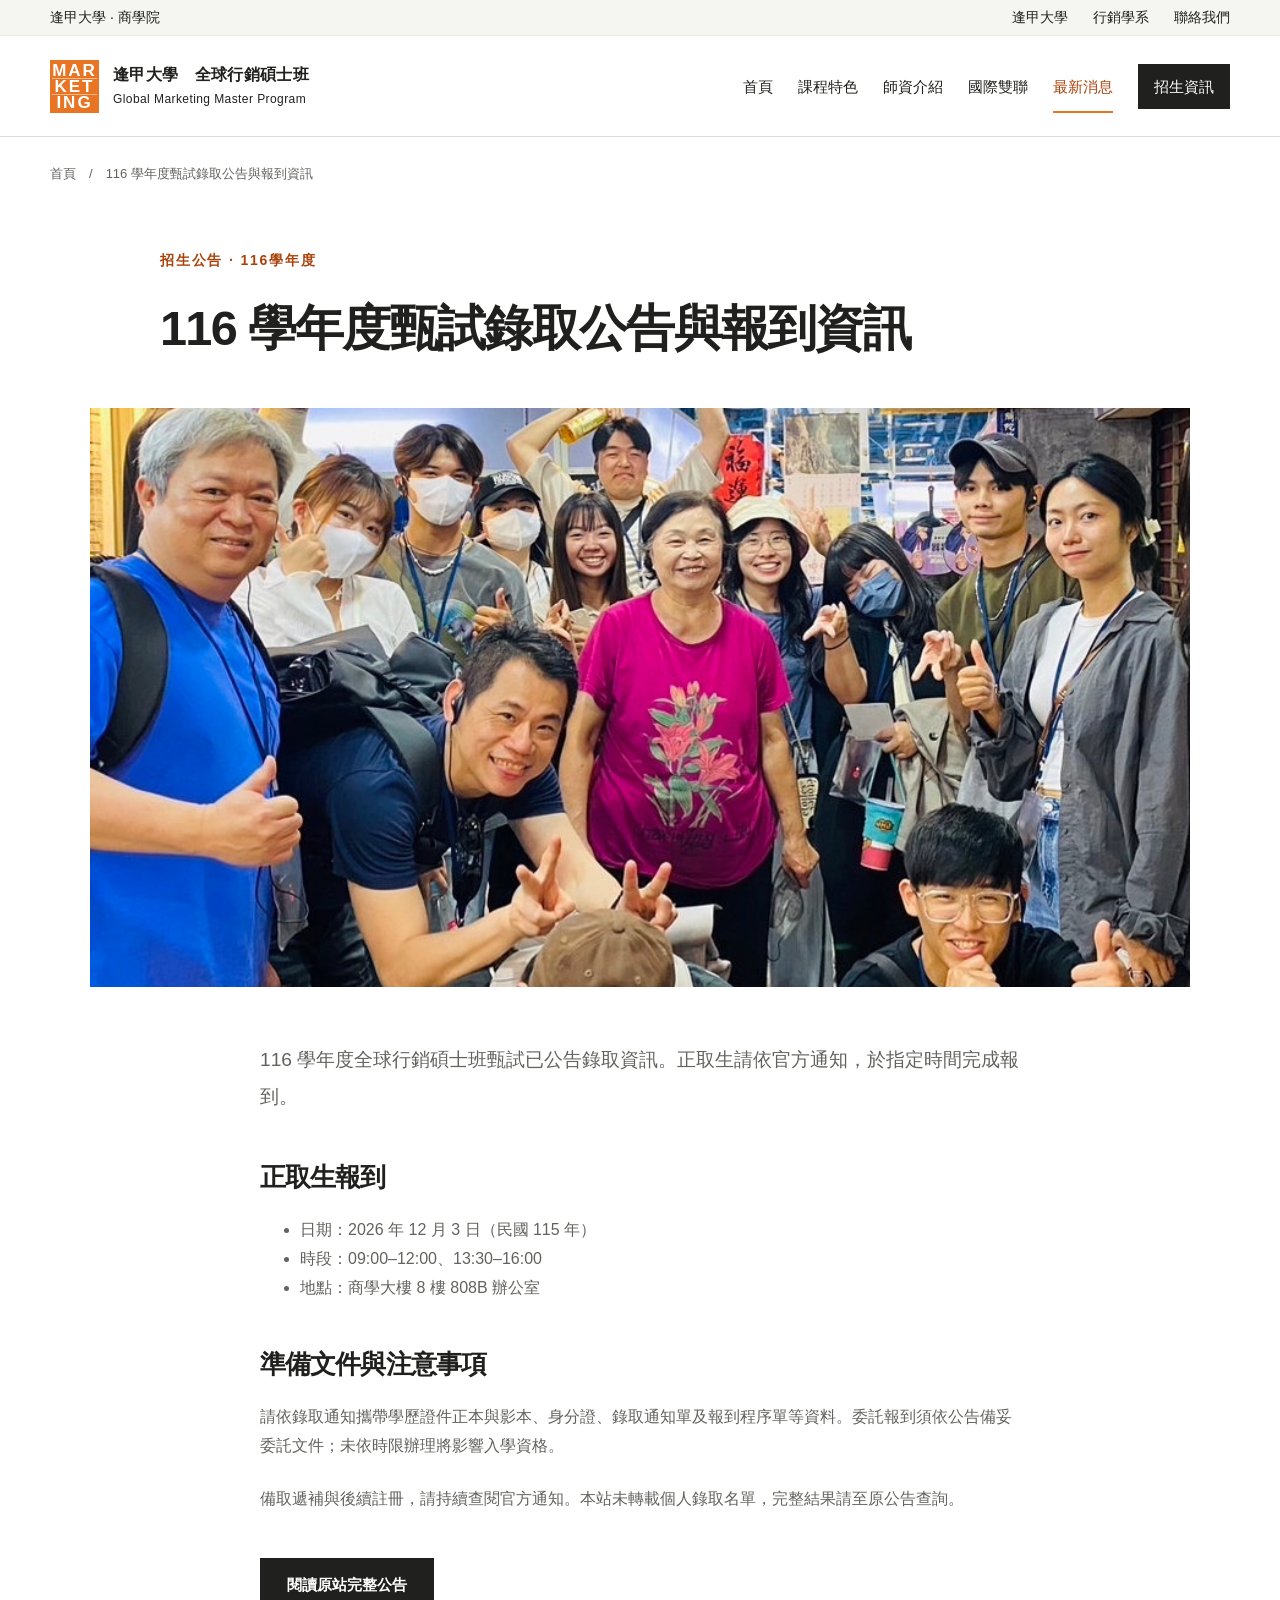
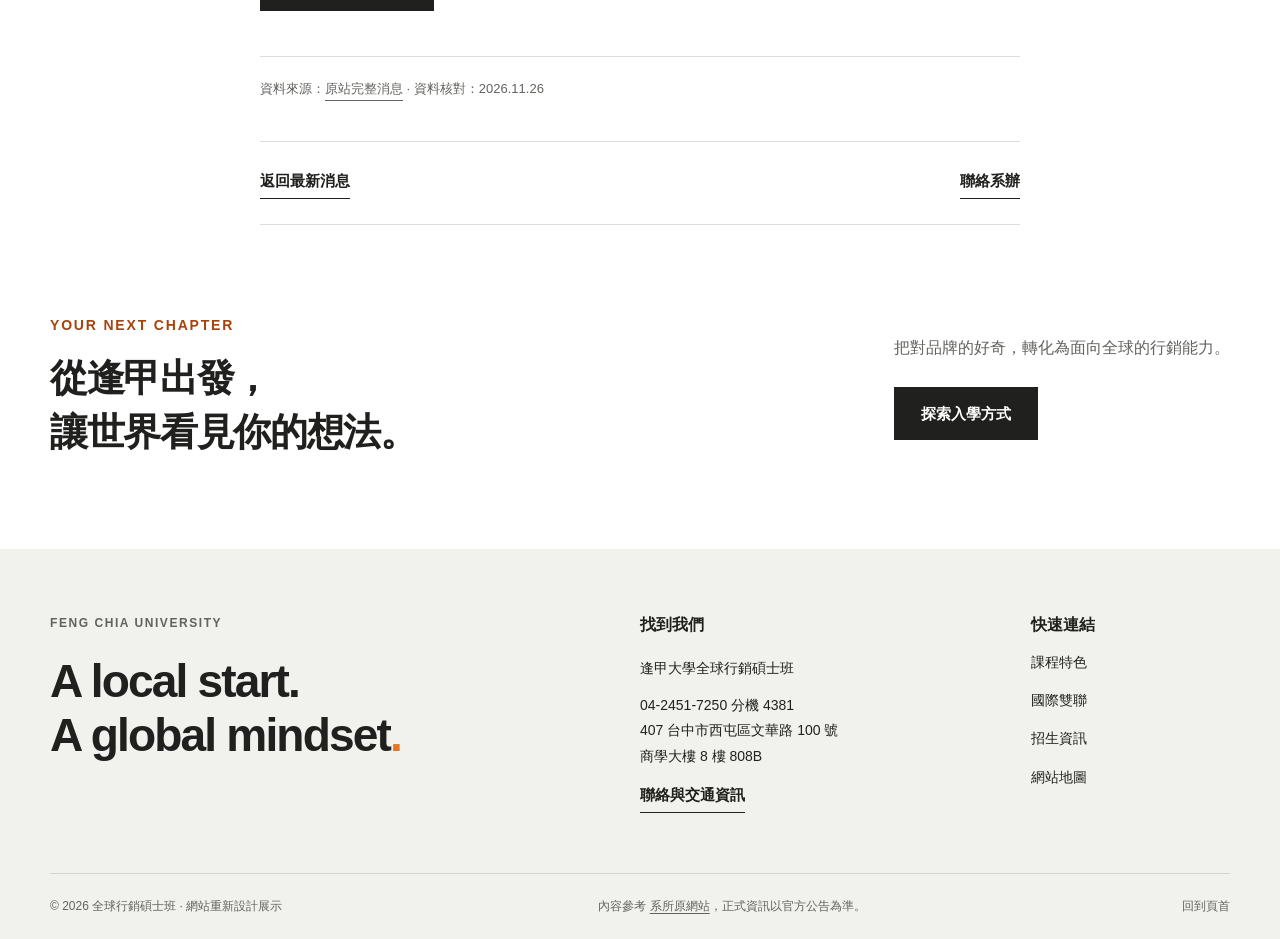
<file: news-admissions.html>
<!doctype html>
<html lang="zh-Hant-TW"><head><meta charset="utf-8"><meta name="viewport" content="width=device-width, initial-scale=1"><title>116 學年度甄試錄取公告與報到資訊｜逢甲全球行銷碩士班</title><meta name="description" content="正取生請留意 2026 年 12 月 3 日報到安排，並依官方公告備妥文件。"><meta name="robots" content="index, follow, max-image-preview:large"><meta name="theme-color" content="#e87822"><link rel="canonical" href="https://fcu-global-marketing-redesign.jamesyeh0627.chatgpt.site/news-admissions.html"><link rel="icon" href="Pics/favicon.svg" type="image/svg+xml"><link rel="stylesheet" href="CSS/style.css"><meta property="og:type" content="website"><meta property="og:locale" content="zh_TW"><meta property="og:site_name" content="逢甲大學全球行銷碩士班"><meta property="og:title" content="116 學年度甄試錄取公告與報到資訊｜逢甲全球行銷碩士班"><meta property="og:description" content="正取生請留意 2026 年 12 月 3 日報到安排，並依官方公告備妥文件。"><meta property="og:url" content="https://fcu-global-marketing-redesign.jamesyeh0627.chatgpt.site/news-admissions.html"><meta property="og:image" content="https://fcu-global-marketing-redesign.jamesyeh0627.chatgpt.site/Pics/essex-campus.jpg"><meta property="og:image:alt" content="英國 Essex 大學校園與全球學習環境"><meta name="twitter:card" content="summary_large_image"><meta name="twitter:title" content="116 學年度甄試錄取公告與報到資訊｜逢甲全球行銷碩士班"><meta name="twitter:description" content="正取生請留意 2026 年 12 月 3 日報到安排，並依官方公告備妥文件。"><meta name="twitter:image" content="https://fcu-global-marketing-redesign.jamesyeh0627.chatgpt.site/Pics/essex-campus.jpg"><script type="application/ld+json">{"@context": "https://schema.org", "@graph": [{"@type": "CollegeOrUniversity", "@id": "https://fcu-global-marketing-redesign.jamesyeh0627.chatgpt.site/#organization", "name": "逢甲大學全球行銷碩士班", "alternateName": "Global Marketing Master Program, Feng Chia University", "url": "https://fcu-global-marketing-redesign.jamesyeh0627.chatgpt.site/", "telephone": "+886-4-24517250", "address": {"@type": "PostalAddress", "streetAddress": "文華路100號 商學大樓808B", "addressLocality": "西屯區", "addressRegion": "台中市", "postalCode": "407", "addressCountry": "TW"}, "sameAs": ["https://globalmarketing.fcu.edu.tw/", "https://www.facebook.com/fcumarketing/", "https://www.instagram.com/global_marketing_fcu/"]}, {"@type": "WebSite", "@id": "https://fcu-global-marketing-redesign.jamesyeh0627.chatgpt.site/#website", "url": "https://fcu-global-marketing-redesign.jamesyeh0627.chatgpt.site/", "name": "逢甲大學全球行銷碩士班", "inLanguage": "zh-TW"}, {"@type": "WebPage", "@id": "https://fcu-global-marketing-redesign.jamesyeh0627.chatgpt.site/news-admissions.html#webpage", "url": "https://fcu-global-marketing-redesign.jamesyeh0627.chatgpt.site/news-admissions.html", "name": "116 學年度甄試錄取公告與報到資訊｜逢甲全球行銷碩士班", "description": "正取生請留意 2026 年 12 月 3 日報到安排，並依官方公告備妥文件。", "inLanguage": "zh-TW", "isPartOf": {"@id": "https://fcu-global-marketing-redesign.jamesyeh0627.chatgpt.site/#website"}}, {"@type": "BreadcrumbList", "itemListElement": [{"@type": "ListItem", "position": 1, "name": "首頁", "item": "https://fcu-global-marketing-redesign.jamesyeh0627.chatgpt.site/"}, {"@type": "ListItem", "position": 2, "name": "116 學年度甄試錄取公告與報到資訊", "item": "https://fcu-global-marketing-redesign.jamesyeh0627.chatgpt.site/news-admissions.html"}]}]}</script><script src="JS/main.js" defer></script></head><body id="top"><a class="skip-link" href="#main">跳至主要內容</a><div class="utility"><div class="wrap"><span>逢甲大學 · 商學院</span><div><a href="https://www.fcu.edu.tw/" target="_blank" rel="noopener noreferrer">逢甲大學</a><a href="https://marketing.fcu.edu.tw/" target="_blank" rel="noopener noreferrer">行銷學系</a><a href="contact.html">聯絡我們</a></div></div></div><header class="site-header"><div class="wrap header-inner"><a class="brand" href="index.html" aria-label="逢甲大學全球行銷碩士班首頁"><span class="brand-mark" aria-hidden="true"><span>MAR</span><span>KET</span><span>ING</span></span><span class="brand-text"><strong>逢甲大學　全球行銷碩士班</strong><span lang="en">Global Marketing Master Program</span></span></a><button type="button" class="menu-toggle" aria-label="開啟或關閉主選單" aria-expanded="false" aria-controls="primary-nav"><span class="menu-bars" aria-hidden="true"></span><span>選單</span></button><nav id="primary-nav" class="primary-nav" aria-label="主要導覽"><a href="index.html">首頁</a><a href="courses.html">課程特色</a><a href="faculty.html">師資介紹</a><a href="international.html">國際雙聯</a><a href="news.html" aria-current="page">最新消息</a><a href="admissions.html">招生資訊</a></nav></div></header><main id="main"><div class="breadcrumb wrap"><a href="index.html">首頁</a><span aria-hidden="true">/</span><span>116 學年度甄試錄取公告與報到資訊</span></div><article><header class="article-header wrap"><p class="eyebrow">招生公告 · 116學年度</p><h1>116 學年度甄試錄取公告與報到資訊</h1></header><div class="wrap article-photo"><img src="Pics/learning.jpg" alt="全球行銷碩士班產學活動" class="" width="1500" height="1000" fetchpriority="high" decoding="async"></div><div class="article-content"><p class="lead">116 學年度全球行銷碩士班甄試已公告錄取資訊。正取生請依官方通知，於指定時間完成報到。</p><h2>正取生報到</h2><ul><li>日期：2026 年 12 月 3 日（民國 115 年）</li><li>時段：09:00–12:00、13:30–16:00</li><li>地點：商學大樓 8 樓 808B 辦公室</li></ul><h2>準備文件與注意事項</h2><p>請依錄取通知攜帶學歷證件正本與影本、身分證、錄取通知單及報到程序單等資料。委託報到須依公告備妥委託文件；未依時限辦理將影響入學資格。</p><p>備取遞補與後續註冊，請持續查閱官方通知。本站未轉載個人錄取名單，完整結果請至原公告查詢。</p><a href="https://globalmarketing.fcu.edu.tw/116-甄試入學放榜" class="button dark" target="_blank" rel="noopener noreferrer">閱讀原站完整公告</a><p class="source">資料來源：<a href="https://globalmarketing.fcu.edu.tw/116-甄試入學放榜" class="text-link" target="_blank" rel="noopener noreferrer">原站完整消息</a> · 資料核對：2026.11.26</p><div class="article-back"><a href="news.html" class="text-link">返回最新消息</a><a href="contact.html" class="text-link">聯絡系辦</a></div></div></article><section class="cta wrap"><div><p class="eyebrow">YOUR NEXT CHAPTER</p><h2>從逢甲出發，<br>讓世界看見你的想法。</h2></div><div><p>把對品牌的好奇，轉化為面向全球的行銷能力。</p><a href="admissions.html" class="button dark">探索入學方式</a></div></section></main><footer class="footer"><div class="wrap"><div class="footer-top"><div><p class="eyebrow">FENG CHIA UNIVERSITY</p><p class="footer-headline" lang="en">A local start.<br>A global mindset<span>.</span></p></div><div class="footer-contact"><h2>找到我們</h2><p>逢甲大學全球行銷碩士班</p><a href="tel:+886424517250,4381">04-2451-7250 分機 4381</a><p>407 台中市西屯區文華路 100 號<br>商學大樓 8 樓 808B</p><a href="contact.html" class="text-link">聯絡與交通資訊</a></div><nav class="footer-nav" aria-label="頁尾導覽"><h2>快速連結</h2><a href="courses.html" class="text-link">課程特色</a><a href="international.html" class="text-link">國際雙聯</a><a href="admissions.html" class="text-link">招生資訊</a><a href="sitemap.html" class="text-link">網站地圖</a></nav></div><div class="footer-bottom"><p>© 2026 全球行銷碩士班 · 網站重新設計展示</p><p>內容參考 <a href="https://globalmarketing.fcu.edu.tw/" target="_blank" rel="noopener noreferrer">系所原網站</a>，正式資訊以官方公告為準。</p><a href="#top">回到頁首</a></div></div></footer></body></html>
</file>
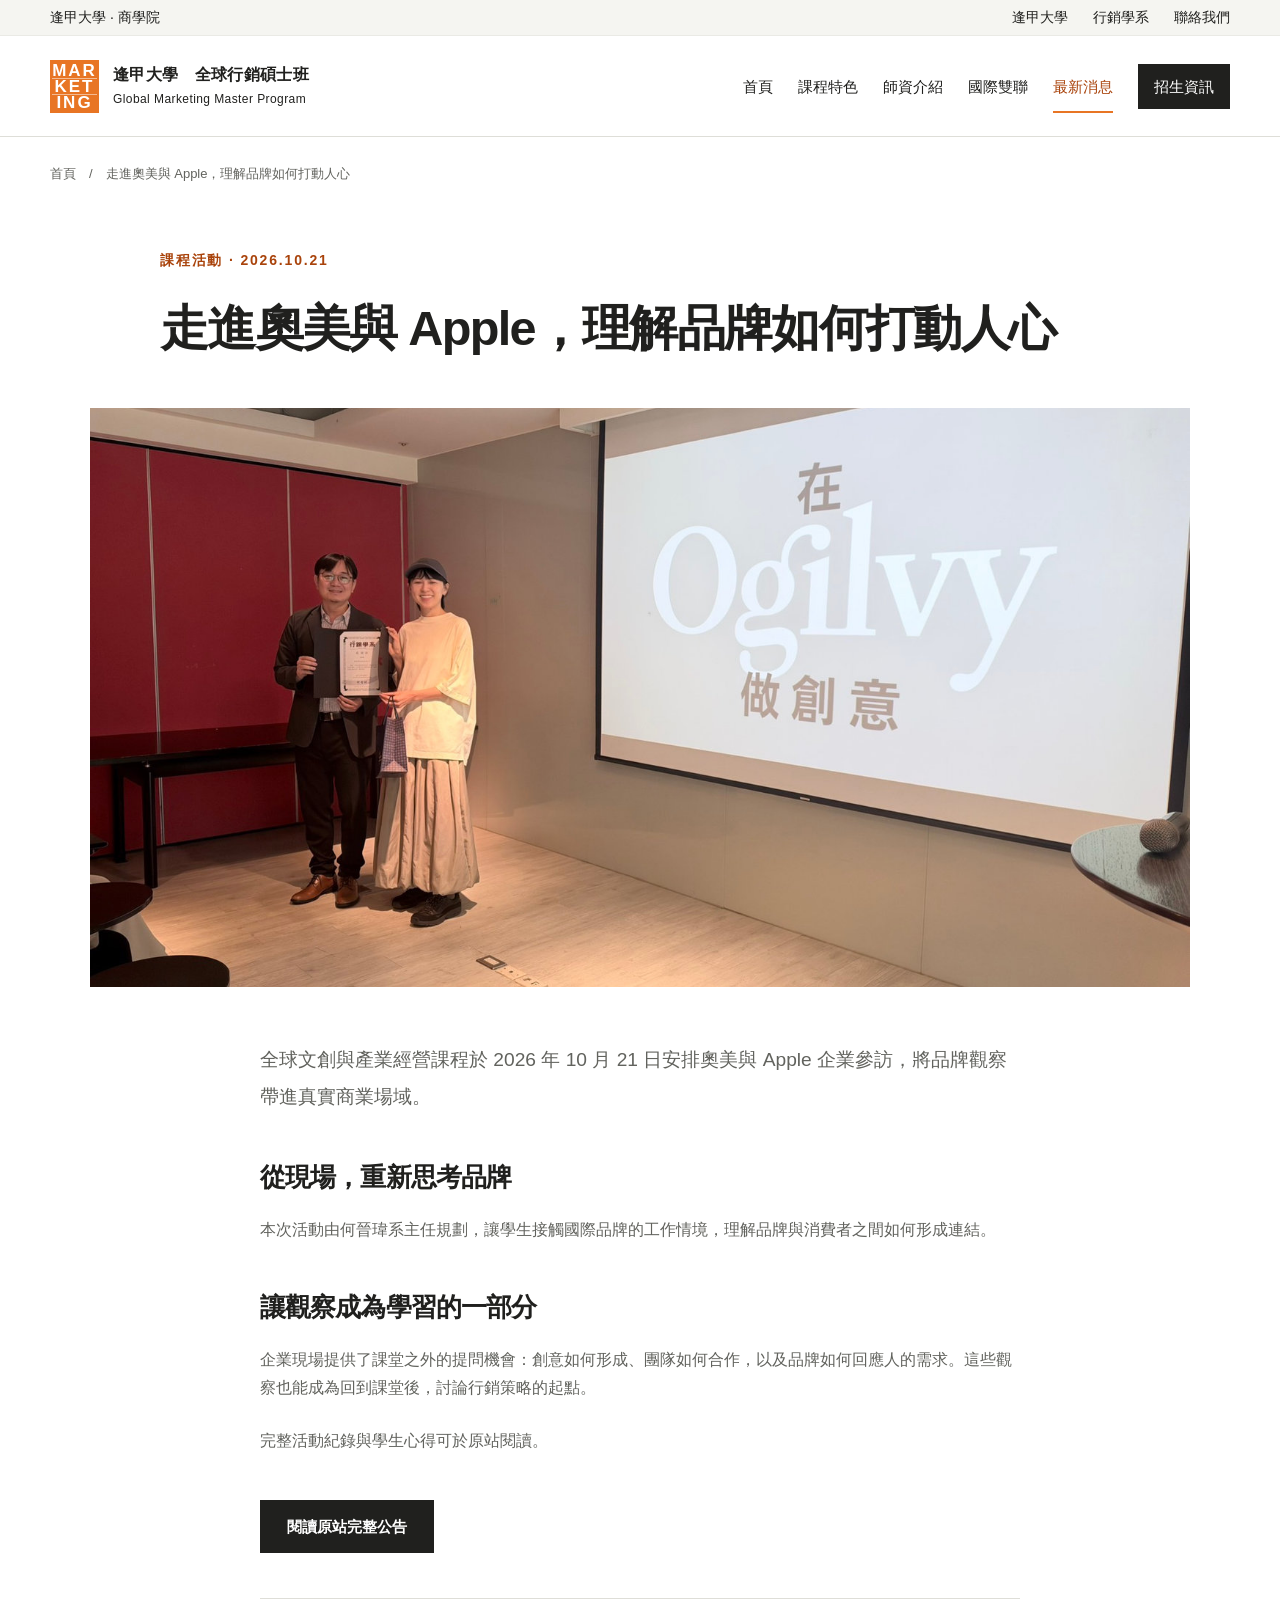
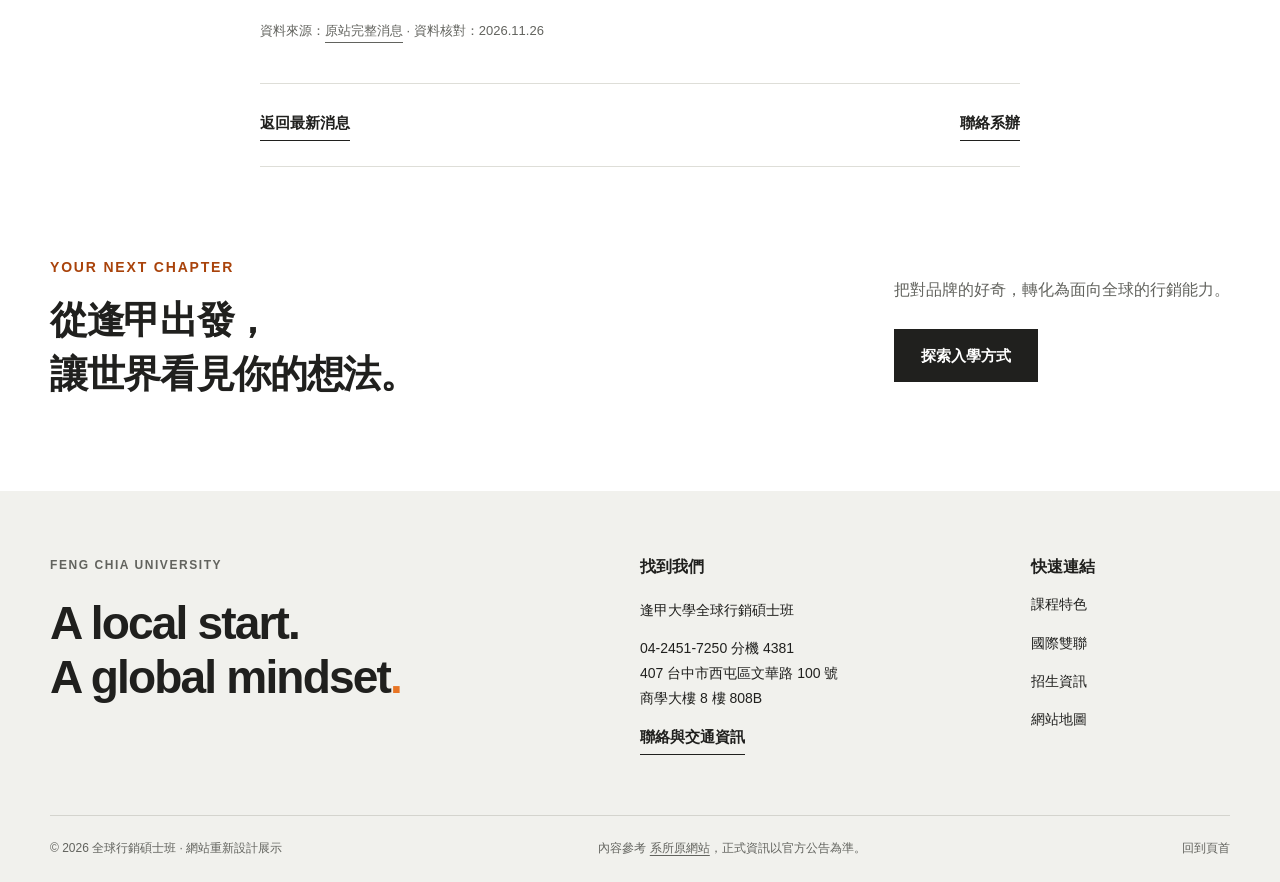
<file: news-brand-visit.html>
<!doctype html>
<html lang="zh-Hant-TW"><head><meta charset="utf-8"><meta name="viewport" content="width=device-width, initial-scale=1"><title>走進奧美與 Apple，理解品牌如何打動人心｜逢甲全球行銷碩士班</title><meta name="description" content="從創意、品牌溝通到企業現場，讓課堂中的提問走進真實世界。"><meta name="robots" content="index, follow, max-image-preview:large"><meta name="theme-color" content="#e87822"><link rel="canonical" href="https://fcu-global-marketing-redesign.jamesyeh0627.chatgpt.site/news-brand-visit.html"><link rel="icon" href="Pics/favicon.svg" type="image/svg+xml"><link rel="stylesheet" href="CSS/style.css"><meta property="og:type" content="website"><meta property="og:locale" content="zh_TW"><meta property="og:site_name" content="逢甲大學全球行銷碩士班"><meta property="og:title" content="走進奧美與 Apple，理解品牌如何打動人心｜逢甲全球行銷碩士班"><meta property="og:description" content="從創意、品牌溝通到企業現場，讓課堂中的提問走進真實世界。"><meta property="og:url" content="https://fcu-global-marketing-redesign.jamesyeh0627.chatgpt.site/news-brand-visit.html"><meta property="og:image" content="https://fcu-global-marketing-redesign.jamesyeh0627.chatgpt.site/Pics/essex-campus.jpg"><meta property="og:image:alt" content="英國 Essex 大學校園與全球學習環境"><meta name="twitter:card" content="summary_large_image"><meta name="twitter:title" content="走進奧美與 Apple，理解品牌如何打動人心｜逢甲全球行銷碩士班"><meta name="twitter:description" content="從創意、品牌溝通到企業現場，讓課堂中的提問走進真實世界。"><meta name="twitter:image" content="https://fcu-global-marketing-redesign.jamesyeh0627.chatgpt.site/Pics/essex-campus.jpg"><script type="application/ld+json">{"@context": "https://schema.org", "@graph": [{"@type": "CollegeOrUniversity", "@id": "https://fcu-global-marketing-redesign.jamesyeh0627.chatgpt.site/#organization", "name": "逢甲大學全球行銷碩士班", "alternateName": "Global Marketing Master Program, Feng Chia University", "url": "https://fcu-global-marketing-redesign.jamesyeh0627.chatgpt.site/", "telephone": "+886-4-24517250", "address": {"@type": "PostalAddress", "streetAddress": "文華路100號 商學大樓808B", "addressLocality": "西屯區", "addressRegion": "台中市", "postalCode": "407", "addressCountry": "TW"}, "sameAs": ["https://globalmarketing.fcu.edu.tw/", "https://www.facebook.com/fcumarketing/", "https://www.instagram.com/global_marketing_fcu/"]}, {"@type": "WebSite", "@id": "https://fcu-global-marketing-redesign.jamesyeh0627.chatgpt.site/#website", "url": "https://fcu-global-marketing-redesign.jamesyeh0627.chatgpt.site/", "name": "逢甲大學全球行銷碩士班", "inLanguage": "zh-TW"}, {"@type": "WebPage", "@id": "https://fcu-global-marketing-redesign.jamesyeh0627.chatgpt.site/news-brand-visit.html#webpage", "url": "https://fcu-global-marketing-redesign.jamesyeh0627.chatgpt.site/news-brand-visit.html", "name": "走進奧美與 Apple，理解品牌如何打動人心｜逢甲全球行銷碩士班", "description": "從創意、品牌溝通到企業現場，讓課堂中的提問走進真實世界。", "inLanguage": "zh-TW", "isPartOf": {"@id": "https://fcu-global-marketing-redesign.jamesyeh0627.chatgpt.site/#website"}}, {"@type": "BreadcrumbList", "itemListElement": [{"@type": "ListItem", "position": 1, "name": "首頁", "item": "https://fcu-global-marketing-redesign.jamesyeh0627.chatgpt.site/"}, {"@type": "ListItem", "position": 2, "name": "走進奧美與 Apple，理解品牌如何打動人心", "item": "https://fcu-global-marketing-redesign.jamesyeh0627.chatgpt.site/news-brand-visit.html"}]}]}</script><script src="JS/main.js" defer></script></head><body id="top"><a class="skip-link" href="#main">跳至主要內容</a><div class="utility"><div class="wrap"><span>逢甲大學 · 商學院</span><div><a href="https://www.fcu.edu.tw/" target="_blank" rel="noopener noreferrer">逢甲大學</a><a href="https://marketing.fcu.edu.tw/" target="_blank" rel="noopener noreferrer">行銷學系</a><a href="contact.html">聯絡我們</a></div></div></div><header class="site-header"><div class="wrap header-inner"><a class="brand" href="index.html" aria-label="逢甲大學全球行銷碩士班首頁"><span class="brand-mark" aria-hidden="true"><span>MAR</span><span>KET</span><span>ING</span></span><span class="brand-text"><strong>逢甲大學　全球行銷碩士班</strong><span lang="en">Global Marketing Master Program</span></span></a><button type="button" class="menu-toggle" aria-label="開啟或關閉主選單" aria-expanded="false" aria-controls="primary-nav"><span class="menu-bars" aria-hidden="true"></span><span>選單</span></button><nav id="primary-nav" class="primary-nav" aria-label="主要導覽"><a href="index.html">首頁</a><a href="courses.html">課程特色</a><a href="faculty.html">師資介紹</a><a href="international.html">國際雙聯</a><a href="news.html" aria-current="page">最新消息</a><a href="admissions.html">招生資訊</a></nav></div></header><main id="main"><div class="breadcrumb wrap"><a href="index.html">首頁</a><span aria-hidden="true">/</span><span>走進奧美與 Apple，理解品牌如何打動人心</span></div><article><header class="article-header wrap"><p class="eyebrow">課程活動 · 2026.10.21</p><h1>走進奧美與 Apple，理解品牌如何打動人心</h1></header><div class="wrap article-photo"><img src="Pics/brand-visit.jpg" alt="全球行銷碩士班於奧美進行企業參訪" class="" width="1500" height="1000" fetchpriority="high" decoding="async"></div><div class="article-content"><p class="lead">全球文創與產業經營課程於 2026 年 10 月 21 日安排奧美與 Apple 企業參訪，將品牌觀察帶進真實商業場域。</p><h2>從現場，重新思考品牌</h2><p>本次活動由何晉瑋系主任規劃，讓學生接觸國際品牌的工作情境，理解品牌與消費者之間如何形成連結。</p><h2>讓觀察成為學習的一部分</h2><p>企業現場提供了課堂之外的提問機會：創意如何形成、團隊如何合作，以及品牌如何回應人的需求。這些觀察也能成為回到課堂後，討論行銷策略的起點。</p><p>完整活動紀錄與學生心得可於原站閱讀。</p><a href="https://globalmarketing.fcu.edu.tw/115走訪奧美與apple品牌" class="button dark" target="_blank" rel="noopener noreferrer">閱讀原站完整公告</a><p class="source">資料來源：<a href="https://globalmarketing.fcu.edu.tw/115走訪奧美與apple品牌" class="text-link" target="_blank" rel="noopener noreferrer">原站完整消息</a> · 資料核對：2026.11.26</p><div class="article-back"><a href="news.html" class="text-link">返回最新消息</a><a href="contact.html" class="text-link">聯絡系辦</a></div></div></article><section class="cta wrap"><div><p class="eyebrow">YOUR NEXT CHAPTER</p><h2>從逢甲出發，<br>讓世界看見你的想法。</h2></div><div><p>把對品牌的好奇，轉化為面向全球的行銷能力。</p><a href="admissions.html" class="button dark">探索入學方式</a></div></section></main><footer class="footer"><div class="wrap"><div class="footer-top"><div><p class="eyebrow">FENG CHIA UNIVERSITY</p><p class="footer-headline" lang="en">A local start.<br>A global mindset<span>.</span></p></div><div class="footer-contact"><h2>找到我們</h2><p>逢甲大學全球行銷碩士班</p><a href="tel:+886424517250,4381">04-2451-7250 分機 4381</a><p>407 台中市西屯區文華路 100 號<br>商學大樓 8 樓 808B</p><a href="contact.html" class="text-link">聯絡與交通資訊</a></div><nav class="footer-nav" aria-label="頁尾導覽"><h2>快速連結</h2><a href="courses.html" class="text-link">課程特色</a><a href="international.html" class="text-link">國際雙聯</a><a href="admissions.html" class="text-link">招生資訊</a><a href="sitemap.html" class="text-link">網站地圖</a></nav></div><div class="footer-bottom"><p>© 2026 全球行銷碩士班 · 網站重新設計展示</p><p>內容參考 <a href="https://globalmarketing.fcu.edu.tw/" target="_blank" rel="noopener noreferrer">系所原網站</a>，正式資訊以官方公告為準。</p><a href="#top">回到頁首</a></div></div></footer></body></html>
</file>
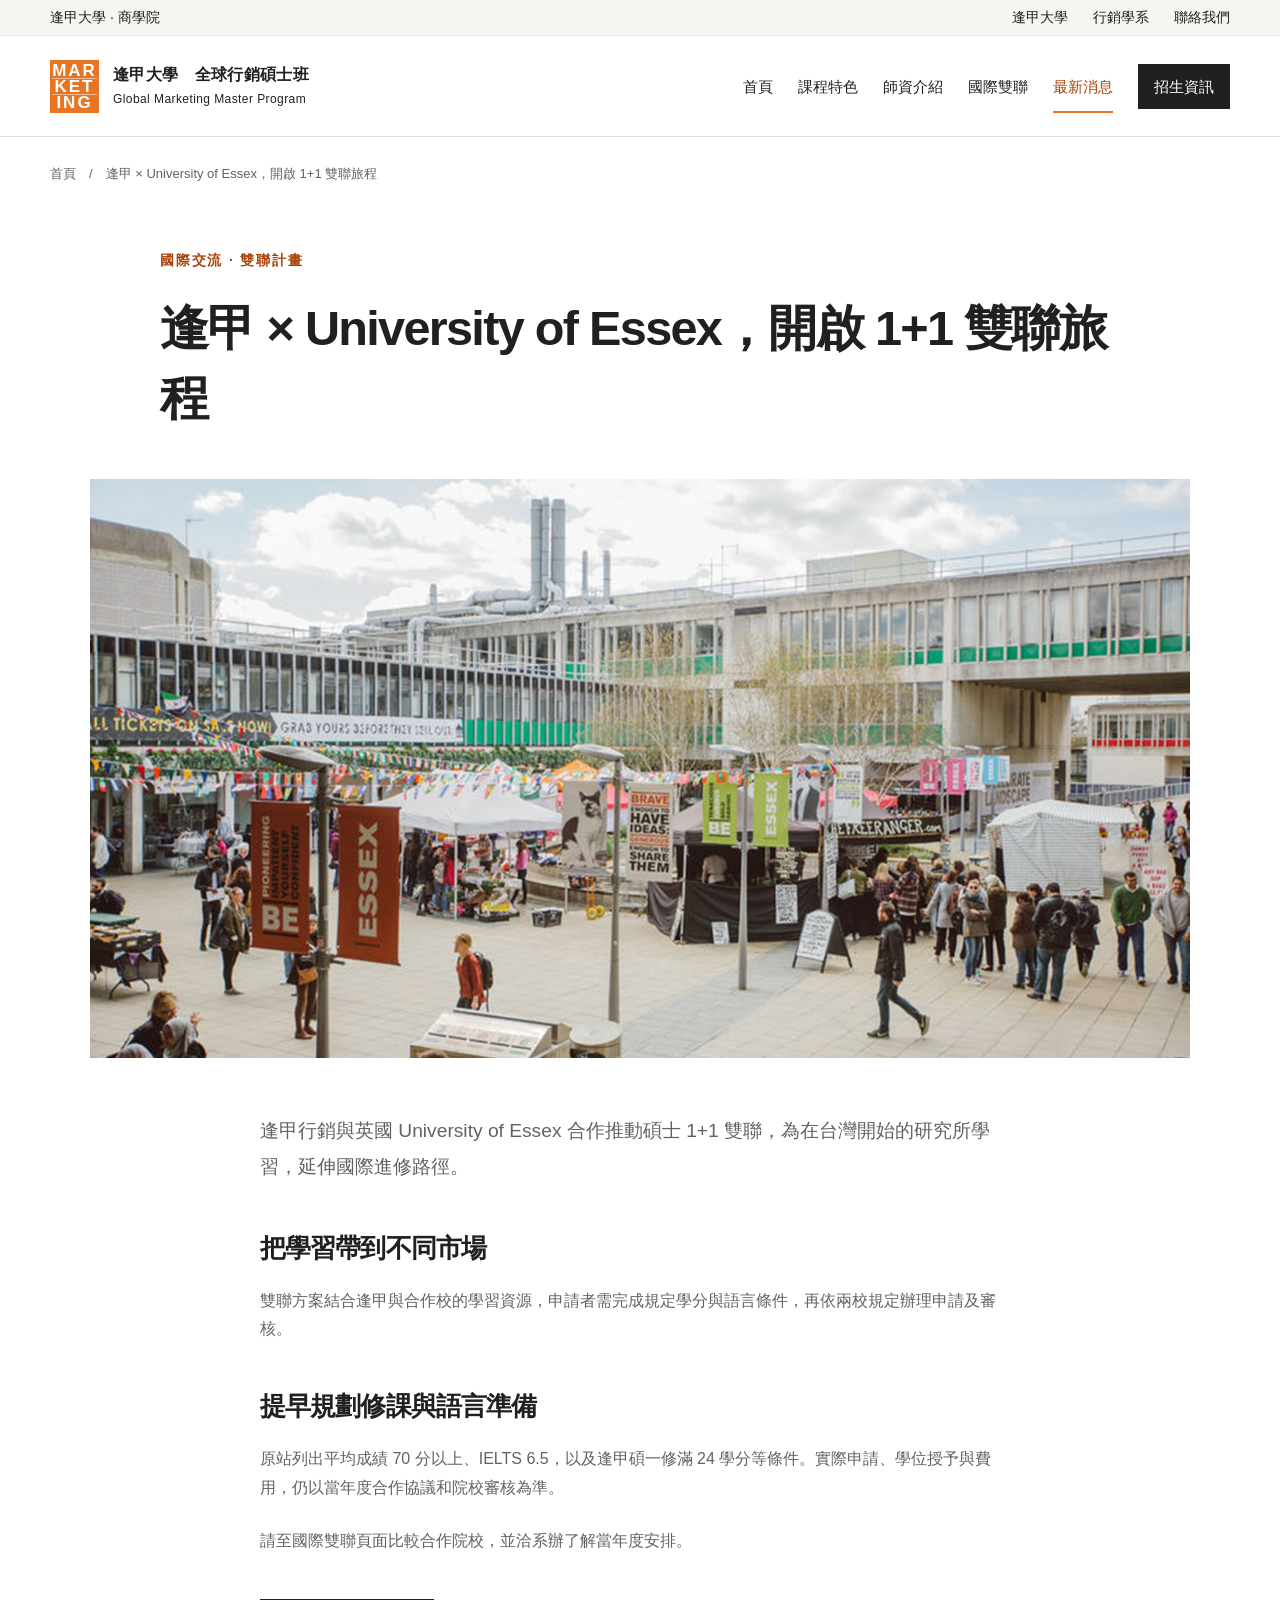
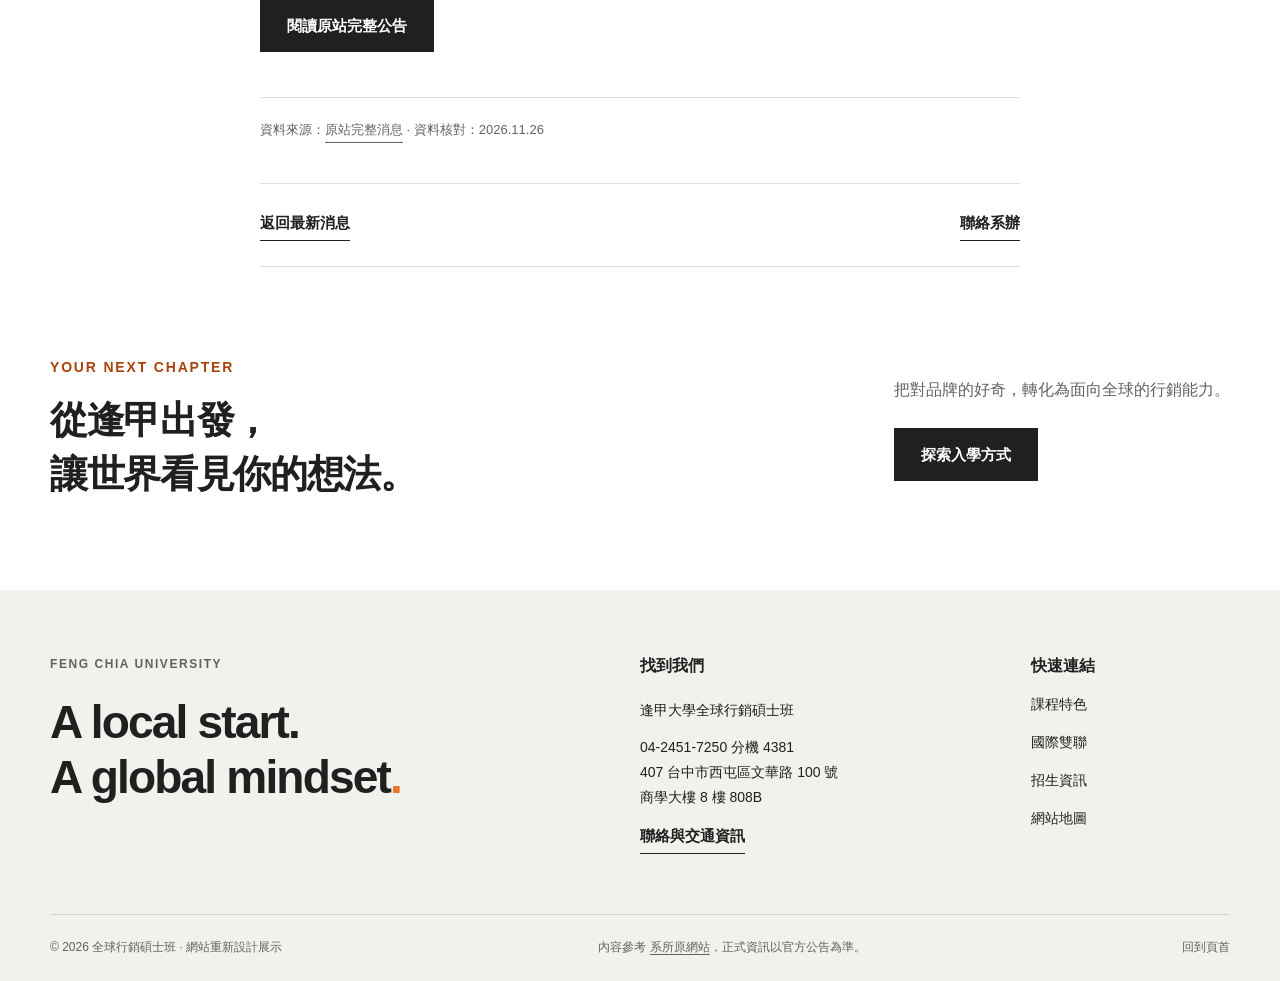
<file: news-essex.html>
<!doctype html>
<html lang="zh-Hant-TW"><head><meta charset="utf-8"><meta name="viewport" content="width=device-width, initial-scale=1"><title>逢甲 × University of Essex，開啟 1+1 雙聯旅程｜逢甲全球行銷碩士班</title><meta name="description" content="在台灣打好行銷基礎，銜接英國學習，探索跨國進修的可能。"><meta name="robots" content="index, follow, max-image-preview:large"><meta name="theme-color" content="#e87822"><link rel="canonical" href="https://fcu-global-marketing-redesign.jamesyeh0627.chatgpt.site/news-essex.html"><link rel="icon" href="Pics/favicon.svg" type="image/svg+xml"><link rel="stylesheet" href="CSS/style.css"><meta property="og:type" content="website"><meta property="og:locale" content="zh_TW"><meta property="og:site_name" content="逢甲大學全球行銷碩士班"><meta property="og:title" content="逢甲 × University of Essex，開啟 1+1 雙聯旅程｜逢甲全球行銷碩士班"><meta property="og:description" content="在台灣打好行銷基礎，銜接英國學習，探索跨國進修的可能。"><meta property="og:url" content="https://fcu-global-marketing-redesign.jamesyeh0627.chatgpt.site/news-essex.html"><meta property="og:image" content="https://fcu-global-marketing-redesign.jamesyeh0627.chatgpt.site/Pics/essex-campus.jpg"><meta property="og:image:alt" content="英國 Essex 大學校園與全球學習環境"><meta name="twitter:card" content="summary_large_image"><meta name="twitter:title" content="逢甲 × University of Essex，開啟 1+1 雙聯旅程｜逢甲全球行銷碩士班"><meta name="twitter:description" content="在台灣打好行銷基礎，銜接英國學習，探索跨國進修的可能。"><meta name="twitter:image" content="https://fcu-global-marketing-redesign.jamesyeh0627.chatgpt.site/Pics/essex-campus.jpg"><script type="application/ld+json">{"@context": "https://schema.org", "@graph": [{"@type": "CollegeOrUniversity", "@id": "https://fcu-global-marketing-redesign.jamesyeh0627.chatgpt.site/#organization", "name": "逢甲大學全球行銷碩士班", "alternateName": "Global Marketing Master Program, Feng Chia University", "url": "https://fcu-global-marketing-redesign.jamesyeh0627.chatgpt.site/", "telephone": "+886-4-24517250", "address": {"@type": "PostalAddress", "streetAddress": "文華路100號 商學大樓808B", "addressLocality": "西屯區", "addressRegion": "台中市", "postalCode": "407", "addressCountry": "TW"}, "sameAs": ["https://globalmarketing.fcu.edu.tw/", "https://www.facebook.com/fcumarketing/", "https://www.instagram.com/global_marketing_fcu/"]}, {"@type": "WebSite", "@id": "https://fcu-global-marketing-redesign.jamesyeh0627.chatgpt.site/#website", "url": "https://fcu-global-marketing-redesign.jamesyeh0627.chatgpt.site/", "name": "逢甲大學全球行銷碩士班", "inLanguage": "zh-TW"}, {"@type": "WebPage", "@id": "https://fcu-global-marketing-redesign.jamesyeh0627.chatgpt.site/news-essex.html#webpage", "url": "https://fcu-global-marketing-redesign.jamesyeh0627.chatgpt.site/news-essex.html", "name": "逢甲 × University of Essex，開啟 1+1 雙聯旅程｜逢甲全球行銷碩士班", "description": "在台灣打好行銷基礎，銜接英國學習，探索跨國進修的可能。", "inLanguage": "zh-TW", "isPartOf": {"@id": "https://fcu-global-marketing-redesign.jamesyeh0627.chatgpt.site/#website"}}, {"@type": "BreadcrumbList", "itemListElement": [{"@type": "ListItem", "position": 1, "name": "首頁", "item": "https://fcu-global-marketing-redesign.jamesyeh0627.chatgpt.site/"}, {"@type": "ListItem", "position": 2, "name": "逢甲 × University of Essex，開啟 1+1 雙聯旅程", "item": "https://fcu-global-marketing-redesign.jamesyeh0627.chatgpt.site/news-essex.html"}]}]}</script><script src="JS/main.js" defer></script></head><body id="top"><a class="skip-link" href="#main">跳至主要內容</a><div class="utility"><div class="wrap"><span>逢甲大學 · 商學院</span><div><a href="https://www.fcu.edu.tw/" target="_blank" rel="noopener noreferrer">逢甲大學</a><a href="https://marketing.fcu.edu.tw/" target="_blank" rel="noopener noreferrer">行銷學系</a><a href="contact.html">聯絡我們</a></div></div></div><header class="site-header"><div class="wrap header-inner"><a class="brand" href="index.html" aria-label="逢甲大學全球行銷碩士班首頁"><span class="brand-mark" aria-hidden="true"><span>MAR</span><span>KET</span><span>ING</span></span><span class="brand-text"><strong>逢甲大學　全球行銷碩士班</strong><span lang="en">Global Marketing Master Program</span></span></a><button type="button" class="menu-toggle" aria-label="開啟或關閉主選單" aria-expanded="false" aria-controls="primary-nav"><span class="menu-bars" aria-hidden="true"></span><span>選單</span></button><nav id="primary-nav" class="primary-nav" aria-label="主要導覽"><a href="index.html">首頁</a><a href="courses.html">課程特色</a><a href="faculty.html">師資介紹</a><a href="international.html">國際雙聯</a><a href="news.html" aria-current="page">最新消息</a><a href="admissions.html">招生資訊</a></nav></div></header><main id="main"><div class="breadcrumb wrap"><a href="index.html">首頁</a><span aria-hidden="true">/</span><span>逢甲 × University of Essex，開啟 1+1 雙聯旅程</span></div><article><header class="article-header wrap"><p class="eyebrow">國際交流 · 雙聯計畫</p><h1>逢甲 × University of Essex，開啟 1+1 雙聯旅程</h1></header><div class="wrap article-photo"><img src="Pics/essex-campus.jpg" alt="英國 Essex 大學校園" class="" width="1500" height="1000" fetchpriority="high" decoding="async"></div><div class="article-content"><p class="lead">逢甲行銷與英國 University of Essex 合作推動碩士 1+1 雙聯，為在台灣開始的研究所學習，延伸國際進修路徑。</p><h2>把學習帶到不同市場</h2><p>雙聯方案結合逢甲與合作校的學習資源，申請者需完成規定學分與語言條件，再依兩校規定辦理申請及審核。</p><h2>提早規劃修課與語言準備</h2><p>原站列出平均成績 70 分以上、IELTS 6.5，以及逢甲碩一修滿 24 學分等條件。實際申請、學位授予與費用，仍以當年度合作協議和院校審核為準。</p><p>請至國際雙聯頁面比較合作院校，並洽系辦了解當年度安排。</p><a href="https://globalmarketing.fcu.edu.tw/essex" class="button dark" target="_blank" rel="noopener noreferrer">閱讀原站完整公告</a><p class="source">資料來源：<a href="https://globalmarketing.fcu.edu.tw/essex" class="text-link" target="_blank" rel="noopener noreferrer">原站完整消息</a> · 資料核對：2026.11.26</p><div class="article-back"><a href="news.html" class="text-link">返回最新消息</a><a href="contact.html" class="text-link">聯絡系辦</a></div></div></article><section class="cta wrap"><div><p class="eyebrow">YOUR NEXT CHAPTER</p><h2>從逢甲出發，<br>讓世界看見你的想法。</h2></div><div><p>把對品牌的好奇，轉化為面向全球的行銷能力。</p><a href="admissions.html" class="button dark">探索入學方式</a></div></section></main><footer class="footer"><div class="wrap"><div class="footer-top"><div><p class="eyebrow">FENG CHIA UNIVERSITY</p><p class="footer-headline" lang="en">A local start.<br>A global mindset<span>.</span></p></div><div class="footer-contact"><h2>找到我們</h2><p>逢甲大學全球行銷碩士班</p><a href="tel:+886424517250,4381">04-2451-7250 分機 4381</a><p>407 台中市西屯區文華路 100 號<br>商學大樓 8 樓 808B</p><a href="contact.html" class="text-link">聯絡與交通資訊</a></div><nav class="footer-nav" aria-label="頁尾導覽"><h2>快速連結</h2><a href="courses.html" class="text-link">課程特色</a><a href="international.html" class="text-link">國際雙聯</a><a href="admissions.html" class="text-link">招生資訊</a><a href="sitemap.html" class="text-link">網站地圖</a></nav></div><div class="footer-bottom"><p>© 2026 全球行銷碩士班 · 網站重新設計展示</p><p>內容參考 <a href="https://globalmarketing.fcu.edu.tw/" target="_blank" rel="noopener noreferrer">系所原網站</a>，正式資訊以官方公告為準。</p><a href="#top">回到頁首</a></div></div></footer></body></html>
</file>
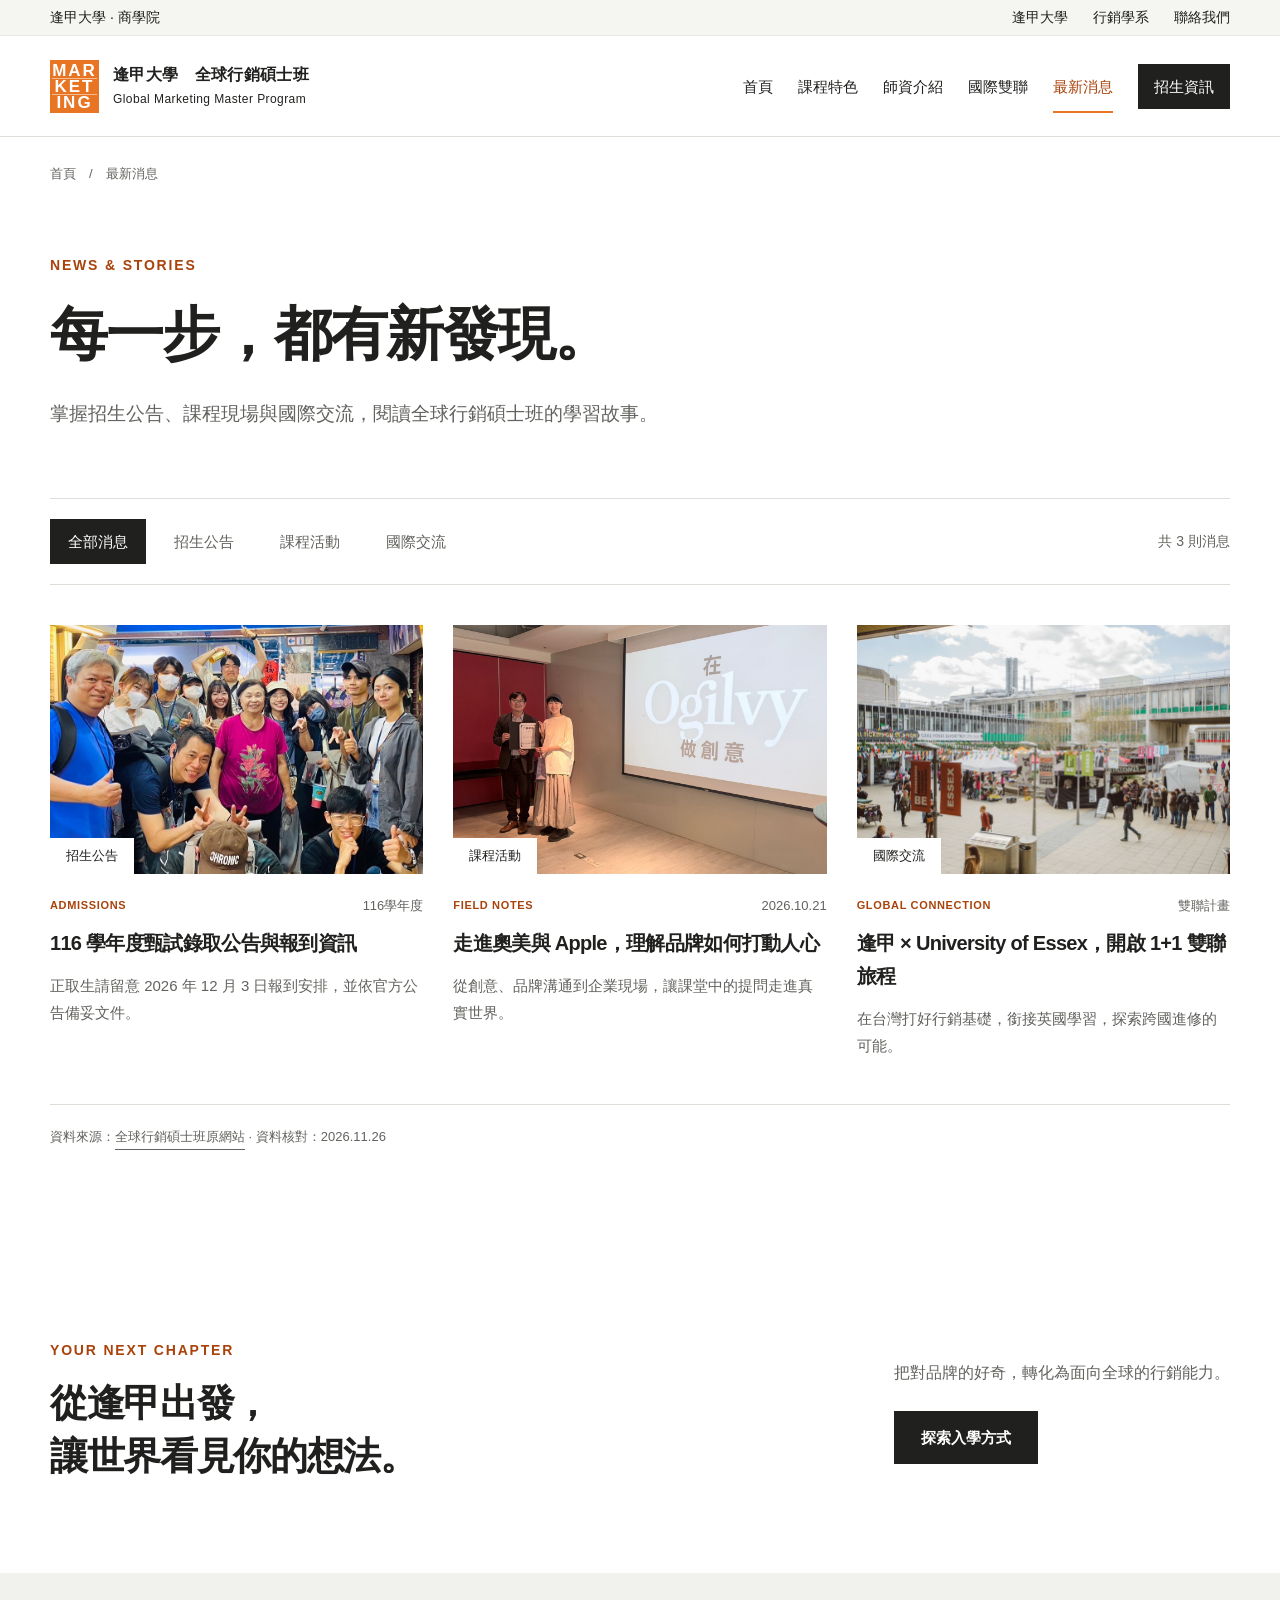
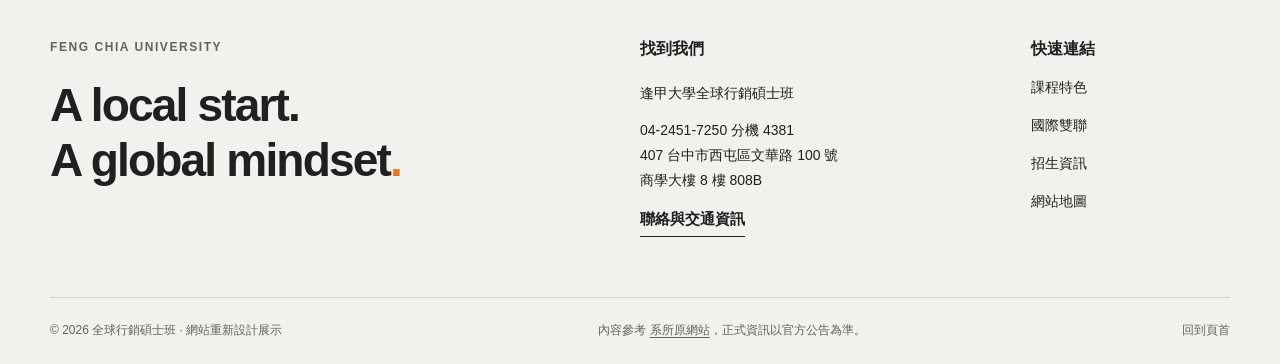
<file: news.html>
<!doctype html>
<html lang="zh-Hant-TW"><head><meta charset="utf-8"><meta name="viewport" content="width=device-width, initial-scale=1"><title>最新消息｜招生公告・課程活動・國際交流｜逢甲全球行銷</title><meta name="description" content="閱讀逢甲全球行銷碩士班最新招生公告、奧美與 Apple 企業參訪、Essex 國際雙聯消息，依分類快速找到需要的資訊。"><meta name="robots" content="index, follow, max-image-preview:large"><meta name="theme-color" content="#e87822"><link rel="canonical" href="https://fcu-global-marketing-redesign.jamesyeh0627.chatgpt.site/news.html"><link rel="icon" href="Pics/favicon.svg" type="image/svg+xml"><link rel="stylesheet" href="CSS/style.css"><meta property="og:type" content="website"><meta property="og:locale" content="zh_TW"><meta property="og:site_name" content="逢甲大學全球行銷碩士班"><meta property="og:title" content="最新消息｜招生公告・課程活動・國際交流｜逢甲全球行銷"><meta property="og:description" content="閱讀逢甲全球行銷碩士班最新招生公告、奧美與 Apple 企業參訪、Essex 國際雙聯消息，依分類快速找到需要的資訊。"><meta property="og:url" content="https://fcu-global-marketing-redesign.jamesyeh0627.chatgpt.site/news.html"><meta property="og:image" content="https://fcu-global-marketing-redesign.jamesyeh0627.chatgpt.site/Pics/essex-campus.jpg"><meta property="og:image:alt" content="英國 Essex 大學校園與全球學習環境"><meta name="twitter:card" content="summary_large_image"><meta name="twitter:title" content="最新消息｜招生公告・課程活動・國際交流｜逢甲全球行銷"><meta name="twitter:description" content="閱讀逢甲全球行銷碩士班最新招生公告、奧美與 Apple 企業參訪、Essex 國際雙聯消息，依分類快速找到需要的資訊。"><meta name="twitter:image" content="https://fcu-global-marketing-redesign.jamesyeh0627.chatgpt.site/Pics/essex-campus.jpg"><script type="application/ld+json">{"@context": "https://schema.org", "@graph": [{"@type": "CollegeOrUniversity", "@id": "https://fcu-global-marketing-redesign.jamesyeh0627.chatgpt.site/#organization", "name": "逢甲大學全球行銷碩士班", "alternateName": "Global Marketing Master Program, Feng Chia University", "url": "https://fcu-global-marketing-redesign.jamesyeh0627.chatgpt.site/", "telephone": "+886-4-24517250", "address": {"@type": "PostalAddress", "streetAddress": "文華路100號 商學大樓808B", "addressLocality": "西屯區", "addressRegion": "台中市", "postalCode": "407", "addressCountry": "TW"}, "sameAs": ["https://globalmarketing.fcu.edu.tw/", "https://www.facebook.com/fcumarketing/", "https://www.instagram.com/global_marketing_fcu/"]}, {"@type": "WebSite", "@id": "https://fcu-global-marketing-redesign.jamesyeh0627.chatgpt.site/#website", "url": "https://fcu-global-marketing-redesign.jamesyeh0627.chatgpt.site/", "name": "逢甲大學全球行銷碩士班", "inLanguage": "zh-TW"}, {"@type": "WebPage", "@id": "https://fcu-global-marketing-redesign.jamesyeh0627.chatgpt.site/news.html#webpage", "url": "https://fcu-global-marketing-redesign.jamesyeh0627.chatgpt.site/news.html", "name": "最新消息｜招生公告・課程活動・國際交流｜逢甲全球行銷", "description": "閱讀逢甲全球行銷碩士班最新招生公告、奧美與 Apple 企業參訪、Essex 國際雙聯消息，依分類快速找到需要的資訊。", "inLanguage": "zh-TW", "isPartOf": {"@id": "https://fcu-global-marketing-redesign.jamesyeh0627.chatgpt.site/#website"}}, {"@type": "BreadcrumbList", "itemListElement": [{"@type": "ListItem", "position": 1, "name": "首頁", "item": "https://fcu-global-marketing-redesign.jamesyeh0627.chatgpt.site/"}, {"@type": "ListItem", "position": 2, "name": "最新消息", "item": "https://fcu-global-marketing-redesign.jamesyeh0627.chatgpt.site/news.html"}]}]}</script><script src="JS/main.js" defer></script></head><body id="top"><a class="skip-link" href="#main">跳至主要內容</a><div class="utility"><div class="wrap"><span>逢甲大學 · 商學院</span><div><a href="https://www.fcu.edu.tw/" target="_blank" rel="noopener noreferrer">逢甲大學</a><a href="https://marketing.fcu.edu.tw/" target="_blank" rel="noopener noreferrer">行銷學系</a><a href="contact.html">聯絡我們</a></div></div></div><header class="site-header"><div class="wrap header-inner"><a class="brand" href="index.html" aria-label="逢甲大學全球行銷碩士班首頁"><span class="brand-mark" aria-hidden="true"><span>MAR</span><span>KET</span><span>ING</span></span><span class="brand-text"><strong>逢甲大學　全球行銷碩士班</strong><span lang="en">Global Marketing Master Program</span></span></a><button type="button" class="menu-toggle" aria-label="開啟或關閉主選單" aria-expanded="false" aria-controls="primary-nav"><span class="menu-bars" aria-hidden="true"></span><span>選單</span></button><nav id="primary-nav" class="primary-nav" aria-label="主要導覽"><a href="index.html">首頁</a><a href="courses.html">課程特色</a><a href="faculty.html">師資介紹</a><a href="international.html">國際雙聯</a><a href="news.html" aria-current="page">最新消息</a><a href="admissions.html">招生資訊</a></nav></div></header><main id="main"><div class="breadcrumb wrap"><a href="index.html">首頁</a><span aria-hidden="true">/</span><span>最新消息</span></div><section class="page-intro wrap"><p class="eyebrow">NEWS & STORIES</p><h1>每一步，都有新發現。</h1><p class="lead">掌握招生公告、課程現場與國際交流，閱讀全球行銷碩士班的學習故事。</p></section><section class="wrap section-top section-bottom"><div class="news-tools"><div class="filters" role="group" aria-label="消息分類"><button type="button" data-filter="全部" aria-pressed="true">全部消息</button><button type="button" data-filter="招生公告" aria-pressed="false">招生公告</button><button type="button" data-filter="課程活動" aria-pressed="false">課程活動</button><button type="button" data-filter="國際交流" aria-pressed="false">國際交流</button></div><p id="filter-status" role="status" aria-live="polite">共 3 則消息</p></div><div class="cards three"><article class="news-card" data-category="招生公告"><a href="news-admissions.html" class="image-link"><img src="Pics/learning.jpg" alt="全球行銷碩士班產學共學活動" class="" width="1500" height="1000" loading="lazy" decoding="async"><span class="image-label">招生公告</span></a><div class="meta"><span>ADMISSIONS</span><span>116學年度</span></div><h2 class="news-title"><a href="news-admissions.html" class="card-title">116 學年度甄試錄取公告與報到資訊</a></h2><p>正取生請留意 2026 年 12 月 3 日報到安排，並依官方公告備妥文件。</p></article><article class="news-card" data-category="課程活動"><a href="news-brand-visit.html" class="image-link"><img src="Pics/brand-visit.jpg" alt="全球行銷碩士班師生走訪奧美企業" class="" width="1500" height="1000" loading="lazy" decoding="async"><span class="image-label">課程活動</span></a><div class="meta"><span>FIELD NOTES</span><span>2026.10.21</span></div><h2 class="news-title"><a href="news-brand-visit.html" class="card-title">走進奧美與 Apple，理解品牌如何打動人心</a></h2><p>從創意、品牌溝通到企業現場，讓課堂中的提問走進真實世界。</p></article><article class="news-card" data-category="國際交流"><a href="news-essex.html" class="image-link"><img src="Pics/essex-campus.jpg" alt="英國艾塞克斯大學校園與國際學習環境" class="" width="1500" height="1000" loading="lazy" decoding="async"><span class="image-label">國際交流</span></a><div class="meta"><span>GLOBAL CONNECTION</span><span>雙聯計畫</span></div><h2 class="news-title"><a href="news-essex.html" class="card-title">逢甲 × University of Essex，開啟 1+1 雙聯旅程</a></h2><p>在台灣打好行銷基礎，銜接英國學習，探索跨國進修的可能。</p></article></div><p class="source">資料來源：<a href="https://globalmarketing.fcu.edu.tw/" class="text-link" target="_blank" rel="noopener noreferrer">全球行銷碩士班原網站</a> · 資料核對：2026.11.26</p></section><section class="cta wrap"><div><p class="eyebrow">YOUR NEXT CHAPTER</p><h2>從逢甲出發，<br>讓世界看見你的想法。</h2></div><div><p>把對品牌的好奇，轉化為面向全球的行銷能力。</p><a href="admissions.html" class="button dark">探索入學方式</a></div></section></main><footer class="footer"><div class="wrap"><div class="footer-top"><div><p class="eyebrow">FENG CHIA UNIVERSITY</p><p class="footer-headline" lang="en">A local start.<br>A global mindset<span>.</span></p></div><div class="footer-contact"><h2>找到我們</h2><p>逢甲大學全球行銷碩士班</p><a href="tel:+886424517250,4381">04-2451-7250 分機 4381</a><p>407 台中市西屯區文華路 100 號<br>商學大樓 8 樓 808B</p><a href="contact.html" class="text-link">聯絡與交通資訊</a></div><nav class="footer-nav" aria-label="頁尾導覽"><h2>快速連結</h2><a href="courses.html" class="text-link">課程特色</a><a href="international.html" class="text-link">國際雙聯</a><a href="admissions.html" class="text-link">招生資訊</a><a href="sitemap.html" class="text-link">網站地圖</a></nav></div><div class="footer-bottom"><p>© 2026 全球行銷碩士班 · 網站重新設計展示</p><p>內容參考 <a href="https://globalmarketing.fcu.edu.tw/" target="_blank" rel="noopener noreferrer">系所原網站</a>，正式資訊以官方公告為準。</p><a href="#top">回到頁首</a></div></div></footer></body></html>
</file>
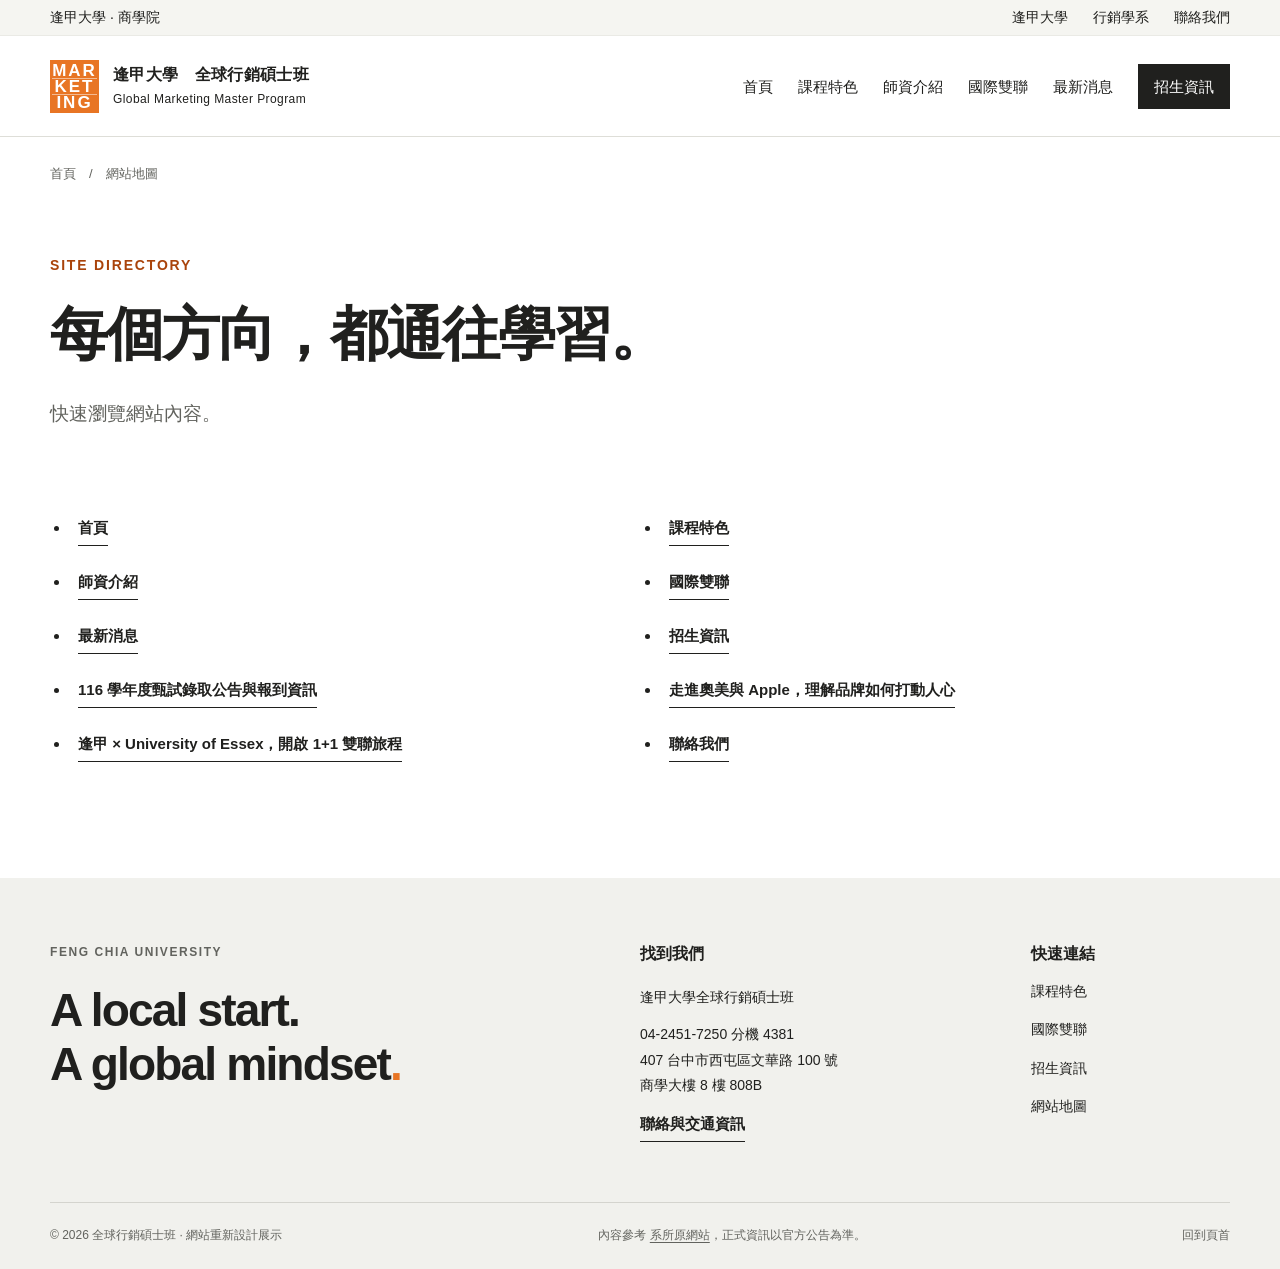
<file: sitemap.html>
<!doctype html>
<html lang="zh-Hant-TW"><head><meta charset="utf-8"><meta name="viewport" content="width=device-width, initial-scale=1"><title>網站地圖｜逢甲全球行銷碩士班</title><meta name="description" content="瀏覽逢甲全球行銷碩士班全部頁面：課程、師資、國際雙聯、最新消息、招生資訊及聯絡方式。"><meta name="robots" content="index, follow, max-image-preview:large"><meta name="theme-color" content="#e87822"><link rel="canonical" href="https://fcu-global-marketing-redesign.jamesyeh0627.chatgpt.site/sitemap.html"><link rel="icon" href="Pics/favicon.svg" type="image/svg+xml"><link rel="stylesheet" href="CSS/style.css"><meta property="og:type" content="website"><meta property="og:locale" content="zh_TW"><meta property="og:site_name" content="逢甲大學全球行銷碩士班"><meta property="og:title" content="網站地圖｜逢甲全球行銷碩士班"><meta property="og:description" content="瀏覽逢甲全球行銷碩士班全部頁面：課程、師資、國際雙聯、最新消息、招生資訊及聯絡方式。"><meta property="og:url" content="https://fcu-global-marketing-redesign.jamesyeh0627.chatgpt.site/sitemap.html"><meta property="og:image" content="https://fcu-global-marketing-redesign.jamesyeh0627.chatgpt.site/Pics/essex-campus.jpg"><meta property="og:image:alt" content="英國 Essex 大學校園與全球學習環境"><meta name="twitter:card" content="summary_large_image"><meta name="twitter:title" content="網站地圖｜逢甲全球行銷碩士班"><meta name="twitter:description" content="瀏覽逢甲全球行銷碩士班全部頁面：課程、師資、國際雙聯、最新消息、招生資訊及聯絡方式。"><meta name="twitter:image" content="https://fcu-global-marketing-redesign.jamesyeh0627.chatgpt.site/Pics/essex-campus.jpg"><script type="application/ld+json">{"@context": "https://schema.org", "@graph": [{"@type": "CollegeOrUniversity", "@id": "https://fcu-global-marketing-redesign.jamesyeh0627.chatgpt.site/#organization", "name": "逢甲大學全球行銷碩士班", "alternateName": "Global Marketing Master Program, Feng Chia University", "url": "https://fcu-global-marketing-redesign.jamesyeh0627.chatgpt.site/", "telephone": "+886-4-24517250", "address": {"@type": "PostalAddress", "streetAddress": "文華路100號 商學大樓808B", "addressLocality": "西屯區", "addressRegion": "台中市", "postalCode": "407", "addressCountry": "TW"}, "sameAs": ["https://globalmarketing.fcu.edu.tw/", "https://www.facebook.com/fcumarketing/", "https://www.instagram.com/global_marketing_fcu/"]}, {"@type": "WebSite", "@id": "https://fcu-global-marketing-redesign.jamesyeh0627.chatgpt.site/#website", "url": "https://fcu-global-marketing-redesign.jamesyeh0627.chatgpt.site/", "name": "逢甲大學全球行銷碩士班", "inLanguage": "zh-TW"}, {"@type": "WebPage", "@id": "https://fcu-global-marketing-redesign.jamesyeh0627.chatgpt.site/sitemap.html#webpage", "url": "https://fcu-global-marketing-redesign.jamesyeh0627.chatgpt.site/sitemap.html", "name": "網站地圖｜逢甲全球行銷碩士班", "description": "瀏覽逢甲全球行銷碩士班全部頁面：課程、師資、國際雙聯、最新消息、招生資訊及聯絡方式。", "inLanguage": "zh-TW", "isPartOf": {"@id": "https://fcu-global-marketing-redesign.jamesyeh0627.chatgpt.site/#website"}}, {"@type": "BreadcrumbList", "itemListElement": [{"@type": "ListItem", "position": 1, "name": "首頁", "item": "https://fcu-global-marketing-redesign.jamesyeh0627.chatgpt.site/"}, {"@type": "ListItem", "position": 2, "name": "網站地圖", "item": "https://fcu-global-marketing-redesign.jamesyeh0627.chatgpt.site/sitemap.html"}]}]}</script><script src="JS/main.js" defer></script></head><body id="top"><a class="skip-link" href="#main">跳至主要內容</a><div class="utility"><div class="wrap"><span>逢甲大學 · 商學院</span><div><a href="https://www.fcu.edu.tw/" target="_blank" rel="noopener noreferrer">逢甲大學</a><a href="https://marketing.fcu.edu.tw/" target="_blank" rel="noopener noreferrer">行銷學系</a><a href="contact.html">聯絡我們</a></div></div></div><header class="site-header"><div class="wrap header-inner"><a class="brand" href="index.html" aria-label="逢甲大學全球行銷碩士班首頁"><span class="brand-mark" aria-hidden="true"><span>MAR</span><span>KET</span><span>ING</span></span><span class="brand-text"><strong>逢甲大學　全球行銷碩士班</strong><span lang="en">Global Marketing Master Program</span></span></a><button type="button" class="menu-toggle" aria-label="開啟或關閉主選單" aria-expanded="false" aria-controls="primary-nav"><span class="menu-bars" aria-hidden="true"></span><span>選單</span></button><nav id="primary-nav" class="primary-nav" aria-label="主要導覽"><a href="index.html">首頁</a><a href="courses.html">課程特色</a><a href="faculty.html">師資介紹</a><a href="international.html">國際雙聯</a><a href="news.html">最新消息</a><a href="admissions.html">招生資訊</a></nav></div></header><main id="main"><div class="breadcrumb wrap"><a href="index.html">首頁</a><span aria-hidden="true">/</span><span>網站地圖</span></div><section class="page-intro wrap"><p class="eyebrow">SITE DIRECTORY</p><h1>每個方向，都通往學習。</h1><p class="lead">快速瀏覽網站內容。</p></section><section class="wrap section-top section-bottom"><ul class="site-map"><li><a href="index.html" class="text-link">首頁</a></li><li><a href="courses.html" class="text-link">課程特色</a></li><li><a href="faculty.html" class="text-link">師資介紹</a></li><li><a href="international.html" class="text-link">國際雙聯</a></li><li><a href="news.html" class="text-link">最新消息</a></li><li><a href="admissions.html" class="text-link">招生資訊</a></li><li><a href="news-admissions.html" class="text-link">116 學年度甄試錄取公告與報到資訊</a></li><li><a href="news-brand-visit.html" class="text-link">走進奧美與 Apple，理解品牌如何打動人心</a></li><li><a href="news-essex.html" class="text-link">逢甲 × University of Essex，開啟 1+1 雙聯旅程</a></li><li><a href="contact.html" class="text-link">聯絡我們</a></li></ul></section></main><footer class="footer"><div class="wrap"><div class="footer-top"><div><p class="eyebrow">FENG CHIA UNIVERSITY</p><p class="footer-headline" lang="en">A local start.<br>A global mindset<span>.</span></p></div><div class="footer-contact"><h2>找到我們</h2><p>逢甲大學全球行銷碩士班</p><a href="tel:+886424517250,4381">04-2451-7250 分機 4381</a><p>407 台中市西屯區文華路 100 號<br>商學大樓 8 樓 808B</p><a href="contact.html" class="text-link">聯絡與交通資訊</a></div><nav class="footer-nav" aria-label="頁尾導覽"><h2>快速連結</h2><a href="courses.html" class="text-link">課程特色</a><a href="international.html" class="text-link">國際雙聯</a><a href="admissions.html" class="text-link">招生資訊</a><a href="sitemap.html" class="text-link">網站地圖</a></nav></div><div class="footer-bottom"><p>© 2026 全球行銷碩士班 · 網站重新設計展示</p><p>內容參考 <a href="https://globalmarketing.fcu.edu.tw/" target="_blank" rel="noopener noreferrer">系所原網站</a>，正式資訊以官方公告為準。</p><a href="#top">回到頁首</a></div></div></footer></body></html>
</file>
<file: CSS/style.css>
/* 12-column Grid System. Breakpoints: desktop > 1100px, tablet 701–1100px, mobile <= 700px. */
:root{--orange:#e87524;--orange-dark:#a9430b;--ink:#20201e;--muted:#62635e;--line:#deded8;--soft:#f5f5f1;--white:#fff;--max:1360px;--gap:28px}*{box-sizing:border-box}html{scroll-behavior:smooth;scroll-padding-top:125px}body{margin:0;color:var(--ink);background:var(--white);font:400 1rem/1.8 "Noto Sans TC","PingFang TC","Microsoft JhengHei",Arial,sans-serif;-webkit-font-smoothing:antialiased}a{color:inherit;text-decoration:none}button,input{font:inherit}button{cursor:pointer}img{display:block;width:100%;height:auto;object-fit:cover}button,a{-webkit-tap-highlight-color:transparent}a:focus-visible,button:focus-visible,summary:focus-visible{outline:3px solid var(--orange-dark);outline-offset:5px}a:hover{color:var(--orange-dark)}h1,h2,h3,p{margin-top:0}h1,h2,h3{line-height:1.4;letter-spacing:-.035em}h2{font-size:clamp(1.8rem,3vw,2.7rem);font-weight:700;margin-bottom:24px}h3{font-size:1.3rem;margin-bottom:14px}p{margin-bottom:24px}p:last-child{margin-bottom:0}.wrap{width:min(calc(100% - 100px),var(--max));margin-inline:auto}.grid{display:grid;grid-template-columns:repeat(12,minmax(0,1fr));gap:var(--gap)}.section{padding-block:100px}.section-top{padding-top:10px}.section-bottom{padding-bottom:100px}.soft{background:var(--soft)}.eyebrow{color:var(--orange-dark);font:600 .875rem/1.5 Arial,sans-serif;letter-spacing:.13em;margin-bottom:22px}.lead{font-size:1.2rem;color:var(--muted);line-height:1.9;max-width:760px}.text-link{display:inline-block;border-bottom:1px solid currentColor;padding-bottom:4px;font-weight:600;font-size:.9375rem}.button{display:inline-flex;min-height:50px;align-items:center;justify-content:center;padding:12px 26px;border:1px solid transparent;font-size:.9375rem;font-weight:600;transition:background .2s,color .2s}.button.orange{background:var(--orange);color:#171714}.button.orange:hover{background:#f2914e}.button.dark{background:var(--ink);color:white}.button.dark:hover{background:#45463e}.button.outline{border-color:#8a8a81}.button.outline:hover{border-color:var(--orange-dark);color:var(--orange-dark)}.button-group{display:flex;gap:14px;flex-wrap:wrap}.skip-link{position:fixed;top:-80px;left:15px;background:var(--ink);color:white;padding:12px 20px;z-index:100}.skip-link:focus{top:12px}.utility{font-size:.875rem;background:var(--soft);border-bottom:1px solid #eaeae5}.utility>.wrap{display:flex;align-items:center;justify-content:space-between;min-height:35px}.utility .wrap>div{display:flex;gap:25px}.site-header{background:#fff;position:sticky;top:0;z-index:20;border-bottom:1px solid var(--line)}.header-inner{display:flex;justify-content:space-between;align-items:center;min-height:100px;gap:24px}.brand{display:inline-flex;align-items:center;gap:14px;flex-shrink:0}.brand:hover{color:var(--ink)}.brand-mark{height:53px;width:49px;background:var(--orange);color:#fff;display:flex;flex-direction:column;justify-content:center;padding:3px 2px;font:bold 17px/15px Arial,sans-serif;letter-spacing:2px;text-align:center}.brand-mark span+span{border-top:1px solid #ffffff80}.brand-text{display:flex;flex-direction:column;gap:4px;line-height:1.4}.brand-text strong{font-size:1rem;letter-spacing:.02em}.brand-text>span{font:500 .75rem/1.5 Arial,sans-serif;letter-spacing:.035em}.primary-nav{display:flex;gap:25px;align-self:stretch;align-items:center;font-size:.9375rem;white-space:nowrap}.primary-nav a{display:flex;align-items:center;position:relative;height:100%;font-weight:500}.primary-nav a[aria-current=page]{color:var(--orange-dark)}.primary-nav a[aria-current=page]:after{content:"";position:absolute;bottom:23px;height:2px;background:var(--orange);width:100%}.primary-nav a:last-child{height:auto;background:var(--ink);color:#fff;padding:9px 16px}.primary-nav a:last-child[aria-current=page]:after{bottom:0}.menu-toggle{display:none}.hero{padding-top:44px;padding-bottom:44px;align-items:stretch;gap:24px;position:relative}.hero-copy{grid-column:span 6;padding-top:26px;padding-bottom:24px;align-self:center}.hero .eyebrow{font-size:.8125rem;letter-spacing:.12em}.hero h1{margin-bottom:24px}.english-title{display:block;font:bold clamp(3.3rem,5.5vw,5.5rem)/1.01 Arial,Helvetica,sans-serif;letter-spacing:-.065em}.orange-dot{color:var(--orange)}.chinese-title{display:block;font-size:clamp(1.5rem,2.45vw,2.25rem);letter-spacing:.015em;margin-top:26px;line-height:1.5}.hero-description{color:var(--muted);font-size:1rem;line-height:1.95;margin-bottom:28px}.hero-note{font-size:.875rem;color:var(--muted);margin-top:31px;letter-spacing:.06em}.hero-visual{grid-column:span 6;position:relative;min-height:530px;overflow:hidden;background:var(--soft)}.hero-visual>img{height:100%;position:absolute;inset:0;object-position:46% 50%}.hero-visual:after{content:"";position:absolute;inset:40% 0 0;background:linear-gradient(transparent,#161813a8)}.photo-caption{position:absolute;bottom:32px;left:32px;right:20px;color:white;z-index:1;display:flex;align-items:flex-start;flex-direction:column;gap:7px}.photo-caption>span{font:500 .75rem/1.5 Arial,sans-serif;letter-spacing:.16em}.photo-caption>strong{font-size:1.5rem;font-weight:600}.photo-caption>a{font-size:.875rem;border-bottom:1px solid #ffffffb0;padding-bottom:2px}.photo-caption>a:hover{color:white}.vertical-note{position:absolute;right:15px;top:25px;writing-mode:vertical-rl;font:600 .625rem/1.5 Arial;letter-spacing:.15em;color:white;text-shadow:0 1px 4px #000;z-index:1}.announcement{border-block:1px solid var(--line)}.announcement>.wrap{display:flex;align-items:center;gap:28px;padding-block:20px;font-size:.9375rem}.announcement-tag{color:var(--orange-dark);font-weight:700;padding-right:28px;border-right:1px solid var(--line);flex-shrink:0}.announcement p{margin:0;flex:1}.announcement .text-link{white-space:nowrap;font-size:.875rem}.about-grid{align-items:start;row-gap:0}.about-grid>div:first-child{grid-column:span 6}.about-copy{grid-column:span 6;color:var(--muted);padding-top:35px;max-width:610px}.about-copy .text-link{color:var(--ink)}.pillars{display:grid;grid-template-columns:repeat(3,minmax(0,1fr));gap:0;margin-top:44px;border-top:1px solid var(--line);padding-top:38px}.pillars article{padding-right:40px}.pillars article+article{border-left:1px solid var(--line);padding-left:40px}.pillars h3{font-size:1.25rem;margin-bottom:12px}.pillars p{color:var(--muted);margin-bottom:16px}.pillar-icon{font-size:1.8rem;line-height:1;display:block;color:var(--orange-dark);margin-bottom:24px}.section-heading{display:flex;justify-content:space-between;align-items:flex-end;gap:30px;margin-bottom:40px}.section-heading .eyebrow{margin-bottom:14px}.section-heading h2{margin:0}.section-heading>a{flex-shrink:0}.learning-grid{display:grid;grid-template-columns:1.15fr 1fr;gap:70px;align-items:stretch}.feature-photo{position:relative;min-height:430px;overflow:hidden}.feature-photo img{height:100%;position:absolute;inset:0;transition:transform .5s}.feature-photo:hover img{transform:scale(1.03)}.feature-photo:after{content:"";position:absolute;inset:40% 0 0;background:linear-gradient(transparent,#0009)}.feature-photo>span{position:absolute;bottom:28px;left:30px;right:20px;z-index:1;color:white}.feature-photo small{display:block;font:.75rem/1.8 Arial;letter-spacing:.14em;margin-bottom:8px}.feature-photo strong{font-size:1.7rem}.learning-side{padding-block:20px;display:flex;flex-direction:column;justify-content:space-between}.learning-side h3{font-size:2rem}.learning-side p{color:var(--muted)}.credit-row{display:flex;border-top:1px solid var(--line);margin-top:28px;padding-top:25px;gap:36px}.credit-row>div{flex:1}.credit-row strong{font:500 2.8rem/1.3 Arial,sans-serif;white-space:nowrap;letter-spacing:-.04em}.credit-row strong span{font:400 .8125rem/1.4 "PingFang TC",sans-serif;letter-spacing:0;margin-left:8px}.credit-row p{font-size:.875rem;margin-block:7px 0}.fine-print{font-size:.875rem!important;color:var(--muted);line-height:1.8;margin-top:18px}.cards{display:grid;gap:30px}.three{grid-template-columns:repeat(3,minmax(0,1fr))}.two{grid-template-columns:repeat(2,minmax(0,1fr))}.image-link{display:block;position:relative;overflow:hidden}.image-link img{aspect-ratio:1.5;transition:transform .4s;height:auto}.image-link:hover img{transform:scale(1.035)}.image-label{position:absolute;left:0;bottom:0;padding:6px 16px;background:white;font-size:.8125rem;font-weight:500}.news-card .meta{display:flex;justify-content:space-between;gap:10px;align-items:center;font-size:.8125rem;line-height:1.5;color:var(--muted);margin:22px 0 12px}.meta span:first-child{font-size:.6875rem;letter-spacing:.06em;color:var(--orange-dark);font-weight:600}.news-card h3{font-size:1.25rem;line-height:1.65;margin-bottom:12px}.news-card p{font-size:.9375rem;color:var(--muted)}.video-section{background:var(--ink);color:#fff;padding:85px 0}.video-section .grid{align-items:center;gap:45px}.video-copy{grid-column:span 5;padding-right:30px}.video-copy .eyebrow{color:#f29c5e}.video-copy p{color:#d0d1c9}.video-copy .text-link{color:#fff}.video-block{grid-column:span 7}.video-player{position:relative;aspect-ratio:16/9;background:#000;overflow:hidden}.video-player>img{height:100%;object-fit:cover}.video-player:has(.video-play):after{content:"";position:absolute;inset:0;background:#0005;pointer-events:none}.video-play{position:absolute;inset:0;z-index:1;color:white;background:none;border:0;width:100%;display:flex;align-items:center;justify-content:center;flex-direction:column;gap:16px;font-weight:600}.play-icon{display:flex;align-items:center;justify-content:center;width:70px;height:70px;background:var(--orange);border-radius:50%}.play-icon:before{content:"";border-left:17px solid #fff;border-top:10px solid transparent;border-bottom:10px solid transparent;margin-left:5px}.video-play:hover .play-icon{background:#a9430b}.video-player iframe{position:absolute;inset:0;width:100%;height:100%;border:0}.video-caption{font-size:.8125rem;color:#c6c7c0;margin-top:14px}.cta{padding-block:90px;display:grid;grid-template-columns:1.2fr 1fr;gap:40px;align-items:center}.cta .eyebrow{margin-bottom:15px}.cta h2{margin:0}.cta>div+div{justify-self:end}.cta p:not(.eyebrow){color:var(--muted)}.footer{background:#f1f1ed;padding-top:65px}.footer-top{display:grid;grid-template-columns:1.6fr 1fr .6fr;gap:60px;padding-bottom:60px}.footer .eyebrow{color:var(--muted);font-size:.75rem}.footer-headline{font:bold clamp(2rem,3.6vw,3.1rem)/1.18 Arial;letter-spacing:-.04em}.footer-headline span{color:var(--orange)}.footer h2{font-size:1rem;letter-spacing:0;margin-bottom:20px}.footer-contact{font-size:.875rem}.footer-contact p{margin-bottom:12px}.footer-nav{display:flex;flex-direction:column;align-items:flex-start;font-size:.875rem;gap:9px}.footer-nav h2{margin-bottom:5px}.footer-nav .text-link{border:0;font-weight:400;font-size:.875rem}.footer-bottom{display:flex;justify-content:space-between;align-items:center;gap:25px;border-top:1px solid #d4d4ce;padding-block:22px;font-size:.75rem;color:var(--muted)}.footer-bottom p{margin:0}.footer-bottom p a{text-decoration:underline;text-underline-offset:3px}.breadcrumb{display:flex;gap:13px;font-size:.8125rem;color:var(--muted);padding-top:27px;line-height:1.6}.breadcrumb>span:last-child{overflow:hidden;text-overflow:ellipsis;white-space:nowrap}.page-intro{padding-top:70px;padding-bottom:55px}.page-intro .eyebrow{margin-bottom:18px}.page-intro h1{font-size:clamp(2.2rem,4.5vw,4rem);margin-bottom:22px}.wide-photo{height:450px;overflow:hidden}.wide-photo img{height:100%}.split-content{display:grid;grid-template-columns:1fr 1fr;gap:85px;align-items:start}.split-content>div>p{color:var(--muted)}.split-content .eyebrow{color:var(--orange-dark)}.capability-cards{gap:0;border-top:1px solid var(--line);border-left:1px solid var(--line)}.capability-cards article{padding:40px;border-bottom:1px solid var(--line);border-right:1px solid var(--line)}.capability-cards h3{font-size:1.7rem}.capability-cards p:last-child{color:var(--muted)}.story-card img{aspect-ratio:1.5;margin-bottom:24px}.story-card p{color:var(--muted)}.source{font-size:.8125rem;line-height:1.8;color:var(--muted);margin-top:45px;border-top:1px solid var(--line);padding-top:20px}.source a{font-size:inherit;font-weight:400;padding:0}.faculty-intro{align-items:center;padding-bottom:70px}.faculty-intro img{aspect-ratio:1.3}.faculty-list{display:grid;grid-template-columns:repeat(3,minmax(0,1fr));gap:0;border-top:1px solid var(--line)}.faculty-list article{padding:40px 30px 40px 0;border-bottom:1px solid var(--line)}.faculty-list h2{font-size:1.8rem;margin-bottom:12px}.faculty-list p:last-child{color:var(--muted)}.faculty-list .eyebrow{font-size:.875rem;margin-bottom:18px}.international-lead{display:grid;grid-template-columns:.85fr 1.15fr;gap:70px;align-items:center}.international-lead>img{height:440px}.partner{display:grid;grid-template-columns:1fr 1fr;gap:70px;align-items:center;padding-block:55px;border-bottom:1px solid var(--line)}.partner:first-child{padding-top:0}.partner img{height:400px}.partner .eyebrow{margin-bottom:14px}.partner h2{margin-bottom:5px}.partner-en{color:var(--muted);font:1.2rem/1.6 Arial}.tag{display:inline-block;background:#fae8db;color:#8e380b;padding:4px 12px;font-size:.8125rem;line-height:1.7}.partner h3{font-size:1rem;margin-top:25px}.clean-list{padding-left:20px;color:var(--muted);margin-bottom:20px}.news-tools{display:flex;justify-content:space-between;align-items:center;gap:20px;border-block:1px solid var(--line);padding-block:20px;margin-bottom:40px}.filters{display:flex;gap:10px;flex-wrap:wrap}.filters button{background:none;border:1px solid transparent;color:var(--muted);padding:8px 17px;font-size:.9375rem}.filters button[aria-pressed=true]{background:var(--ink);color:white}.filters button:hover{border-color:var(--line)}#filter-status{font-size:.875rem;color:var(--muted);margin:0;white-space:nowrap}[hidden]{display:none!important}.admissions-banner{display:grid;grid-template-columns:1.3fr 1fr;gap:40px;background:#fbe7d8;padding:55px}.admissions-banner p{max-width:590px}.admissions-mark{font:bold clamp(3rem,5vw,5rem)/1.03 Arial;letter-spacing:-.05em;align-self:center;justify-self:end}.admissions-mark em{color:var(--orange-dark);font-style:normal}.timeline article{padding-block:28px;border-top:1px solid var(--line)}.timeline article:first-child{padding-top:0;border-top:0}.timeline h3{margin-block:17px 12px}.timeline p{color:var(--muted)}.faq{max-width:1000px}.faq details{border-bottom:1px solid var(--line);padding:23px 0}.faq details:first-child{border-top:1px solid var(--line)}.faq summary{cursor:pointer;display:flex;align-items:center;justify-content:space-between;gap:20px;font-size:1.125rem;font-weight:600;list-style:none}.faq summary::-webkit-details-marker{display:none}.faq summary:after{content:"+";color:var(--orange-dark);font:400 1.8rem/1 Arial}.faq details[open] summary:after{content:"−"}.faq details>p{margin-block:20px 0;padding-right:50px;color:var(--muted)}.contact-grid{display:grid;grid-template-columns:1fr 1fr;gap:80px;align-items:center}.contact-panel{background:var(--soft);padding:50px}.contact-panel dt{font-size:.875rem;color:var(--muted);margin-top:24px}.contact-panel dd{margin:5px 0 0}.contact-panel dl{margin:30px 0}.contact-grid>div+div>p{color:var(--muted)}.contact-links{border-block:1px solid var(--line);padding-block:22px;margin-block:30px;display:flex;align-items:flex-start;flex-direction:column;gap:10px}.contact-links h3{margin-bottom:5px}.social-links{display:flex;flex-wrap:wrap;gap:22px}.article-header{max-width:960px;padding-top:65px;padding-bottom:45px}.article-header h1{font-size:clamp(2rem,3.8vw,3.5rem);line-height:1.45;margin:0}.article-photo{max-width:1100px}.article-photo img{max-height:580px;object-position:center;aspect-ratio:1.9}.article-content{max-width:760px;width:calc(100% - 100px);margin:55px auto 0}.article-content h2{font-size:1.6rem;margin-top:45px;margin-bottom:20px}.article-content>p,.article-content>ul{color:var(--muted)}.article-content .button{margin-top:20px}.article-back{display:flex;justify-content:space-between;margin-top:40px;padding-block:25px;border-block:1px solid var(--line)}.site-map{padding-left:20px;display:grid;grid-template-columns:1fr 1fr;gap:22px}.site-map li{padding-left:8px}
@media(min-width:1550px){.hero-visual{min-height:610px}.hero-copy{padding-block:50px}}
@media(max-width:1200px){.wrap{width:calc(100% - 64px)}.primary-nav{gap:18px;font-size:.875rem}.brand-text strong{font-size:.9375rem}.brand-text>span{font-size:.6875rem}.brand{gap:10px}.hero-visual{min-height:530px}.hero-description{font-size:.9375rem}.learning-grid,.split-content,.international-lead,.partner{gap:45px}.footer-top{gap:35px}}
@media(max-width:1100px){.header-inner{min-height:88px;flex-wrap:wrap;gap:0}.menu-toggle{display:flex;align-items:center;gap:10px;background:none;border:1px solid var(--line);padding:8px 12px;min-height:44px;font-size:.875rem}.menu-bars,.menu-bars:before,.menu-bars:after{width:18px;height:1px;background:var(--ink);display:block;position:relative}.menu-bars:before,.menu-bars:after{content:"";position:absolute;left:0}.menu-bars:before{top:-5px}.menu-bars:after{top:5px}.primary-nav{display:none;width:100%;flex-direction:column;align-items:stretch;gap:0;white-space:normal;padding-bottom:20px}.primary-nav[data-open=true]{display:flex}.primary-nav a{min-height:47px;justify-content:flex-start;padding:10px 0;border-top:1px solid var(--line)}.primary-nav a[aria-current=page]:after{display:none}.primary-nav a:last-child{padding:10px 15px;align-self:flex-start;margin-top:10px}.hero{gap:25px}.hero .english-title{font-size:clamp(3rem,6.4vw,4.6rem)}.chinese-title{font-size:1.6rem}.hero-visual{min-height:530px}.hero-description br.desktop-break{display:none}.hero .eyebrow{font-size:.6875rem}.hero .button{padding-inline:20px}.pillars article{padding-right:25px}.pillars article+article{padding-left:25px}.learning-grid{gap:38px}.feature-photo{min-height:410px}.credit-row{gap:20px}.credit-row strong{font-size:2.4rem}.cards{gap:22px}.video-section .grid{gap:28px}.video-copy{padding-right:0}.footer-top{grid-template-columns:1.3fr 1fr .7fr}.contact-grid{gap:40px}.contact-panel{padding:35px}.admissions-banner{padding:40px}}
@media(max-width:800px){.hero-copy{grid-column:span 7}.hero-visual{grid-column:span 5;min-height:520px}.hero .english-title{font-size:3.5rem}.photo-caption{left:20px;bottom:24px}.photo-caption>strong{font-size:1.1rem}.photo-caption>span{font-size:.625rem}.hero .button-group{gap:10px}.hero .button{padding-inline:17px}.hero-description{max-width:340px}.hero-note{font-size:.8125rem;letter-spacing:0}.announcement>.wrap{gap:18px}.announcement-tag{padding-right:18px}.learning-grid{gap:30px}.learning-side h3{font-size:1.7rem}.credit-row{gap:10px}.credit-row strong{font-size:2.1rem}.credit-row strong span{margin-left:3px}.three{grid-template-columns:repeat(2,minmax(0,1fr))}.news-card:last-child{grid-column:span 2;display:grid;grid-template-columns:1fr 1fr;column-gap:25px}.news-card:last-child .image-link{grid-row:span 3}.news-card:last-child .meta{margin-top:0}.faculty-list{grid-template-columns:repeat(2,minmax(0,1fr))}.footer-top{grid-template-columns:1.4fr 1fr}.footer-nav{grid-column:span 2;flex-direction:row;gap:25px;align-items:center}.footer-nav h2{margin:0}.footer-bottom{flex-wrap:wrap;column-gap:30px;row-gap:7px}.footer-bottom p:nth-child(2){order:3;width:100%}.cta{grid-template-columns:1fr 1fr;gap:30px}.split-content,.international-lead,.partner{gap:35px}.admissions-banner{grid-template-columns:1fr .7fr;gap:25px}.admissions-mark{font-size:3.5rem}.admissions-banner h2{font-size:2rem}.contact-grid{gap:30px}.contact-panel{padding:30px}}
@media(max-width:700px){html{scroll-padding-top:95px}.wrap{width:calc(100% - 40px)}.utility>.wrap{min-height:32px}.utility{font-size:.75rem}.utility .wrap>div{gap:16px}.utility .wrap>div>a:nth-child(2){display:none}.brand-mark{height:43px;width:40px;font-size:14px;line-height:12px;letter-spacing:1.5px}.brand-text strong{font-size:.8125rem;letter-spacing:0}.brand-text>span{font-size:.625rem;letter-spacing:0}.header-inner{min-height:78px}.brand{gap:9px}.menu-toggle{font-size:.8125rem;padding-inline:9px;gap:8px}.menu-toggle>span:last-child{display:none}.hero{padding-block:28px;display:flex;flex-direction:column;gap:28px}.hero-copy{padding:5px 0 0;width:100%}.hero .eyebrow{font-size:.75rem;letter-spacing:.1em;margin-bottom:22px}.hero .english-title{font-size:clamp(3.7rem,14vw,5rem)}.chinese-title{font-size:1.65rem;margin-top:20px}.hero-description{max-width:none;font-size:1rem;margin-bottom:24px}.hero h1{margin-bottom:18px}.hero-note{margin-top:23px;font-size:.875rem}.hero-visual{min-height:360px;width:100%;aspect-ratio:1.1}.hero-visual>img{object-position:50% 50%}.photo-caption{left:24px;bottom:24px}.photo-caption>strong{font-size:1.3rem}.photo-caption>span{font-size:.6875rem}.announcement>.wrap{display:grid;grid-template-columns:auto 1fr;gap:8px 16px;padding-block:18px}.announcement-tag{font-size:.875rem;padding-right:16px;grid-row:span 2;align-self:start}.announcement p{font-size:.875rem;line-height:1.7}.announcement .text-link{justify-self:start;font-size:.8125rem}.section{padding-block:60px}.section-bottom{padding-bottom:60px}.section-heading{align-items:flex-start;flex-direction:column;gap:18px;margin-bottom:28px}.eyebrow{font-size:.8125rem;margin-bottom:17px}h2{font-size:1.8rem;margin-bottom:20px}.about-grid{grid-template-columns:repeat(4,minmax(0,1fr));gap:5px}.about-grid>div:first-child,.about-copy{grid-column:span 4}.about-copy{padding-top:0}.pillars{grid-template-columns:1fr;gap:26px;margin-top:30px;padding-top:28px}.pillars article,.pillars article+article{padding:0 0 25px;border-left:0;border-bottom:1px solid var(--line)}.pillars article:last-child{padding-bottom:0;border-bottom:0}.pillar-icon{float:left;margin:6px 20px 0 0;width:25px}.pillars article:has(.pillar-icon) h3,.pillars article:has(.pillar-icon) p{margin-left:45px}.pillars h3{font-size:1.2rem}.pillars p{font-size:.9375rem}.learning-grid{grid-template-columns:1fr;gap:22px}.feature-photo{min-height:320px;aspect-ratio:1.2}.feature-photo strong{font-size:1.5rem}.learning-side{padding-block:8px}.learning-side h3{font-size:1.8rem}.credit-row{gap:20px;padding-top:22px;margin-top:22px}.credit-row strong{font-size:2.6rem}.credit-row strong span{margin-left:5px;font-size:.75rem}.credit-row p{font-size:.8125rem}.fine-print{font-size:.8125rem!important}.cards.three,.cards.two{grid-template-columns:1fr;gap:35px}.news-card:last-child{grid-column:auto;display:block}.news-card:last-child .meta{margin-top:20px}.news-card .meta{margin-top:20px}.news-card h3{font-size:1.2rem}.video-section{padding-block:55px}.video-section .grid{grid-template-columns:repeat(4,minmax(0,1fr));gap:30px}.video-copy,.video-block{grid-column:span 4}.video-copy h2{font-size:2rem}.video-caption{font-size:.75rem}.play-icon{width:60px;height:60px}.cta{padding-block:55px;grid-template-columns:1fr;gap:25px}.cta>div+div{justify-self:start}.cta h2{font-size:1.9rem}.cta p:not(.eyebrow){font-size:.9375rem}.footer{padding-top:45px}.footer-top{grid-template-columns:1fr;gap:35px;padding-bottom:35px}.footer-headline{font-size:2.65rem}.footer-nav{grid-column:auto;flex-wrap:wrap;gap:12px 22px}.footer-nav h2{width:100%;margin-bottom:0}.footer-bottom{font-size:.75rem;padding-block:20px;justify-content:space-between;gap:12px}.footer-bottom p:nth-child(2){font-size:.75rem;line-height:1.8}.breadcrumb{padding-top:20px;font-size:.75rem}.page-intro{padding-top:42px;padding-bottom:35px}.page-intro h1{font-size:2.25rem}.page-intro .lead{font-size:1.0625rem}.wide-photo{height:280px}.split-content,.international-lead,.partner,.contact-grid{grid-template-columns:1fr;gap:25px}.capability-cards{gap:0!important}.capability-cards article{padding:28px}.faculty-intro{padding-bottom:40px}.faculty-intro img{aspect-ratio:1.4}.faculty-list{grid-template-columns:1fr 1fr;gap:0 22px}.faculty-list article{padding:28px 0}.faculty-list h2{font-size:1.5rem}.faculty-list p:last-child{font-size:.875rem}.international-lead{gap:30px}.international-lead>img{height:310px}.partner{padding-block:40px;gap:25px}.partner img{height:290px}.partner h2{font-size:1.7rem}.partner-en{font-size:1.1rem}.news-tools{align-items:flex-start;flex-direction:column;gap:12px;padding-block:16px}.filters{gap:8px}.filters button{padding:7px 11px;font-size:.875rem}#filter-status{font-size:.8125rem}.admissions-banner{grid-template-columns:1fr;padding:30px 25px}.admissions-mark{display:none}.admissions-banner h2{font-size:1.9rem}.timeline article{padding-block:25px}.faq summary{font-size:1rem;line-height:1.7}.faq details>p{padding-right:20px;font-size:.9375rem}.contact-grid{gap:40px}.contact-panel{padding:30px 25px}.contact-panel dd{font-size:.9375rem}.article-header{padding-top:40px;padding-bottom:30px}.article-header h1{font-size:2rem}.article-photo img{aspect-ratio:1.3}.article-content{width:calc(100% - 40px);margin-top:35px}.article-content h2{font-size:1.5rem}.article-content .lead{font-size:1.125rem}.article-back{gap:20px}.site-map{grid-template-columns:1fr;gap:20px}.source{font-size:.8125rem;margin-top:35px}.button{min-height:48px;padding:11px 22px}}
@media(prefers-reduced-motion:reduce){html{scroll-behavior:auto}*,*:before,*:after{transition:none!important;animation:none!important}}
.news-card .news-title{font-size:1.25rem;line-height:1.65;margin-bottom:12px}
@media(max-width:700px){.news-card .news-title{font-size:1.2rem}}
@media(max-width:700px){.feature-photo{min-width:0;aspect-ratio:auto;height:320px}}
</file>
